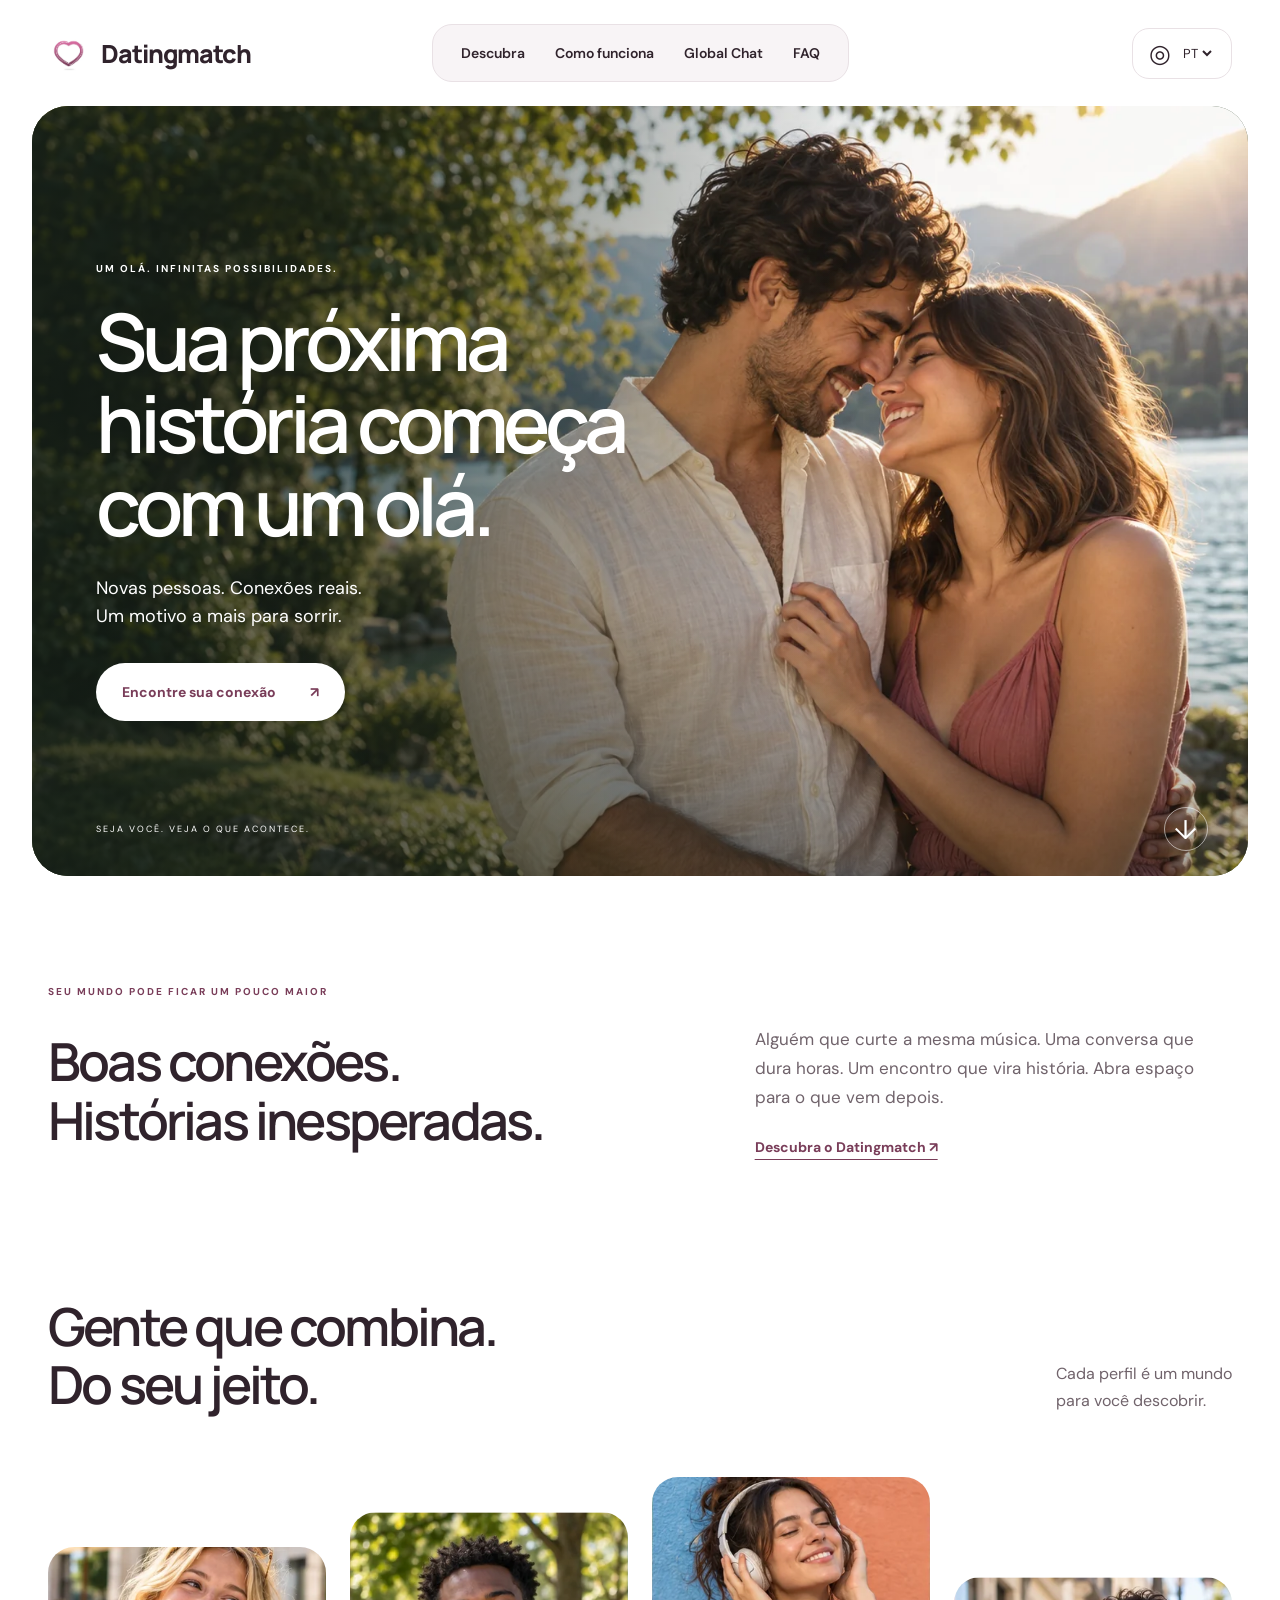
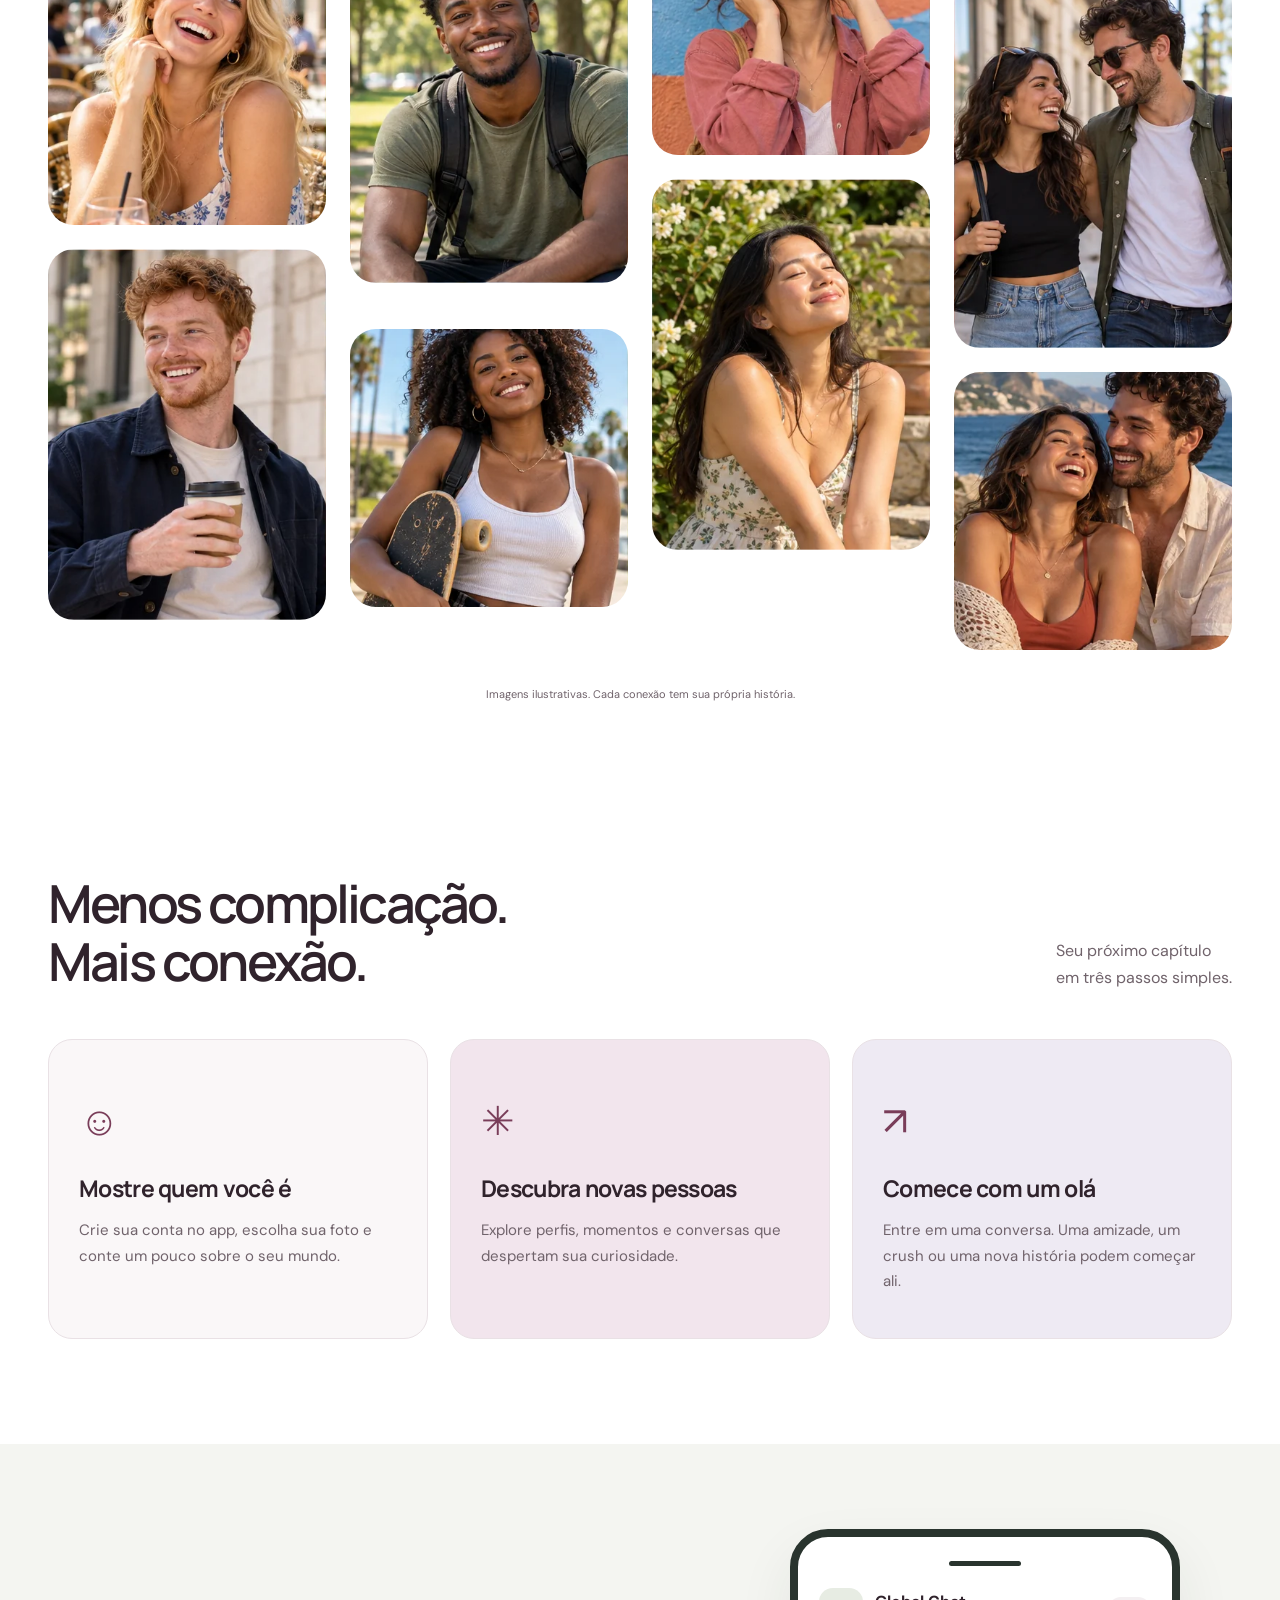
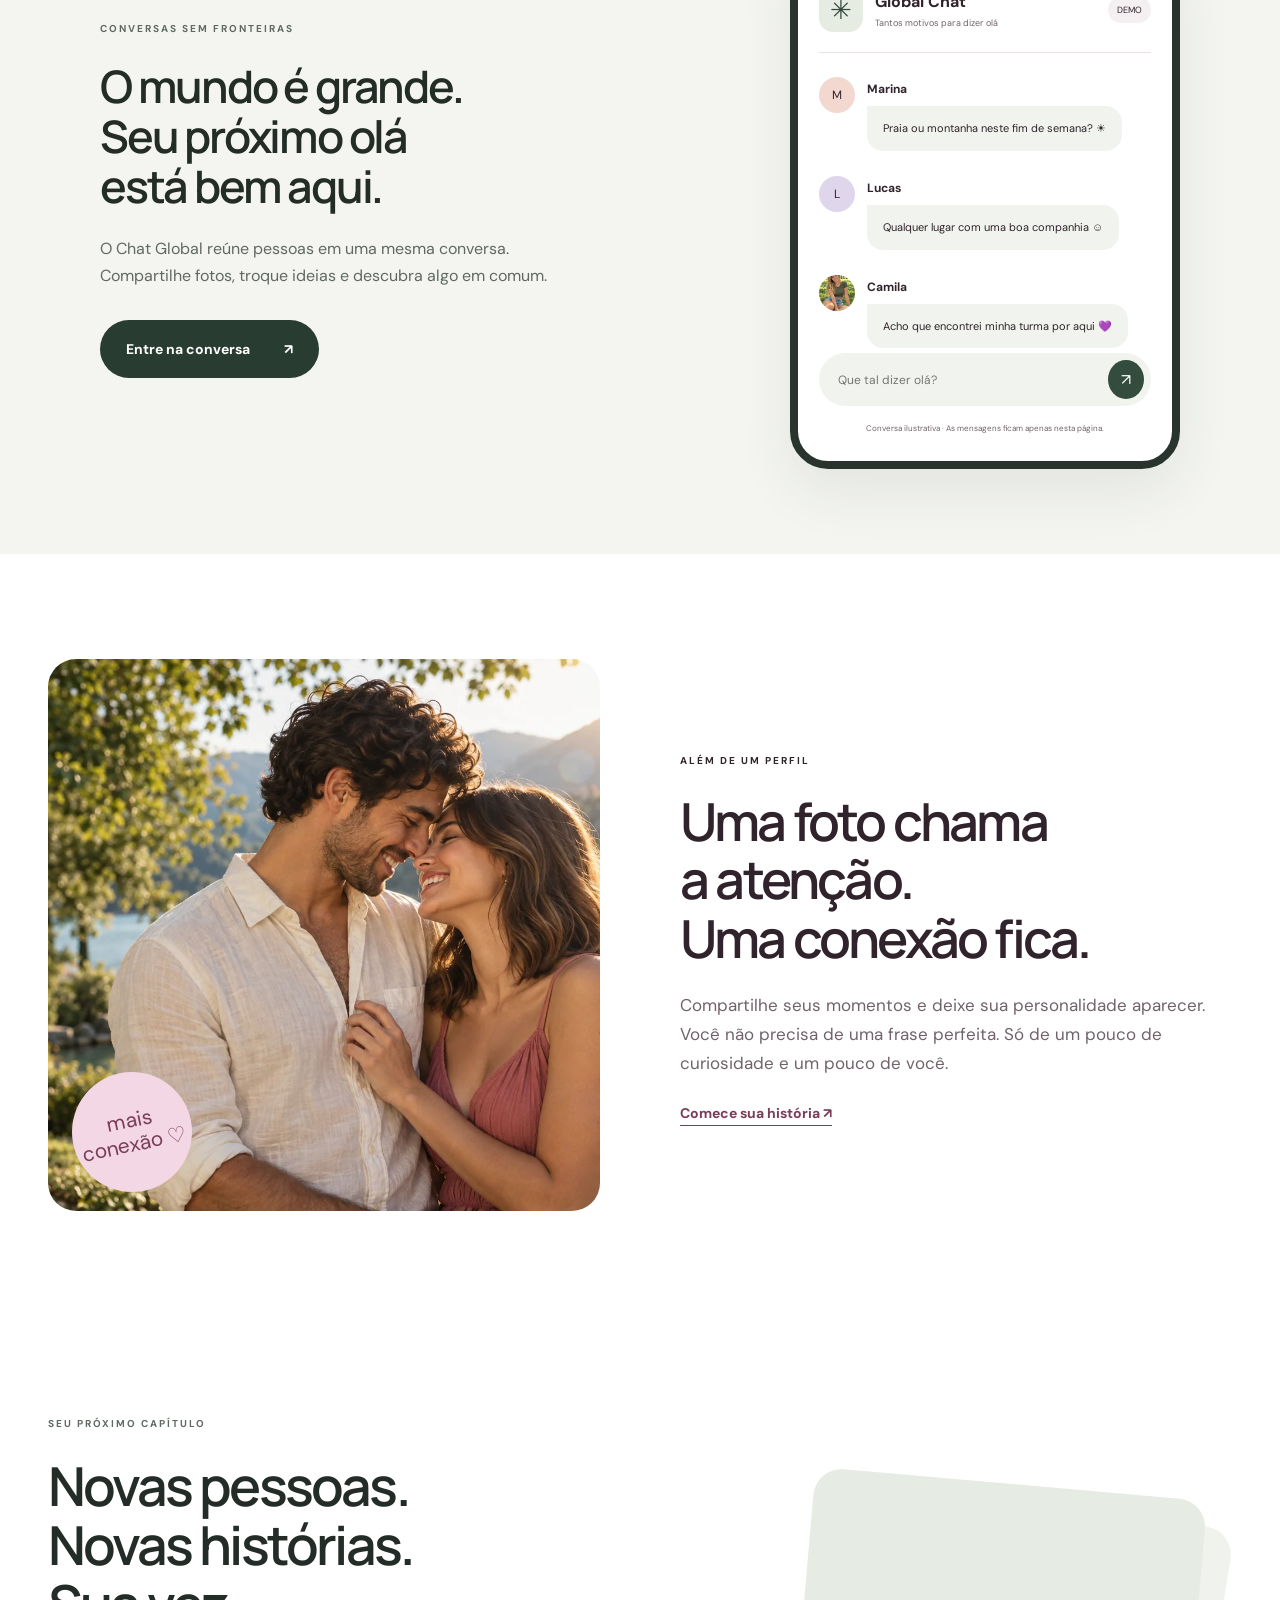
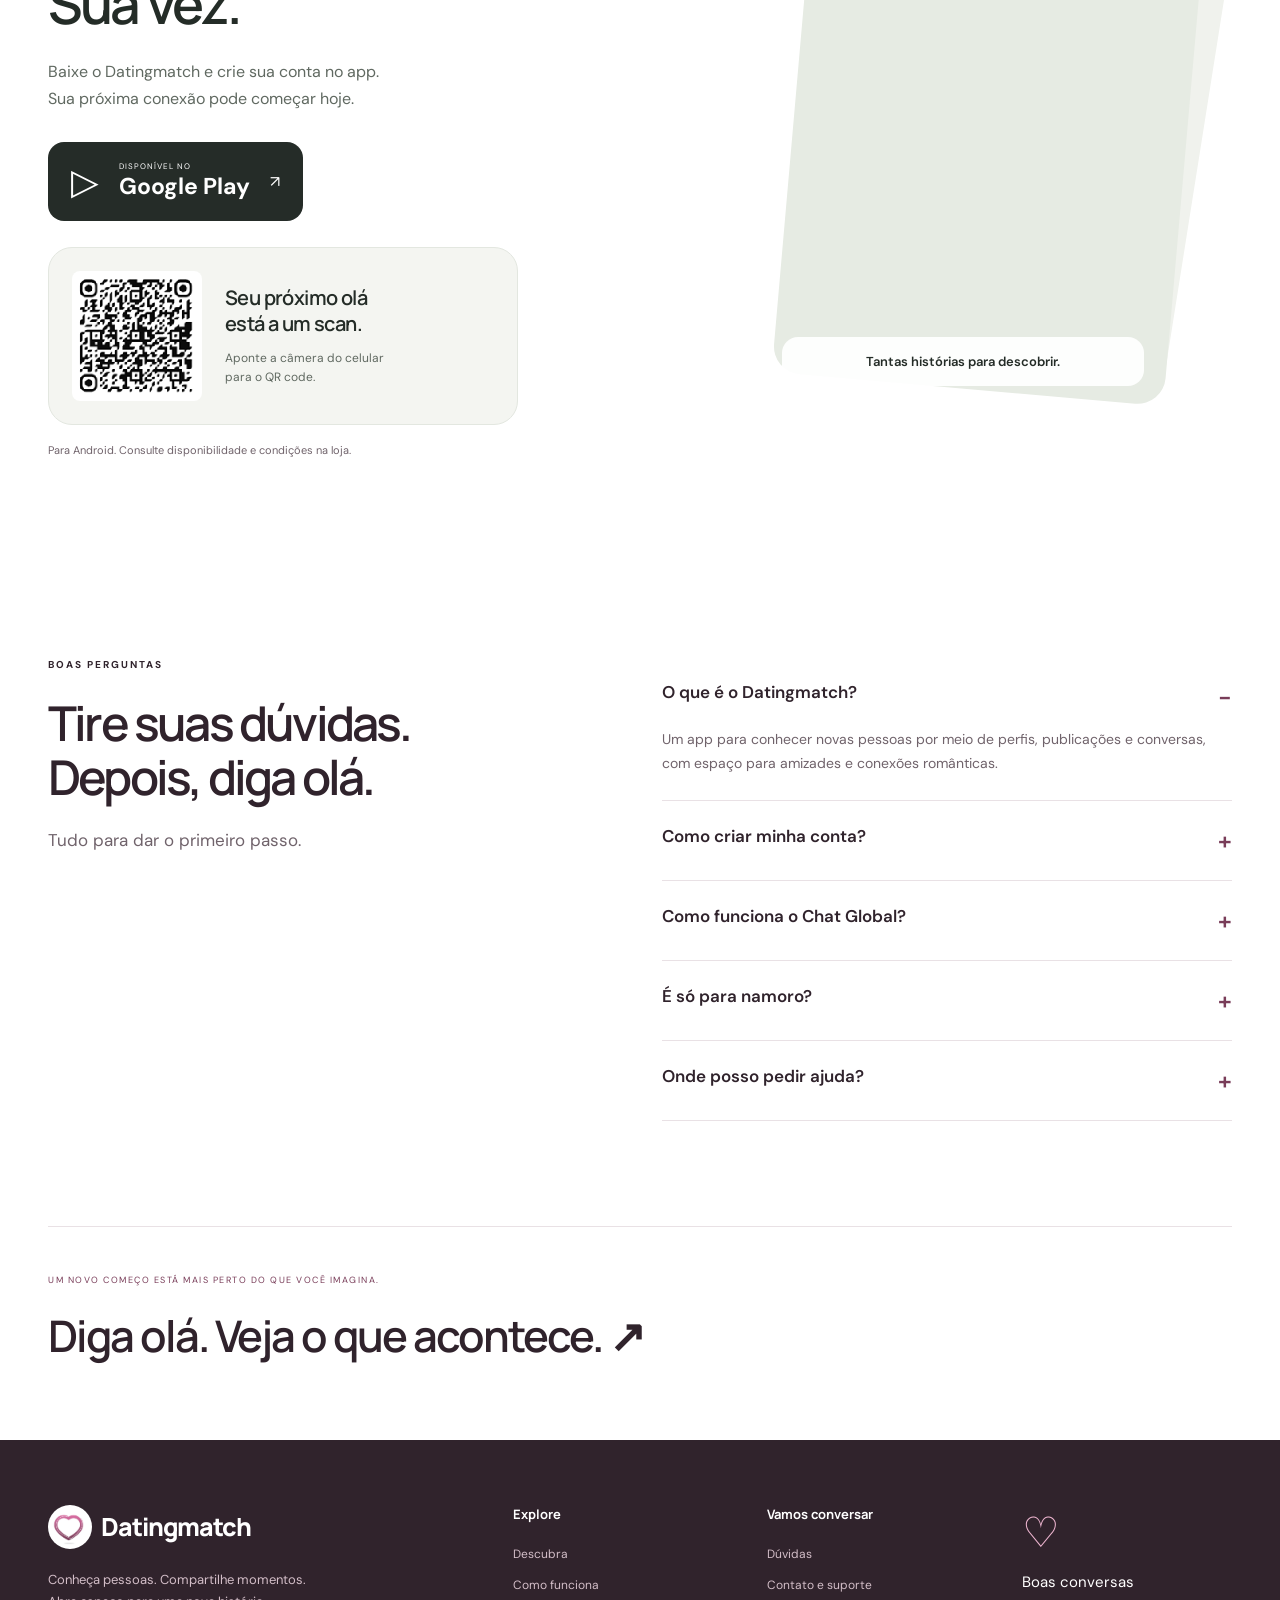
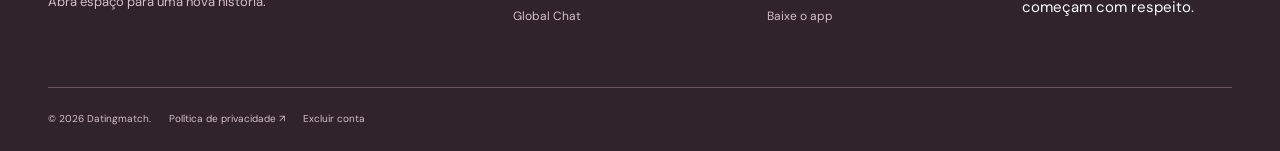
<file: index.html>
<!doctype html><html lang="pt-BR"><head><meta charset="utf-8"><meta name="viewport" content="width=device-width,initial-scale=1"><meta name="theme-color" content="#793d59"><meta name="description" content="Conheça novas pessoas para namoro e amizades no Datingmatch. Explore perfis, compartilhe momentos e participe do Chat Global. Disponível para Android."><title>Datingmatch — App de relacionamento, namoro e amizades</title><link rel="stylesheet" href="/landing.780e5fa1eb92.css"><link rel="canonical" href="https://www.datingmatch.com.br/">
<meta name="robots" content="index,follow,max-image-preview:large">
<meta property="og:type" content="website"><meta property="og:locale" content="pt_BR">
<meta property="og:site_name" content="Datingmatch"><meta property="og:title" content="Datingmatch — Seu próximo encontro começa aqui">
<meta property="og:description" content="Conheça novas pessoas, compartilhe momentos e descubra conexões para namoro e amizades no Datingmatch.">
<meta property="og:url" content="https://www.datingmatch.com.br/"><meta property="og:image" content="https://www.datingmatch.com.br/assets/hero-v3.a6578cf535ec.webp">
<meta property="og:image:alt" content="Casal sorrindo em um dia ensolarado">
<meta name="twitter:card" content="summary_large_image"><meta name="twitter:title" content="Datingmatch — Namoro e amizades">
<meta name="twitter:description" content="Novas pessoas, boas conversas e novas histórias. Conheça o Datingmatch."><meta name="twitter:image" content="https://www.datingmatch.com.br/assets/hero-v3.a6578cf535ec.webp">
<link rel="icon" type="image/png" sizes="32x32" href="/assets/images/favicon/favicon-32x32.png"><link rel="icon" type="image/png" sizes="16x16" href="/assets/images/favicon/favicon-16x16.png"><link rel="apple-touch-icon" href="/assets/images/favicon/apple-touch-icon.png">
<link rel="preconnect" href="https://fonts.googleapis.com"><link rel="preconnect" href="https://fonts.gstatic.com" crossorigin>
<script type="application/ld+json">{"@context": "https://schema.org", "@graph": [{"@type": "Organization", "@id": "https://www.datingmatch.com.br/#organization", "name": "Datingmatch", "url": "https://www.datingmatch.com.br/", "logo": "https://www.datingmatch.com.br/assets/brand-heart.bee83dc1ebd8.webp", "email": "datingmatch.contato@gmail.com"}, {"@type": "WebSite", "@id": "https://www.datingmatch.com.br/#website", "name": "Datingmatch", "url": "https://www.datingmatch.com.br/", "inLanguage": "pt-BR", "publisher": {"@id": "https://www.datingmatch.com.br/#organization"}}]}</script><link rel="alternate" hreflang="pt-BR" href="https://www.datingmatch.com.br/"><link rel="alternate" hreflang="en" href="https://www.datingmatch.com.br/en/"><link rel="alternate" hreflang="x-default" href="https://www.datingmatch.com.br/"></head><body>
<a class="skip-link" href="#main-content">Pular para o conteúdo</a><header class="header"><a class="brand" href="#inicio" aria-label="Datingmatch início"><img src="/assets/brand-heart.bee83dc1ebd8.webp" alt="">Datingmatch</a><nav id="navigation" aria-label="Menu principal"><a href="#sobre" data-en="Discover">Descubra</a><a href="#como-funciona" data-en="How it works">Como funciona</a><a href="#global-chat">Global Chat</a><a href="#faq">FAQ</a></nav><div class="header-tools"><label class="language"><span aria-hidden="true">◎</span><span class="sr-only" data-en="Language">Idioma</span><select id="language" aria-label="Idioma"><option value="pt">PT</option><option value="en">EN</option></select></label><button class="menu" aria-label="Abrir menu" aria-expanded="false">☰</button></div></header>
<main id="main-content"><section id="inicio" class="hero"><video id="hero-film" src="/assets/hero-film.8a8c3b9a7493.mp4" muted autoplay loop playsinline preload="metadata" poster="/assets/hero-v3.a6578cf535ec.webp" aria-hidden="true"></video><div class="hero-overlay"></div><div class="hero-content"><span class="eyebrow" data-en="A LITTLE HELLO. ENDLESS POSSIBILITIES.">UM OLÁ. INFINITAS POSSIBILIDADES.</span><h1 data-en="Your next<br>story starts<br>with a hello.">Sua próxima<br>história começa<br>com um olá.</h1><p data-en="New people. Real connections. A reason to smile.">Novas pessoas. Conexões reais.<br>Um motivo a mais para sorrir.</p><a class="button light" href="#create-account"><span data-en="Find your connection">Encontre sua conexão</span><span>↗</span></a></div><div class="hero-bottom"><span data-en="BE YOURSELF. SEE WHAT HAPPENS.">SEJA VOCÊ. VEJA O QUE ACONTECE.</span><a href="#sobre" aria-label="Explorar página">↓</a></div></section>
<section id="sobre" class="intro container"><span class="eyebrow" data-en="YOUR WORLD CAN GET A LITTLE BIGGER">SEU MUNDO PODE FICAR UM POUCO MAIOR</span><div class="intro-grid"><h2 data-en="Good connections.<br>Unexpected stories.">Boas conexões.<br>Histórias inesperadas.</h2><div><p data-en="Someone who shares your music taste. A conversation that lasts for hours. An encounter that becomes a story. Make room for what comes next.">Alguém que curte a mesma música. Uma conversa que dura horas. Um encontro que vira história. Abra espaço para o que vem depois.</p><a class="text-link" href="#create-account" data-en="Discover Datingmatch ↗">Descubra o Datingmatch ↗</a></div></div></section>
<section class="people-section"><div class="container"><div class="section-heading"><h2 data-en="Your kind of people.<br>Your way of connecting.">Gente que combina.<br>Do seu jeito.</h2><p data-en="Every profile is a world waiting to be discovered.">Cada perfil é um mundo<br>para você descobrir.</p></div><div class="mosaic" aria-label="Galeria de conexões"><div class="mosaic-column"><div class="gallery-photo" role="img" aria-label="Mulher loira sorrindo em uma cafeteria" style="--x:0%;--y:0%"></div><div class="gallery-photo tall" role="img" aria-label="Homem ruivo tomando café" style="--x:0%;--y:100%"></div></div><div class="mosaic-column"><div class="gallery-photo tall" role="img" aria-label="Homem negro sorrindo em um parque" style="--x:33.333%;--y:0%"></div><div class="gallery-photo" role="img" aria-label="Mulher negra com um skate" style="--x:33.333%;--y:100%"></div></div><div class="mosaic-column"><div class="gallery-photo" role="img" aria-label="Mulher ouvindo música ao ar livre" style="--x:66.667%;--y:0%"></div><div class="gallery-photo tall" role="img" aria-label="Mulher aproveitando o sol no jardim" style="--x:66.667%;--y:100%"></div></div><div class="mosaic-column"><div class="gallery-photo tall" role="img" aria-label="Duas pessoas sorrindo na cidade" style="--x:100%;--y:0%"></div><div class="gallery-photo" role="img" aria-label="Casal rindo à beira-mar" style="--x:100%;--y:100%"></div></div></div><p class="image-note" data-en="Illustrative images. Every connection has its own story.">Imagens ilustrativas. Cada conexão tem sua própria história.</p></div></section>
<section id="como-funciona" class="container section"><div class="section-heading"><h2 data-en="Less overthinking.<br>More connecting.">Menos complicação.<br>Mais conexão.</h2><p data-en="Your next chapter<br>in three simple steps.">Seu próximo capítulo<br>em três passos simples.</p></div><div class="steps"><article><span class="step-symbol">☺</span><h3 data-en="Show up as you">Mostre quem você é</h3><p data-en="Create your account in the app, choose your photo and share a little of your world.">Crie sua conta no app, escolha sua foto e conte um pouco sobre o seu mundo.</p></article><article><span class="step-symbol">✳</span><h3 data-en="Find your people">Descubra novas pessoas</h3><p data-en="Explore profiles, moments and conversations that spark your curiosity.">Explore perfis, momentos e conversas que despertam sua curiosidade.</p></article><article><span class="step-symbol">↗</span><h3 data-en="Start with a hello">Comece com um olá</h3><p data-en="Join a conversation. A friendship, a crush or a new story can start there.">Entre em uma conversa. Uma amizade, um crush ou uma nova história podem começar ali.</p></article></div></section>
<section id="global-chat" class="chat-section"><div class="container split"><div class="chat-copy"><span class="eyebrow" data-en="CONVERSATIONS WITHOUT BORDERS">CONVERSAS SEM FRONTEIRAS</span><h2 data-en="The world is big.<br>Your next hello<br>is right here.">O mundo é grande.<br>Seu próximo olá<br>está bem aqui.</h2><p data-en="Global Chat brings people together in one conversation. Share photos, exchange ideas and discover something in common.">O Chat Global reúne pessoas em uma mesma conversa. Compartilhe fotos, troque ideias e descubra algo em comum.</p><a class="button light" href="#create-account"><span data-en="Join the conversation">Entre na conversa</span><span>↗</span></a></div><div class="chat-demo"><div class="chat-header"><span class="chat-icon">✳</span><div><b>Global Chat</b><small data-en="So many reasons to say hello">Tantos motivos para dizer olá</small></div><span class="demo-tag" data-en="DEMO">DEMO</span></div><div id="messages" aria-live="polite"><div class="chat-row"><span class="avatar">M</span><div><b>Marina</b><p data-en="Beach or mountains this weekend? ☀">Praia ou montanha neste fim de semana? ☀</p></div></div><div class="chat-row"><span class="avatar lavender">L</span><div><b>Lucas</b><p data-en="Anywhere with good company ☺">Qualquer lugar com uma boa companhia ☺</p></div></div><div class="chat-row"><img class="avatar" src="/assets/camila.d4b7beb50f01.webp" alt="" loading="lazy" decoding="async"><div><b>Camila</b><p data-en="I think I found my people here 💜">Acho que encontrei minha turma por aqui 💜</p></div></div></div><form id="demo-form"><label class="sr-only" for="message" data-en="Try a message">Experimente uma mensagem</label><input id="message" placeholder="Que tal dizer olá?" maxlength="180" required><button aria-label="Enviar mensagem de demonstração">↗</button></form><small class="demo-label" data-en="Illustrative conversation · Messages stay only on this page.">Conversa ilustrativa · As mensagens ficam apenas nesta página.</small></div></div></section>
<section class="container connection section"><div class="connection-photo"><img src="/assets/hero-v3.a6578cf535ec.webp" alt="Casal sorrindo em um dia ensolarado" loading="lazy" decoding="async"><span class="photo-stamp">mais<br>conexão ♡</span></div><div><span class="eyebrow" data-en="BEYOND A PROFILE">ALÉM DE UM PERFIL</span><h2 data-en="A photo catches<br>your eye.<br>A connection stays.">Uma foto chama<br>a atenção.<br>Uma conexão fica.</h2><p data-en="Share your moments and let your personality show. You do not need a perfect opening line. Just a little curiosity and a little you.">Compartilhe seus momentos e deixe sua personalidade aparecer. Você não precisa de uma frase perfeita. Só de um pouco de curiosidade e um pouco de você.</p><a class="text-link" href="#create-account" data-en="Start your story ↗">Comece sua história ↗</a></div></section>
<section id="create-account" class="download"><div class="container split"><div><span class="eyebrow" data-en="YOUR NEXT CHAPTER">SEU PRÓXIMO CAPÍTULO</span><h2 data-en="New people.<br>New stories.<br>Your move.">Novas pessoas.<br>Novas histórias.<br>Sua vez.</h2><p data-en="Download Datingmatch and create your account in the app. Your next connection can start today.">Baixe o Datingmatch e crie sua conta no app.<br>Sua próxima conexão pode começar hoje.</p><a class="store-button" href="https://play.google.com/store/apps/details?id=br.com.dropmessage" target="_blank" rel="noopener"><span>▷</span><div><small data-en="GET IT ON">DISPONÍVEL NO</small><b>Google Play</b></div><span>↗</span></a><div class="qr-box"><a href="https://play.google.com/store/apps/details?id=br.com.dropmessage" target="_blank" rel="noopener" aria-label="Abrir Datingmatch no Google Play"><img src="/assets/download-qr.4765aa2894f1.png" alt="QR code fornecido para baixar o aplicativo" width="148" height="148"></a><div><b data-en="Your next hello<br>is one scan away.">Seu próximo olá<br>está a um scan.</b><p data-en="Scan the QR code with your phone camera.">Aponte a câmera do celular<br>para o QR code.</p></div></div><small class="availability" data-en="For Android. Check the store for availability and terms.">Para Android. Consulte disponibilidade e condições na loja.</small></div><div class="download-visual"><div class="download-photo-stack" aria-label="Novas pessoas e possibilidades"><div class="download-photo slide-one" role="img" aria-label="Mulher sorrindo em uma cafeteria" style="--x:0%;--y:0%"></div><div class="download-photo slide-two" role="img" aria-label="Homem sorrindo em um parque" style="--x:33.333%;--y:0%"></div><div class="download-photo slide-three" role="img" aria-label="Mulher com skate ao ar livre" style="--x:33.333%;--y:100%"></div><span class="visual-caption" data-en="So many stories to discover.">Tantas histórias para descobrir.</span></div></div></div></section>
<section id="faq" class="container section faq-grid"><div><span class="eyebrow" data-en="GOOD QUESTIONS">BOAS PERGUNTAS</span><h2 data-en="A little clarity.<br>Then, a hello.">Tire suas dúvidas.<br>Depois, diga olá.</h2><p data-en="Everything you need to get started.">Tudo para dar o primeiro passo.</p></div><div class="faq-list"><details open><summary data-en="What is Datingmatch?">O que é o Datingmatch?</summary><p data-en="An app to meet new people through profiles, posts and conversations, with room for friendship and romantic connections.">Um app para conhecer novas pessoas por meio de perfis, publicações e conversas, com espaço para amizades e conexões românticas.</p></details><details><summary data-en="How do I create my account?">Como criar minha conta?</summary><p data-en="Download the app from Google Play and follow the setup steps. Account creation happens in the app.">Baixe o app no Google Play e siga as etapas de cadastro. A criação da conta acontece dentro do aplicativo.</p></details><details><summary data-en="What is Global Chat?">Como funciona o Chat Global?</summary><p data-en="A shared space to exchange messages, share photos and meet people beyond your everyday circle.">Um espaço compartilhado para trocar mensagens, publicar fotos e conhecer pessoas além do seu círculo habitual.</p></details><details><summary data-en="Is it only for dating?">É só para namoro?</summary><p data-en="You can make friends, expand your circle or explore a romantic connection. Let the conversation unfold.">Você pode fazer amizades, ampliar seu círculo ou descobrir uma conexão romântica. Deixe a conversa acontecer.</p></details><details><summary data-en="Where can I get help?">Onde posso pedir ajuda?</summary><p><span data-en="Contact our team at ">Fale com nossa equipe pelo e-mail </span><a href="mailto:datingmatch.contato@gmail.com">datingmatch.contato@gmail.com</a>.</p></details></div></section>
<section class="final-cta container"><span data-en="A NEW BEGINNING IS CLOSER THAN YOU THINK.">UM NOVO COMEÇO ESTÁ MAIS PERTO DO QUE VOCÊ IMAGINA.</span><a href="#create-account" data-en="Say hello. See what happens. ↗">Diga olá. Veja o que acontece. ↗</a></section></main>
<footer><div class="container footer-grid"><div><a class="brand" href="#inicio"><img src="/assets/brand-heart.bee83dc1ebd8.webp" alt="">Datingmatch</a><p data-en="Meet people. Share moments.<br>Make room for a new story.">Conheça pessoas. Compartilhe momentos.<br>Abra espaço para uma nova história.</p></div><div><h3 data-en="Explore">Explore</h3><a href="#sobre" data-en="Discover">Descubra</a><a href="#como-funciona" data-en="How it works">Como funciona</a><a href="#global-chat">Global Chat</a></div><div><h3 data-en="Let's connect">Vamos conversar</h3><a href="#faq" data-en="Questions">Dúvidas</a><a href="mailto:datingmatch.contato@gmail.com" data-en="Contact & support">Contato e suporte</a><a href="#create-account" data-en="Get the app">Baixe o app</a></div><div class="footer-message"><span>♡</span><p data-en="Good conversations<br>start with respect.">Boas conversas<br>começam com respeito.</p></div></div><div class="container footer-bottom"><span>© <span id="year">2026</span> Datingmatch.</span><a href="/privacy/" data-en="Privacy policy ↗">Política de privacidade ↗</a><a href="/delete-account.html" data-en="Delete account">Excluir conta</a></div></footer><script src="/app.9f6f04eb46cd.js"></script></body></html>
</file>
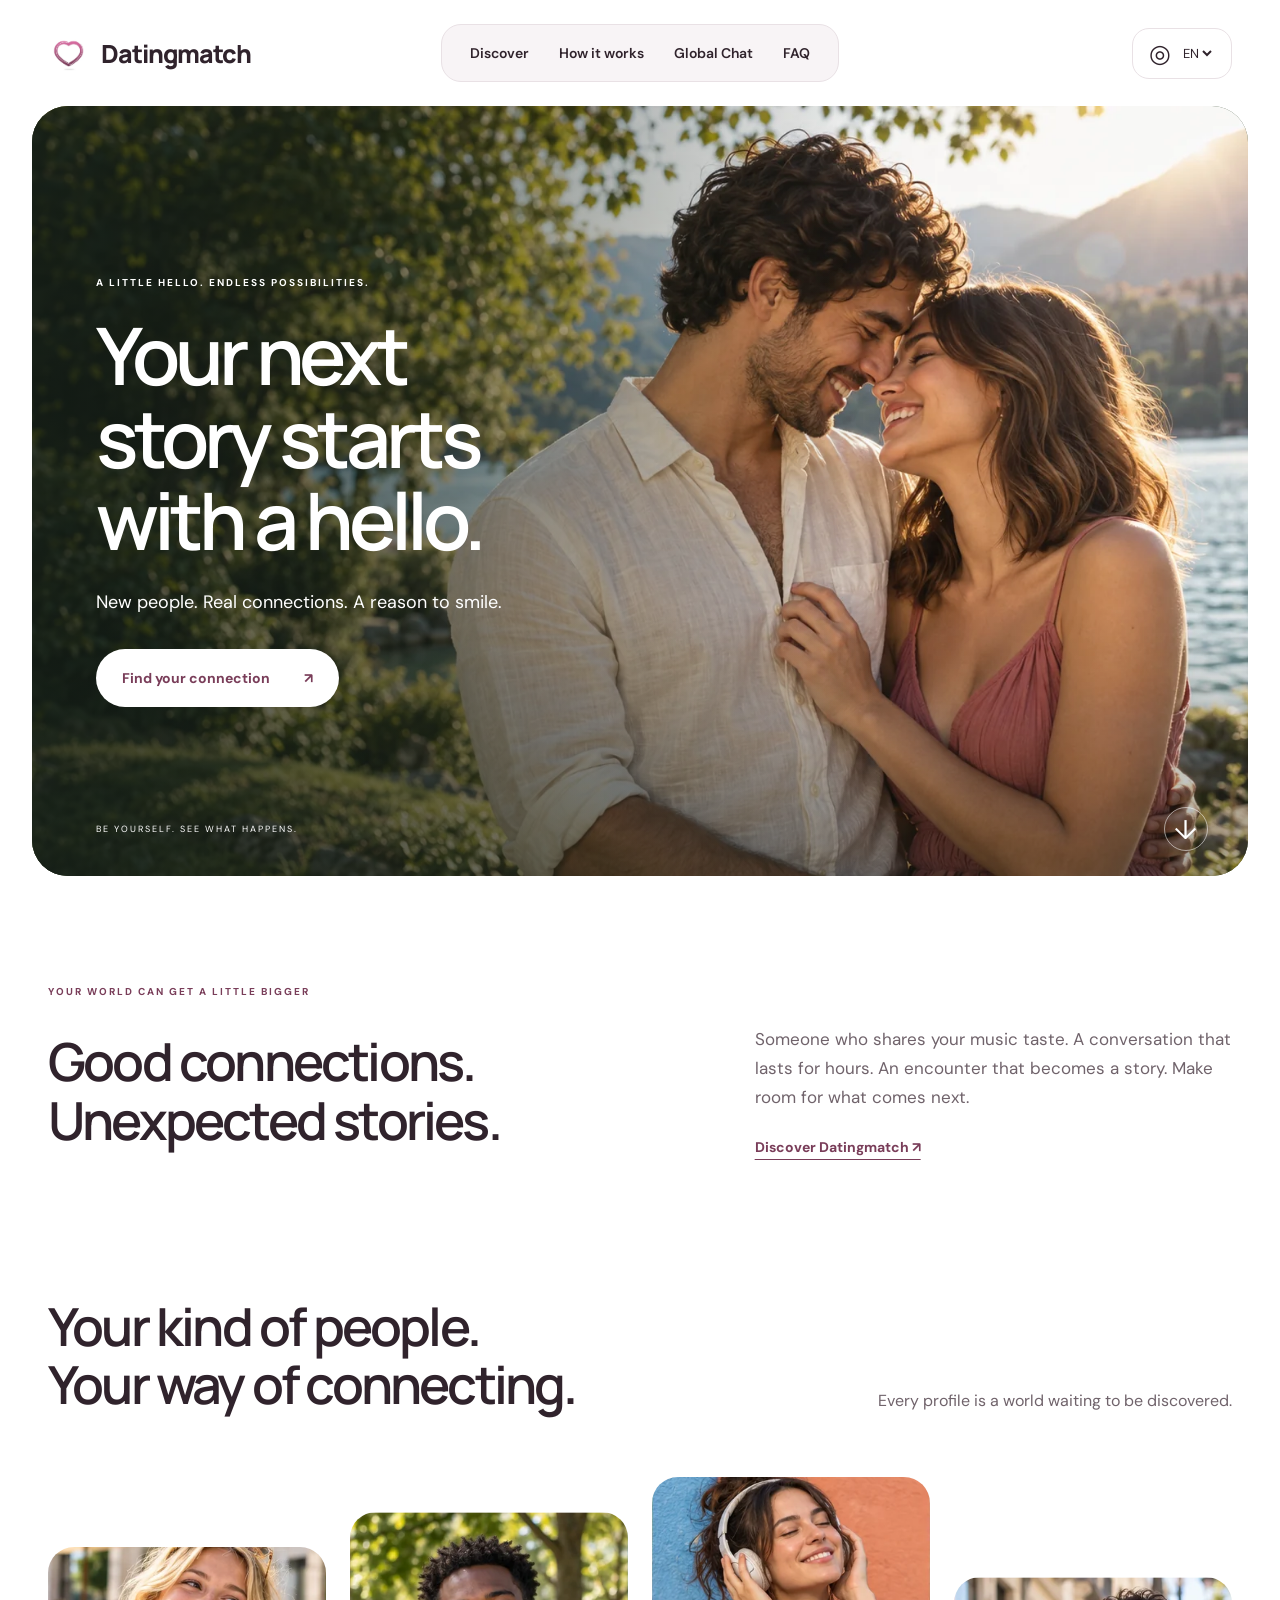
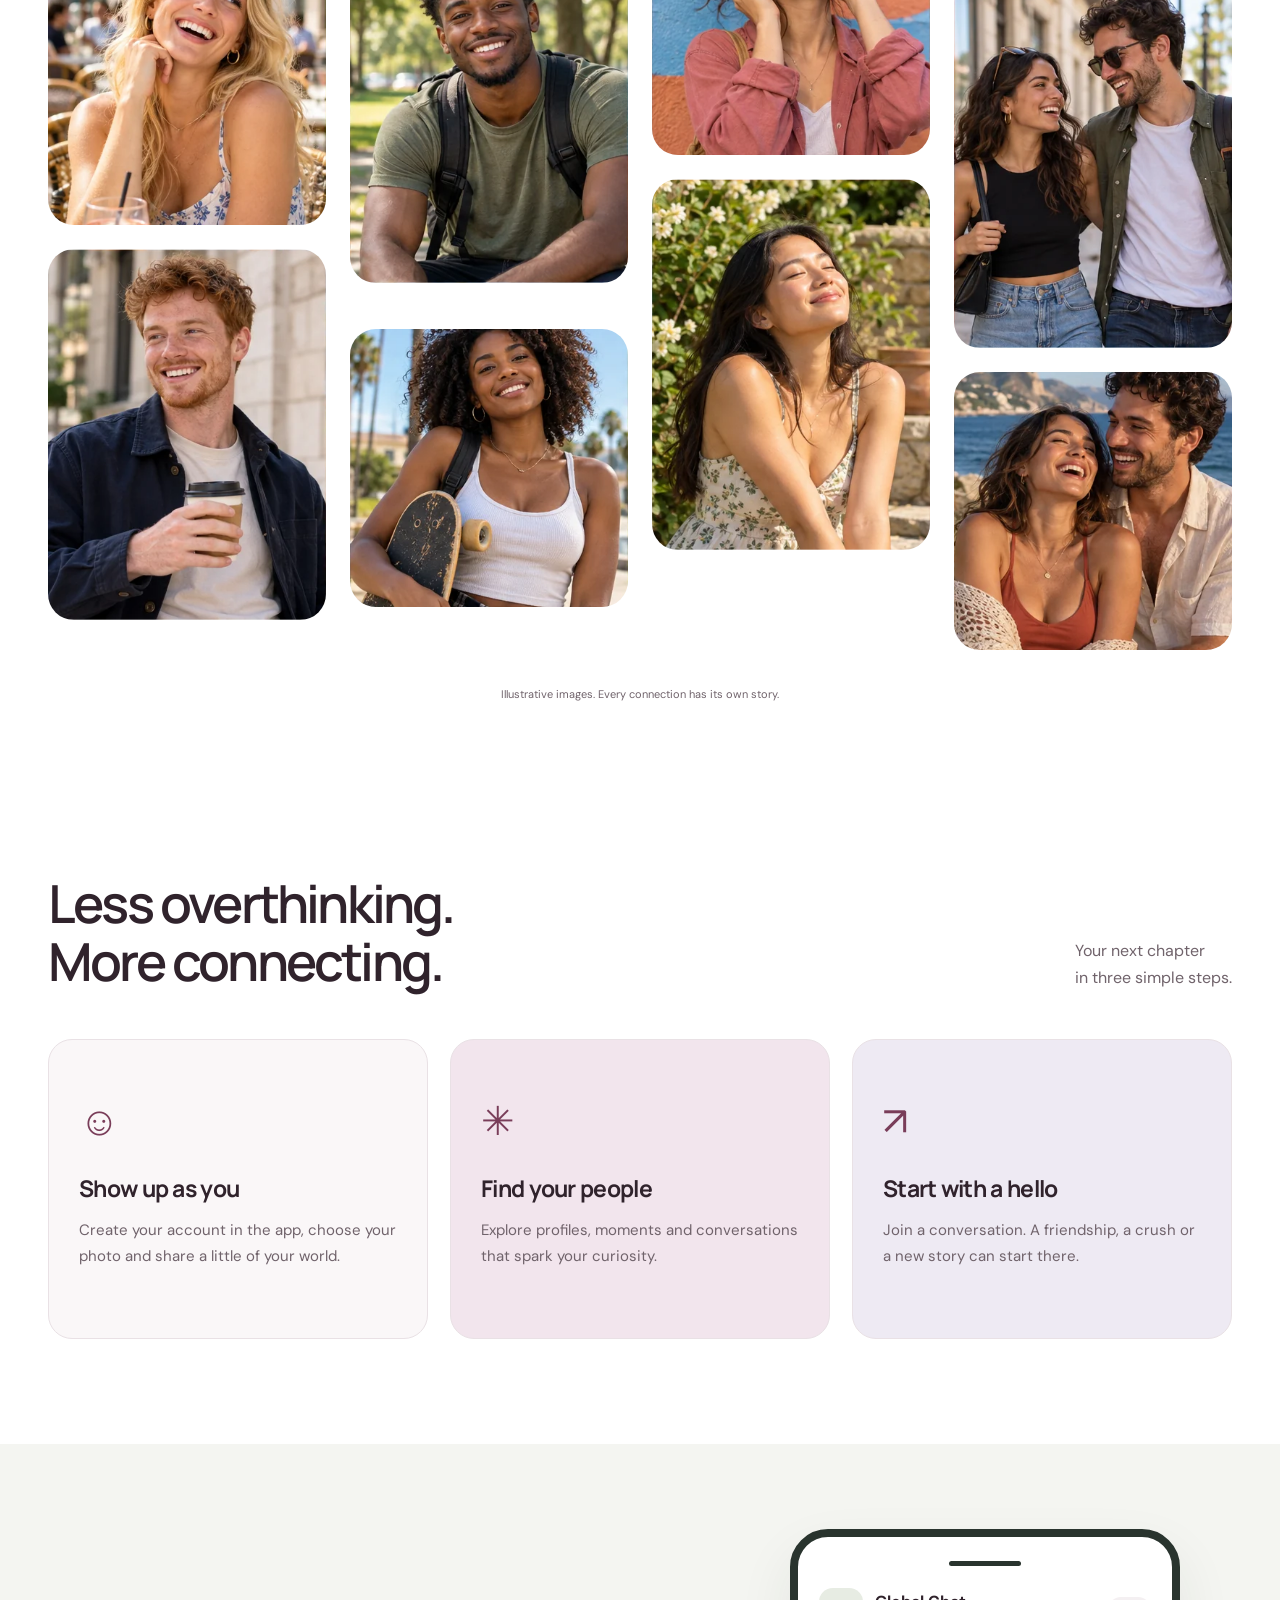
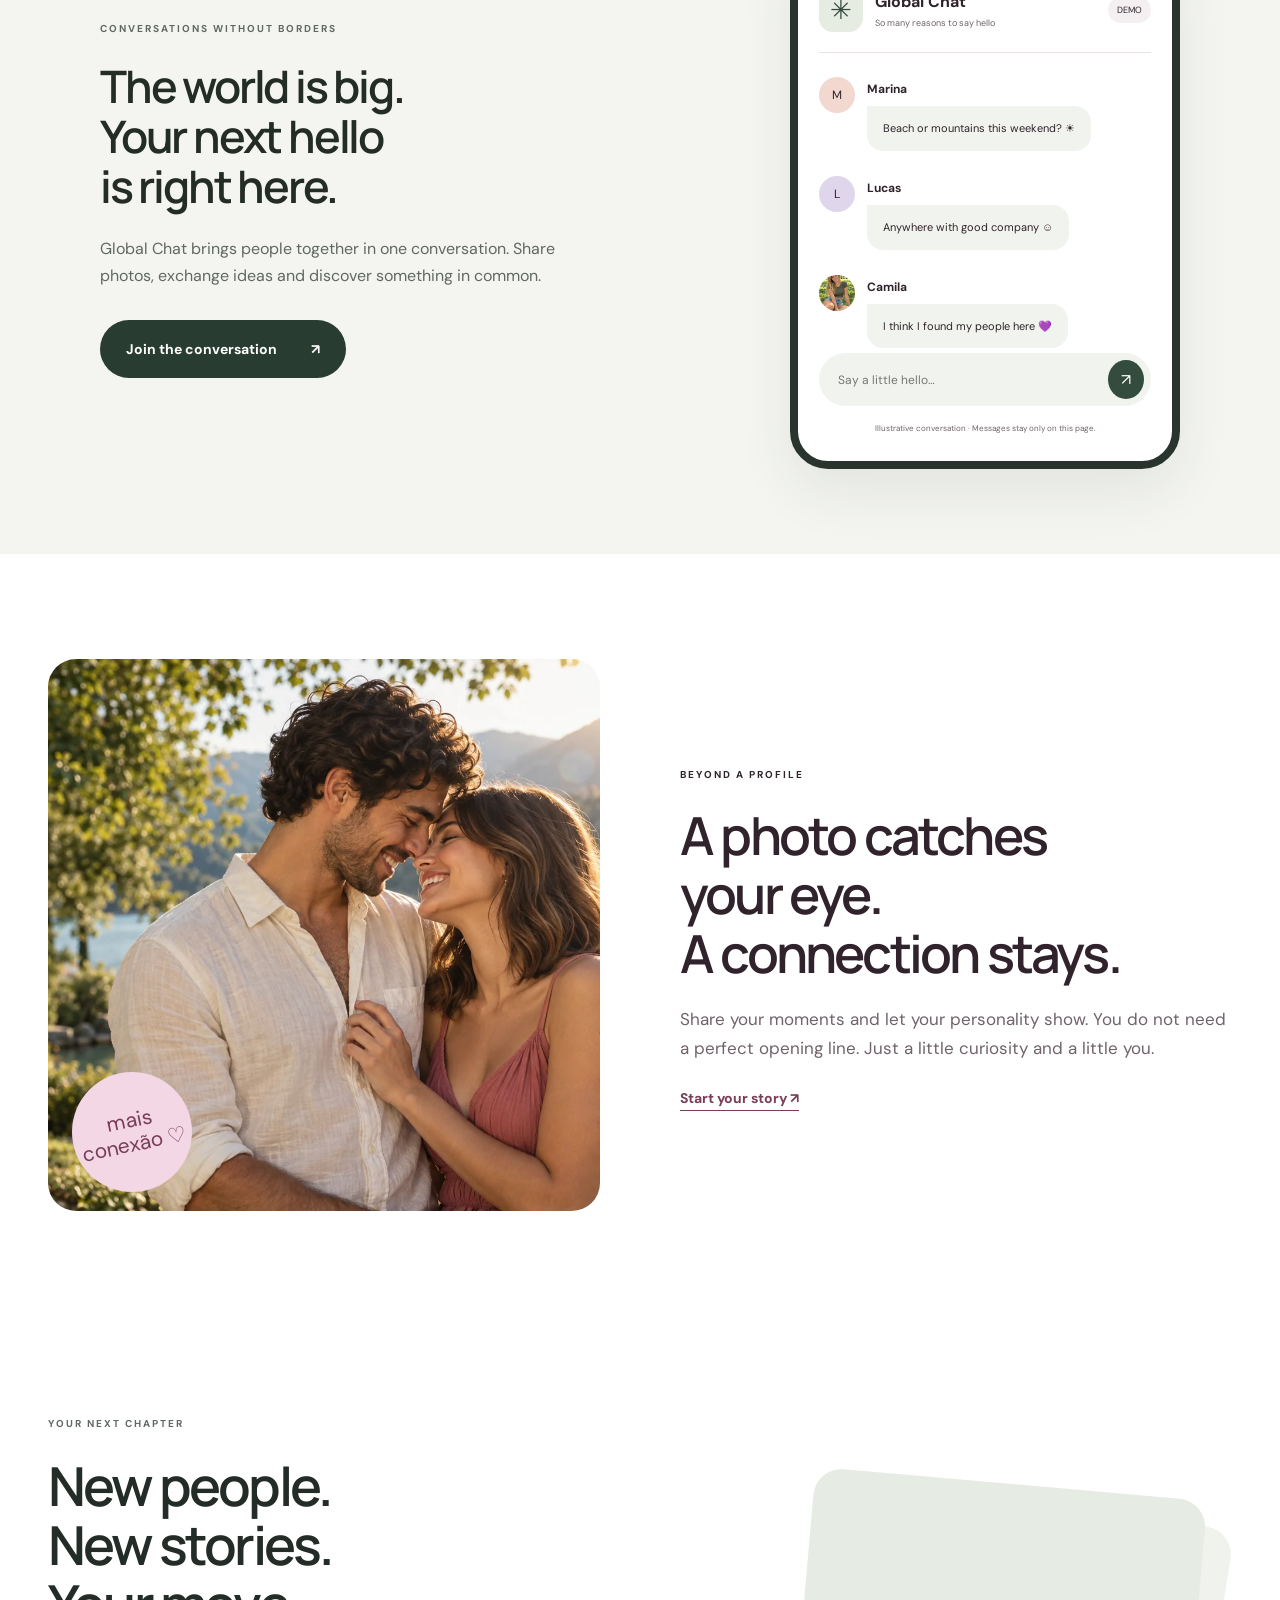
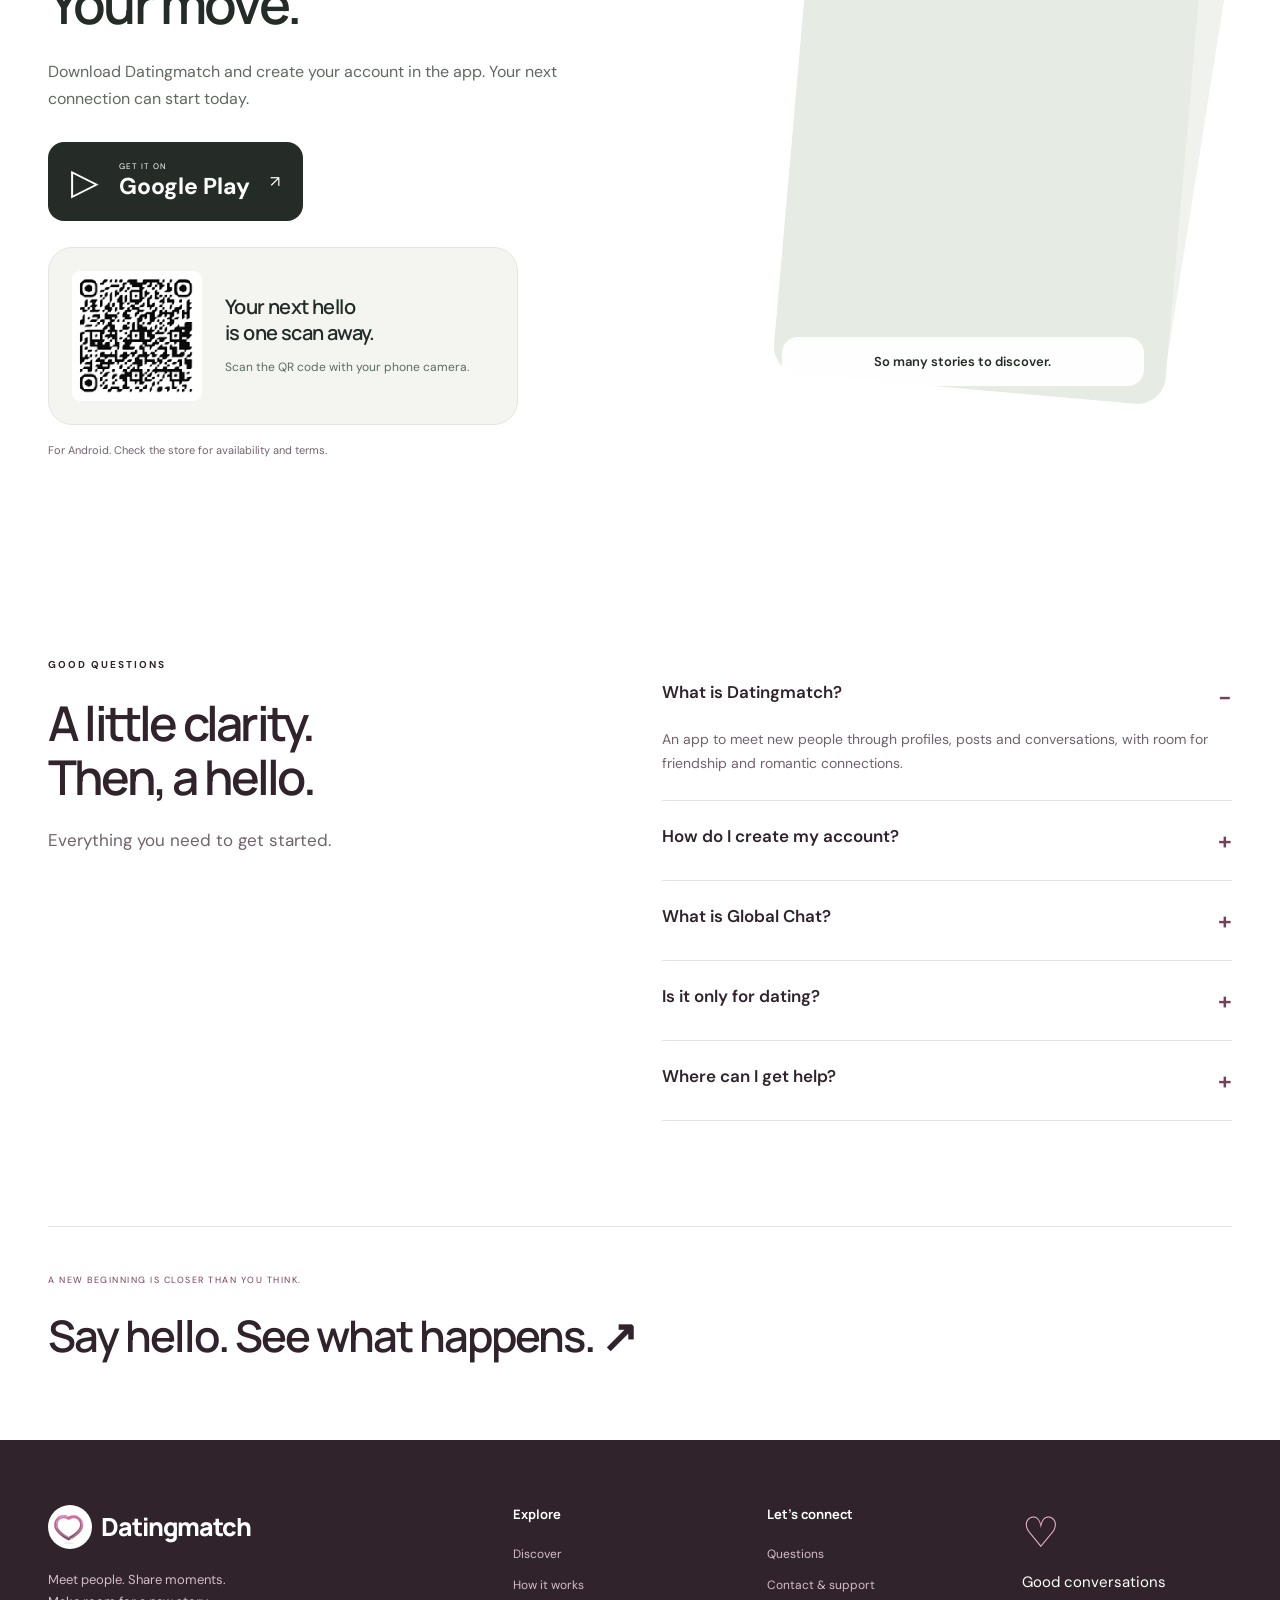
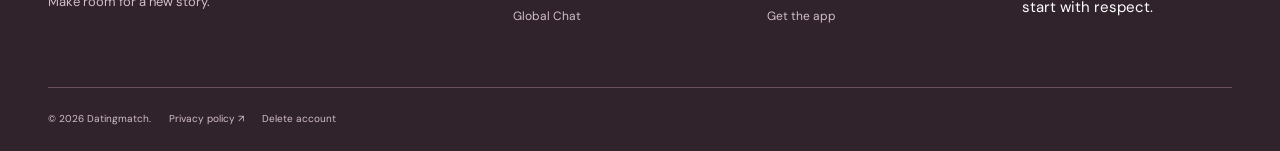
<file: en/index.html>
<!doctype html><html lang="en"><head><meta charset="utf-8"><meta name="viewport" content="width=device-width,initial-scale=1"><meta name="theme-color" content="#793d59"><meta name="description" content="Meet new people for dating and friendship on Datingmatch. Explore profiles, share moments and join Global Chat. Available for Android."><title>Datingmatch — Dating, chat and new friendships</title><link rel="stylesheet" href="/landing.780e5fa1eb92.css"><link rel="canonical" href="https://www.datingmatch.com.br/en/">
<meta name="robots" content="index,follow,max-image-preview:large">
<meta property="og:type" content="website"><meta property="og:locale" content="en_US">
<meta property="og:site_name" content="Datingmatch"><meta property="og:title" content="Datingmatch — Your next connection starts here">
<meta property="og:description" content="Meet new people, share moments and discover connections for dating and friendship on Datingmatch.">
<meta property="og:url" content="https://www.datingmatch.com.br/en/"><meta property="og:image" content="https://www.datingmatch.com.br/assets/hero-v3.a6578cf535ec.webp">
<meta property="og:image:alt" content="Casal sorrindo em um dia ensolarado">
<meta name="twitter:card" content="summary_large_image"><meta name="twitter:title" content="Datingmatch — Dating and friendships">
<meta name="twitter:description" content="New people, good conversations and new stories. Discover Datingmatch."><meta name="twitter:image" content="https://www.datingmatch.com.br/assets/hero-v3.a6578cf535ec.webp">
<link rel="icon" type="image/png" sizes="32x32" href="/assets/images/favicon/favicon-32x32.png"><link rel="icon" type="image/png" sizes="16x16" href="/assets/images/favicon/favicon-16x16.png"><link rel="apple-touch-icon" href="/assets/images/favicon/apple-touch-icon.png">
<link rel="preconnect" href="https://fonts.googleapis.com"><link rel="preconnect" href="https://fonts.gstatic.com" crossorigin>
<script type="application/ld+json">{"@context": "https://schema.org", "@graph": [{"@type": "Organization", "@id": "https://www.datingmatch.com.br/#organization", "name": "Datingmatch", "url": "https://www.datingmatch.com.br/", "logo": "https://www.datingmatch.com.br/assets/brand-heart.bee83dc1ebd8.webp", "email": "datingmatch.contato@gmail.com"}, {"@type": "WebSite", "@id": "https://www.datingmatch.com.br/#website", "name": "Datingmatch", "url": "https://www.datingmatch.com.br/", "inLanguage": "en", "publisher": {"@id": "https://www.datingmatch.com.br/#organization"}}]}</script><link rel="alternate" hreflang="pt-BR" href="https://www.datingmatch.com.br/"><link rel="alternate" hreflang="en" href="https://www.datingmatch.com.br/en/"><link rel="alternate" hreflang="x-default" href="https://www.datingmatch.com.br/"></head><body>
<a class="skip-link" href="#main-content">Skip to content</a><header class="header"><a class="brand" href="#inicio" aria-label="Datingmatch início"><img src="/assets/brand-heart.bee83dc1ebd8.webp" alt="">Datingmatch</a><nav id="navigation" aria-label="Main navigation"><a href="#sobre" data-en="Discover">Discover</a><a href="#como-funciona" data-en="How it works">How it works</a><a href="#global-chat">Global Chat</a><a href="#faq">FAQ</a></nav><div class="header-tools"><label class="language"><span aria-hidden="true">◎</span><span class="sr-only" data-en="Language">Language</span><select id="language" aria-label="Language"><option value="pt">PT</option><option value="en" selected>EN</option></select></label><button class="menu" aria-label="Open menu" aria-expanded="false">☰</button></div></header>
<main id="main-content"><section id="inicio" class="hero"><video id="hero-film" src="/assets/hero-film.8a8c3b9a7493.mp4" muted autoplay loop playsinline preload="metadata" poster="/assets/hero-v3.a6578cf535ec.webp" aria-hidden="true"></video><div class="hero-overlay"></div><div class="hero-content"><span class="eyebrow" data-en="A LITTLE HELLO. ENDLESS POSSIBILITIES.">A LITTLE HELLO. ENDLESS POSSIBILITIES.</span><h1 data-en="Your next<br>story starts<br>with a hello.">Your next<br>story starts<br>with a hello.</h1><p data-en="New people. Real connections. A reason to smile.">New people. Real connections. A reason to smile.</p><a class="button light" href="#create-account"><span data-en="Find your connection">Find your connection</span><span>↗</span></a></div><div class="hero-bottom"><span data-en="BE YOURSELF. SEE WHAT HAPPENS.">BE YOURSELF. SEE WHAT HAPPENS.</span><a href="#sobre" aria-label="Explore page">↓</a></div></section>
<section id="sobre" class="intro container"><span class="eyebrow" data-en="YOUR WORLD CAN GET A LITTLE BIGGER">YOUR WORLD CAN GET A LITTLE BIGGER</span><div class="intro-grid"><h2 data-en="Good connections.<br>Unexpected stories.">Good connections.<br>Unexpected stories.</h2><div><p data-en="Someone who shares your music taste. A conversation that lasts for hours. An encounter that becomes a story. Make room for what comes next.">Someone who shares your music taste. A conversation that lasts for hours. An encounter that becomes a story. Make room for what comes next.</p><a class="text-link" href="#create-account" data-en="Discover Datingmatch ↗">Discover Datingmatch ↗</a></div></div></section>
<section class="people-section"><div class="container"><div class="section-heading"><h2 data-en="Your kind of people.<br>Your way of connecting.">Your kind of people.<br>Your way of connecting.</h2><p data-en="Every profile is a world waiting to be discovered.">Every profile is a world waiting to be discovered.</p></div><div class="mosaic" aria-label="Galeria de conexões"><div class="mosaic-column"><div class="gallery-photo" role="img" aria-label="Mulher loira sorrindo em uma cafeteria" style="--x:0%;--y:0%"></div><div class="gallery-photo tall" role="img" aria-label="Homem ruivo tomando café" style="--x:0%;--y:100%"></div></div><div class="mosaic-column"><div class="gallery-photo tall" role="img" aria-label="Homem negro sorrindo em um parque" style="--x:33.333%;--y:0%"></div><div class="gallery-photo" role="img" aria-label="Mulher negra com um skate" style="--x:33.333%;--y:100%"></div></div><div class="mosaic-column"><div class="gallery-photo" role="img" aria-label="Mulher ouvindo música ao ar livre" style="--x:66.667%;--y:0%"></div><div class="gallery-photo tall" role="img" aria-label="Mulher aproveitando o sol no jardim" style="--x:66.667%;--y:100%"></div></div><div class="mosaic-column"><div class="gallery-photo tall" role="img" aria-label="Duas pessoas sorrindo na cidade" style="--x:100%;--y:0%"></div><div class="gallery-photo" role="img" aria-label="Casal rindo à beira-mar" style="--x:100%;--y:100%"></div></div></div><p class="image-note" data-en="Illustrative images. Every connection has its own story.">Illustrative images. Every connection has its own story.</p></div></section>
<section id="como-funciona" class="container section"><div class="section-heading"><h2 data-en="Less overthinking.<br>More connecting.">Less overthinking.<br>More connecting.</h2><p data-en="Your next chapter<br>in three simple steps.">Your next chapter<br>in three simple steps.</p></div><div class="steps"><article><span class="step-symbol">☺</span><h3 data-en="Show up as you">Show up as you</h3><p data-en="Create your account in the app, choose your photo and share a little of your world.">Create your account in the app, choose your photo and share a little of your world.</p></article><article><span class="step-symbol">✳</span><h3 data-en="Find your people">Find your people</h3><p data-en="Explore profiles, moments and conversations that spark your curiosity.">Explore profiles, moments and conversations that spark your curiosity.</p></article><article><span class="step-symbol">↗</span><h3 data-en="Start with a hello">Start with a hello</h3><p data-en="Join a conversation. A friendship, a crush or a new story can start there.">Join a conversation. A friendship, a crush or a new story can start there.</p></article></div></section>
<section id="global-chat" class="chat-section"><div class="container split"><div class="chat-copy"><span class="eyebrow" data-en="CONVERSATIONS WITHOUT BORDERS">CONVERSATIONS WITHOUT BORDERS</span><h2 data-en="The world is big.<br>Your next hello<br>is right here.">The world is big.<br>Your next hello<br>is right here.</h2><p data-en="Global Chat brings people together in one conversation. Share photos, exchange ideas and discover something in common.">Global Chat brings people together in one conversation. Share photos, exchange ideas and discover something in common.</p><a class="button light" href="#create-account"><span data-en="Join the conversation">Join the conversation</span><span>↗</span></a></div><div class="chat-demo"><div class="chat-header"><span class="chat-icon">✳</span><div><b>Global Chat</b><small data-en="So many reasons to say hello">So many reasons to say hello</small></div><span class="demo-tag" data-en="DEMO">DEMO</span></div><div id="messages" aria-live="polite"><div class="chat-row"><span class="avatar">M</span><div><b>Marina</b><p data-en="Beach or mountains this weekend? ☀">Beach or mountains this weekend? ☀</p></div></div><div class="chat-row"><span class="avatar lavender">L</span><div><b>Lucas</b><p data-en="Anywhere with good company ☺">Anywhere with good company ☺</p></div></div><div class="chat-row"><img class="avatar" src="/assets/camila.d4b7beb50f01.webp" alt="" loading="lazy" decoding="async"><div><b>Camila</b><p data-en="I think I found my people here 💜">I think I found my people here 💜</p></div></div></div><form id="demo-form"><label class="sr-only" for="message" data-en="Try a message">Try a message</label><input id="message" placeholder="Say a little hello…" maxlength="180" required><button aria-label="Send demo message">↗</button></form><small class="demo-label" data-en="Illustrative conversation · Messages stay only on this page.">Illustrative conversation · Messages stay only on this page.</small></div></div></section>
<section class="container connection section"><div class="connection-photo"><img src="/assets/hero-v3.a6578cf535ec.webp" alt="Casal sorrindo em um dia ensolarado" loading="lazy" decoding="async"><span class="photo-stamp">mais<br>conexão ♡</span></div><div><span class="eyebrow" data-en="BEYOND A PROFILE">BEYOND A PROFILE</span><h2 data-en="A photo catches<br>your eye.<br>A connection stays.">A photo catches<br>your eye.<br>A connection stays.</h2><p data-en="Share your moments and let your personality show. You do not need a perfect opening line. Just a little curiosity and a little you.">Share your moments and let your personality show. You do not need a perfect opening line. Just a little curiosity and a little you.</p><a class="text-link" href="#create-account" data-en="Start your story ↗">Start your story ↗</a></div></section>
<section id="create-account" class="download"><div class="container split"><div><span class="eyebrow" data-en="YOUR NEXT CHAPTER">YOUR NEXT CHAPTER</span><h2 data-en="New people.<br>New stories.<br>Your move.">New people.<br>New stories.<br>Your move.</h2><p data-en="Download Datingmatch and create your account in the app. Your next connection can start today.">Download Datingmatch and create your account in the app. Your next connection can start today.</p><a class="store-button" href="https://play.google.com/store/apps/details?id=br.com.dropmessage" target="_blank" rel="noopener"><span>▷</span><div><small data-en="GET IT ON">GET IT ON</small><b>Google Play</b></div><span>↗</span></a><div class="qr-box"><a href="https://play.google.com/store/apps/details?id=br.com.dropmessage" target="_blank" rel="noopener" aria-label="Abrir Datingmatch no Google Play"><img src="/assets/download-qr.4765aa2894f1.png" alt="QR code fornecido para baixar o aplicativo" width="148" height="148"></a><div><b data-en="Your next hello<br>is one scan away.">Your next hello<br>is one scan away.</b><p data-en="Scan the QR code with your phone camera.">Scan the QR code with your phone camera.</p></div></div><small class="availability" data-en="For Android. Check the store for availability and terms.">For Android. Check the store for availability and terms.</small></div><div class="download-visual"><div class="download-photo-stack" aria-label="Novas pessoas e possibilidades"><div class="download-photo slide-one" role="img" aria-label="Mulher sorrindo em uma cafeteria" style="--x:0%;--y:0%"></div><div class="download-photo slide-two" role="img" aria-label="Homem sorrindo em um parque" style="--x:33.333%;--y:0%"></div><div class="download-photo slide-three" role="img" aria-label="Mulher com skate ao ar livre" style="--x:33.333%;--y:100%"></div><span class="visual-caption" data-en="So many stories to discover.">So many stories to discover.</span></div></div></div></section>
<section id="faq" class="container section faq-grid"><div><span class="eyebrow" data-en="GOOD QUESTIONS">GOOD QUESTIONS</span><h2 data-en="A little clarity.<br>Then, a hello.">A little clarity.<br>Then, a hello.</h2><p data-en="Everything you need to get started.">Everything you need to get started.</p></div><div class="faq-list"><details open><summary data-en="What is Datingmatch?">What is Datingmatch?</summary><p data-en="An app to meet new people through profiles, posts and conversations, with room for friendship and romantic connections.">An app to meet new people through profiles, posts and conversations, with room for friendship and romantic connections.</p></details><details><summary data-en="How do I create my account?">How do I create my account?</summary><p data-en="Download the app from Google Play and follow the setup steps. Account creation happens in the app.">Download the app from Google Play and follow the setup steps. Account creation happens in the app.</p></details><details><summary data-en="What is Global Chat?">What is Global Chat?</summary><p data-en="A shared space to exchange messages, share photos and meet people beyond your everyday circle.">A shared space to exchange messages, share photos and meet people beyond your everyday circle.</p></details><details><summary data-en="Is it only for dating?">Is it only for dating?</summary><p data-en="You can make friends, expand your circle or explore a romantic connection. Let the conversation unfold.">You can make friends, expand your circle or explore a romantic connection. Let the conversation unfold.</p></details><details><summary data-en="Where can I get help?">Where can I get help?</summary><p><span data-en="Contact our team at ">Contact our team at </span><a href="mailto:datingmatch.contato@gmail.com">datingmatch.contato@gmail.com</a>.</p></details></div></section>
<section class="final-cta container"><span data-en="A NEW BEGINNING IS CLOSER THAN YOU THINK.">A NEW BEGINNING IS CLOSER THAN YOU THINK.</span><a href="#create-account" data-en="Say hello. See what happens. ↗">Say hello. See what happens. ↗</a></section></main>
<footer><div class="container footer-grid"><div><a class="brand" href="#inicio"><img src="/assets/brand-heart.bee83dc1ebd8.webp" alt="">Datingmatch</a><p data-en="Meet people. Share moments.<br>Make room for a new story.">Meet people. Share moments.<br>Make room for a new story.</p></div><div><h3 data-en="Explore">Explore</h3><a href="#sobre" data-en="Discover">Discover</a><a href="#como-funciona" data-en="How it works">How it works</a><a href="#global-chat">Global Chat</a></div><div><h3 data-en="Let's connect">Let's connect</h3><a href="#faq" data-en="Questions">Questions</a><a href="mailto:datingmatch.contato@gmail.com" data-en="Contact & support">Contact & support</a><a href="#create-account" data-en="Get the app">Get the app</a></div><div class="footer-message"><span>♡</span><p data-en="Good conversations<br>start with respect.">Good conversations<br>start with respect.</p></div></div><div class="container footer-bottom"><span>© <span id="year">2026</span> Datingmatch.</span><a href="/privacy/" data-en="Privacy policy ↗">Privacy policy ↗</a><a href="/delete-account.html" data-en="Delete account">Delete account</a></div></footer><script src="/app.9f6f04eb46cd.js"></script></body></html>
</file>
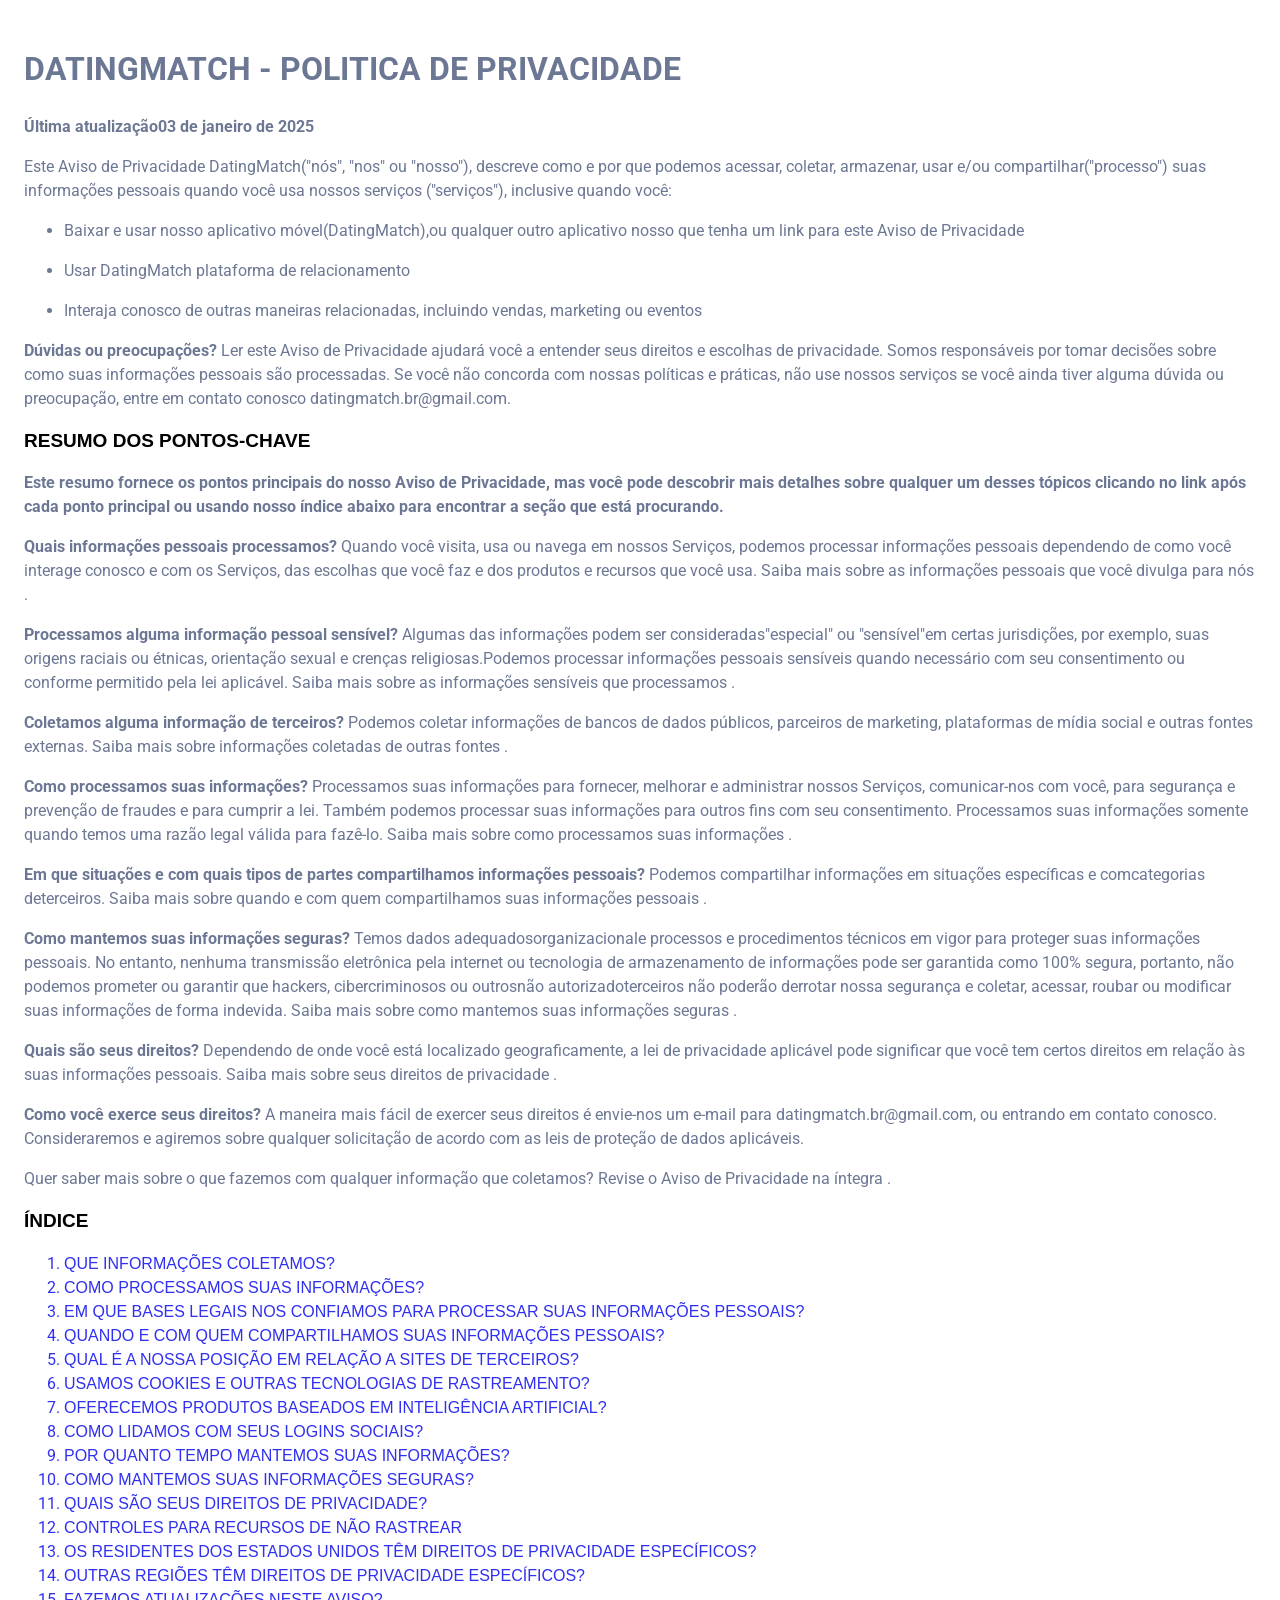
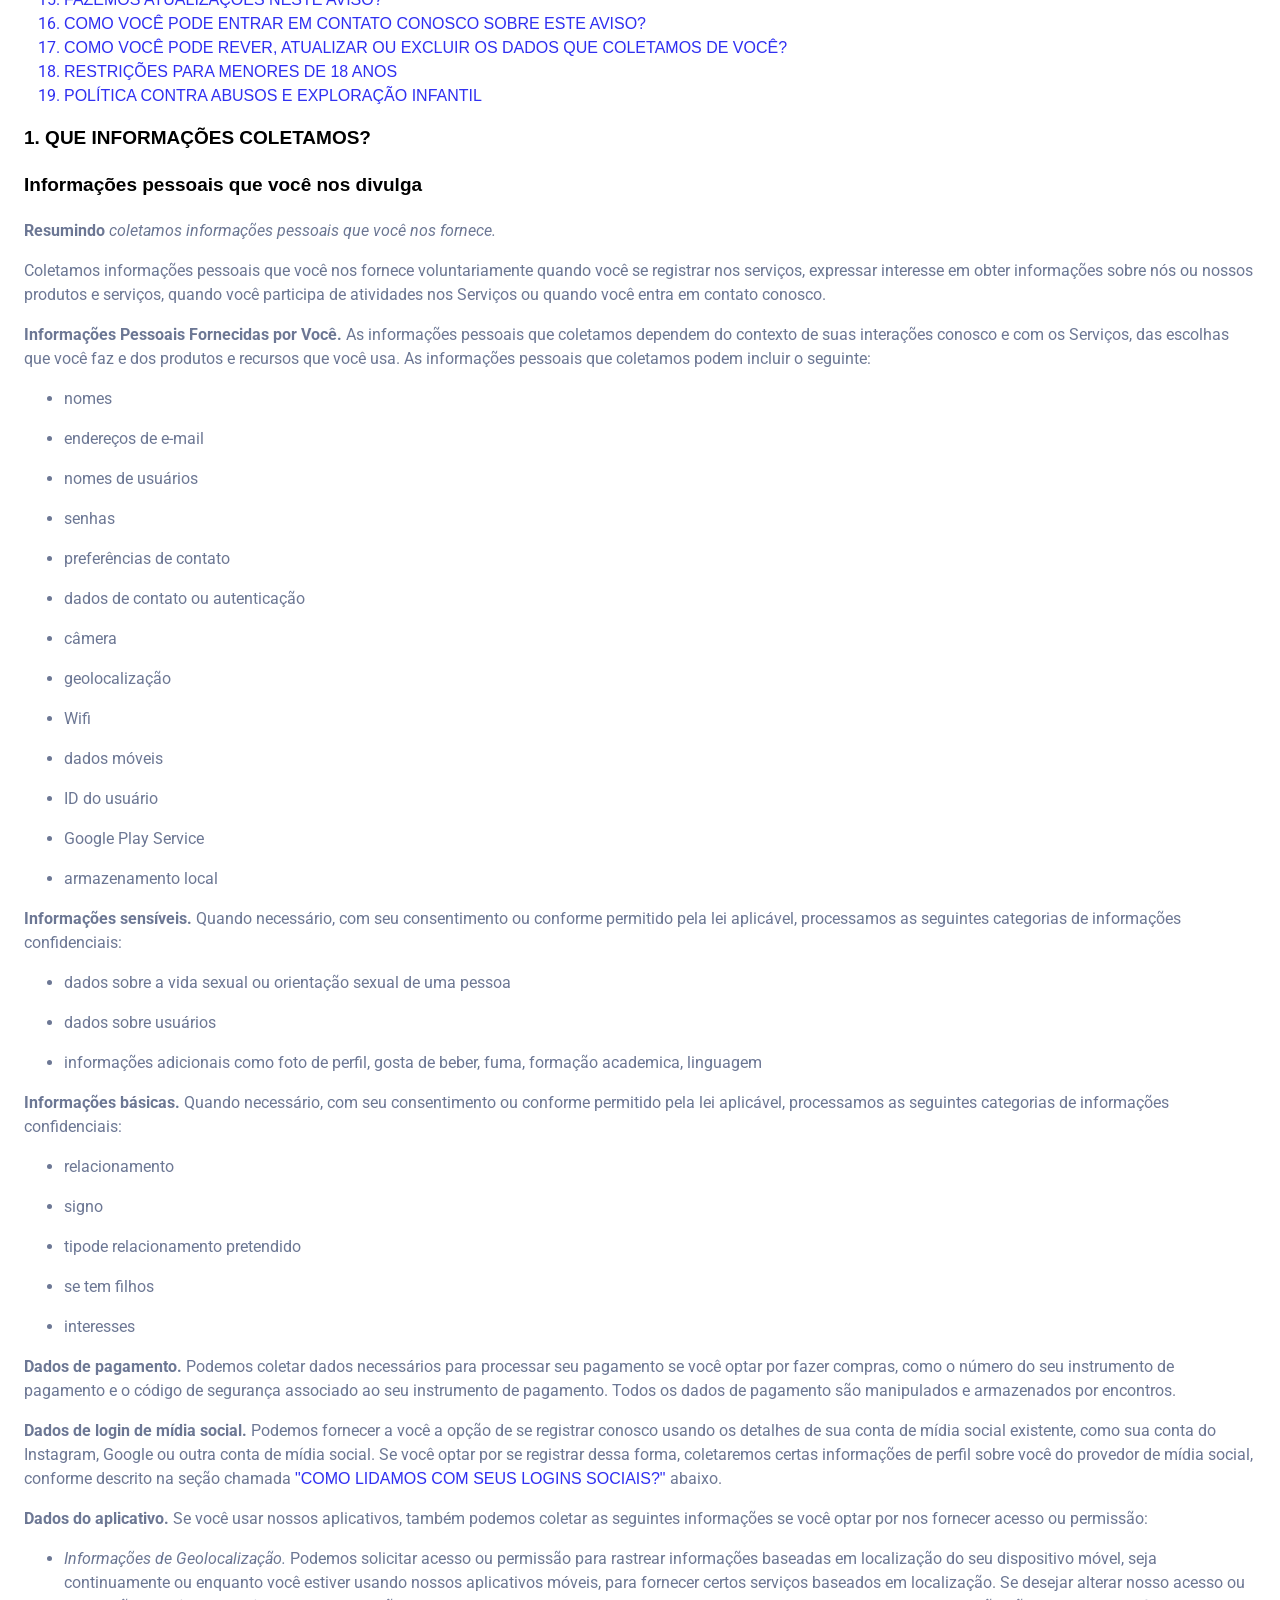
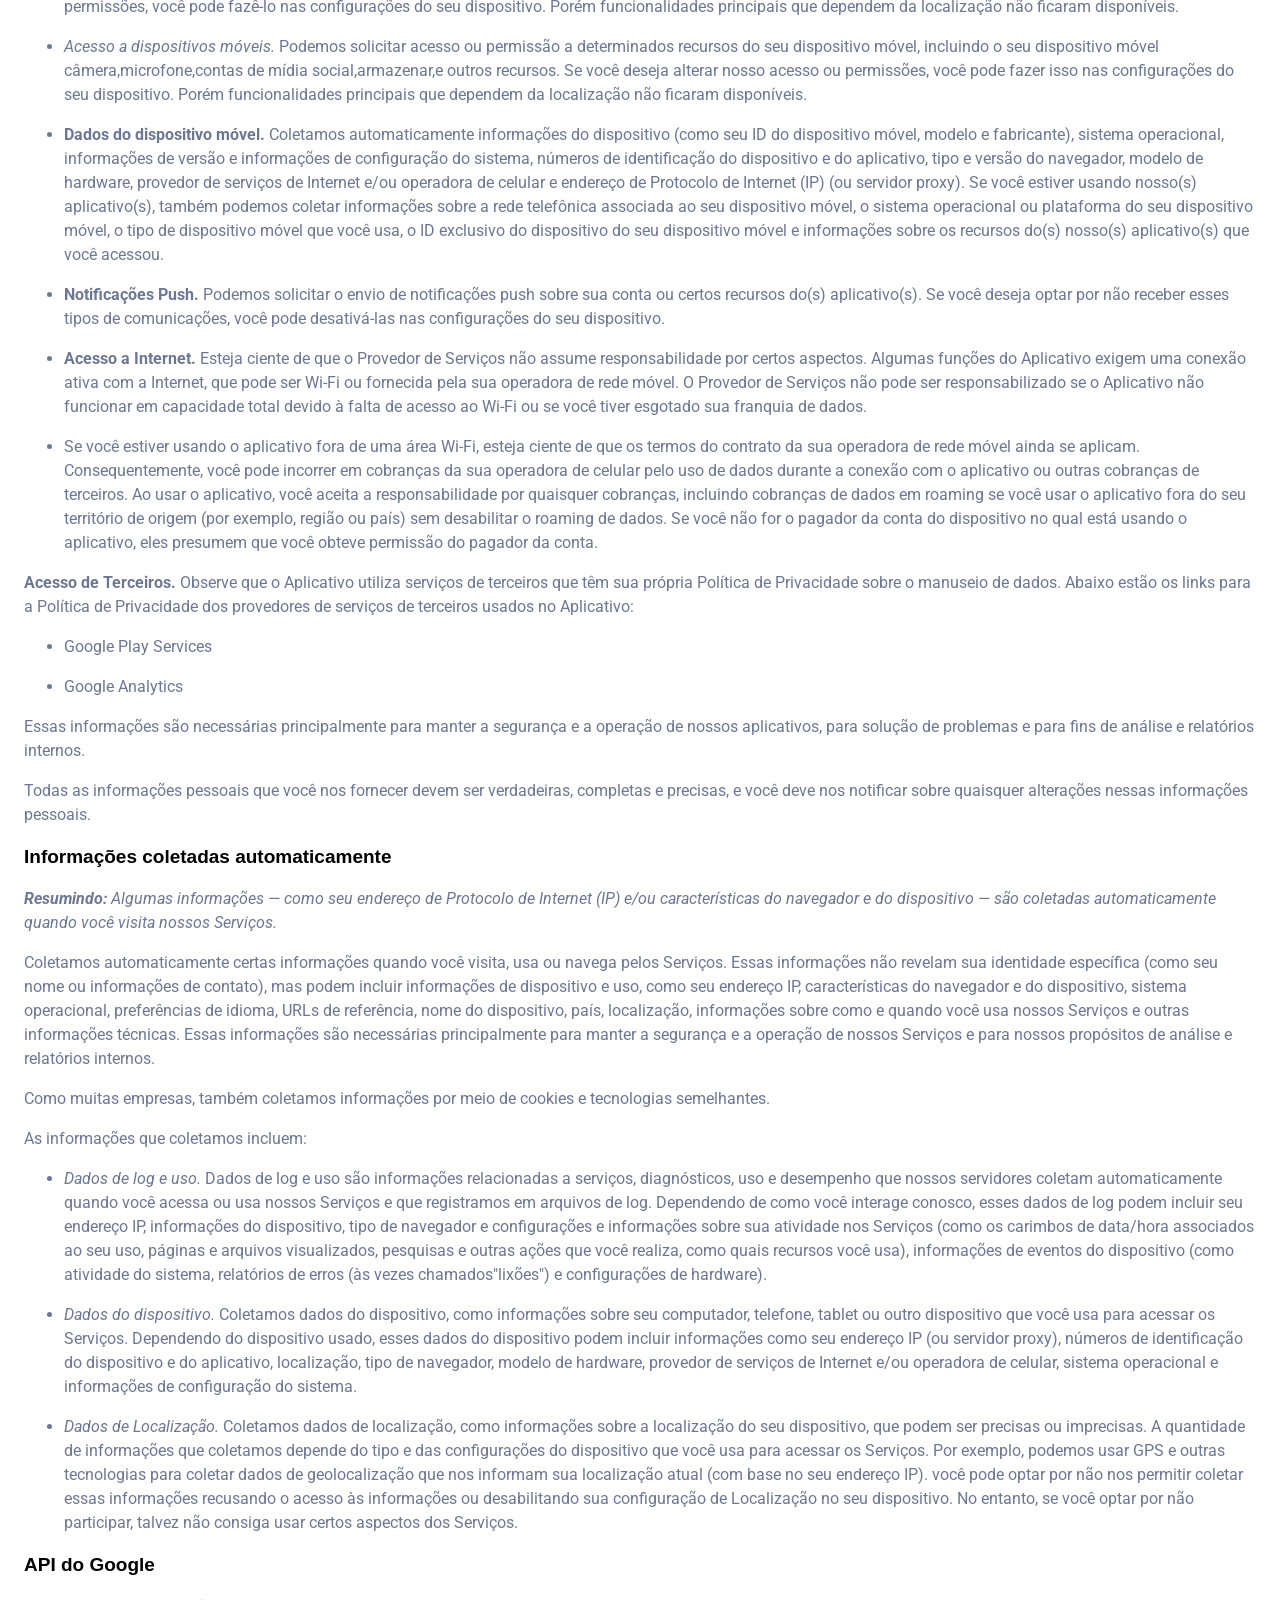
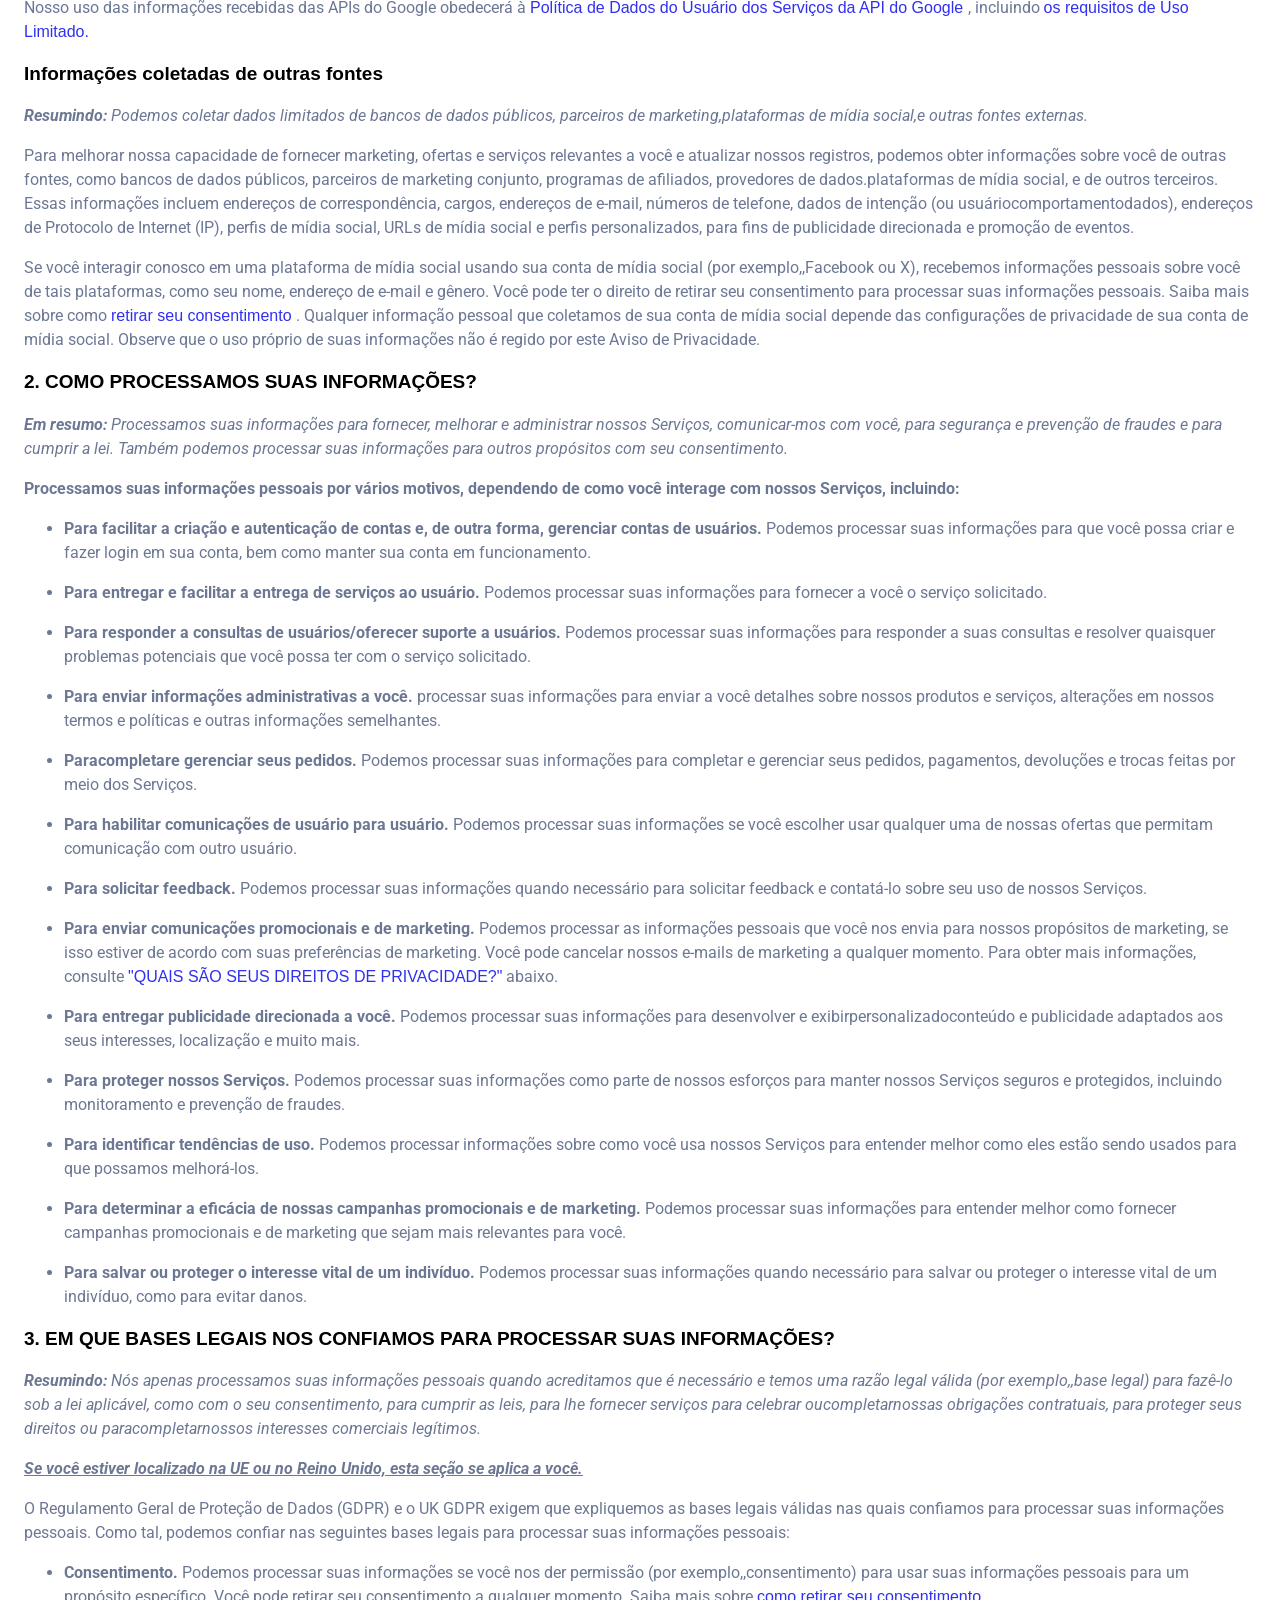
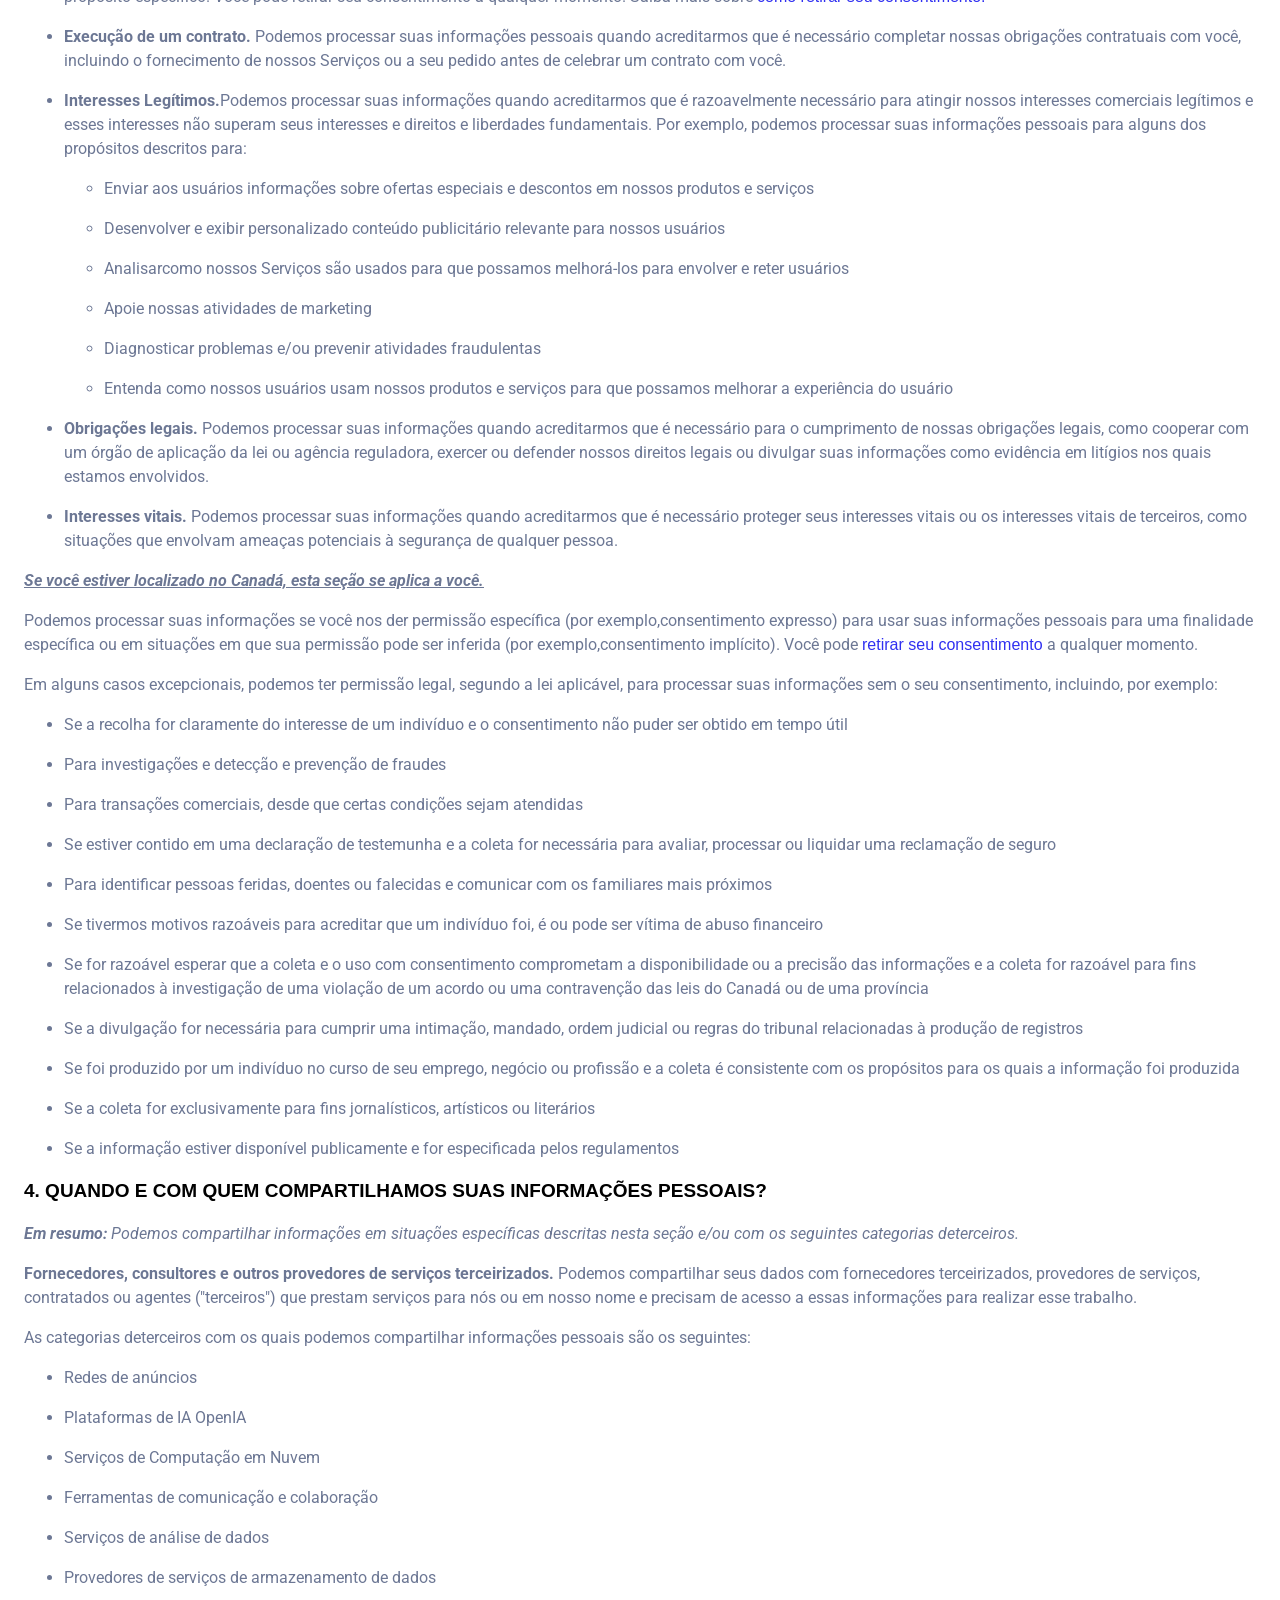
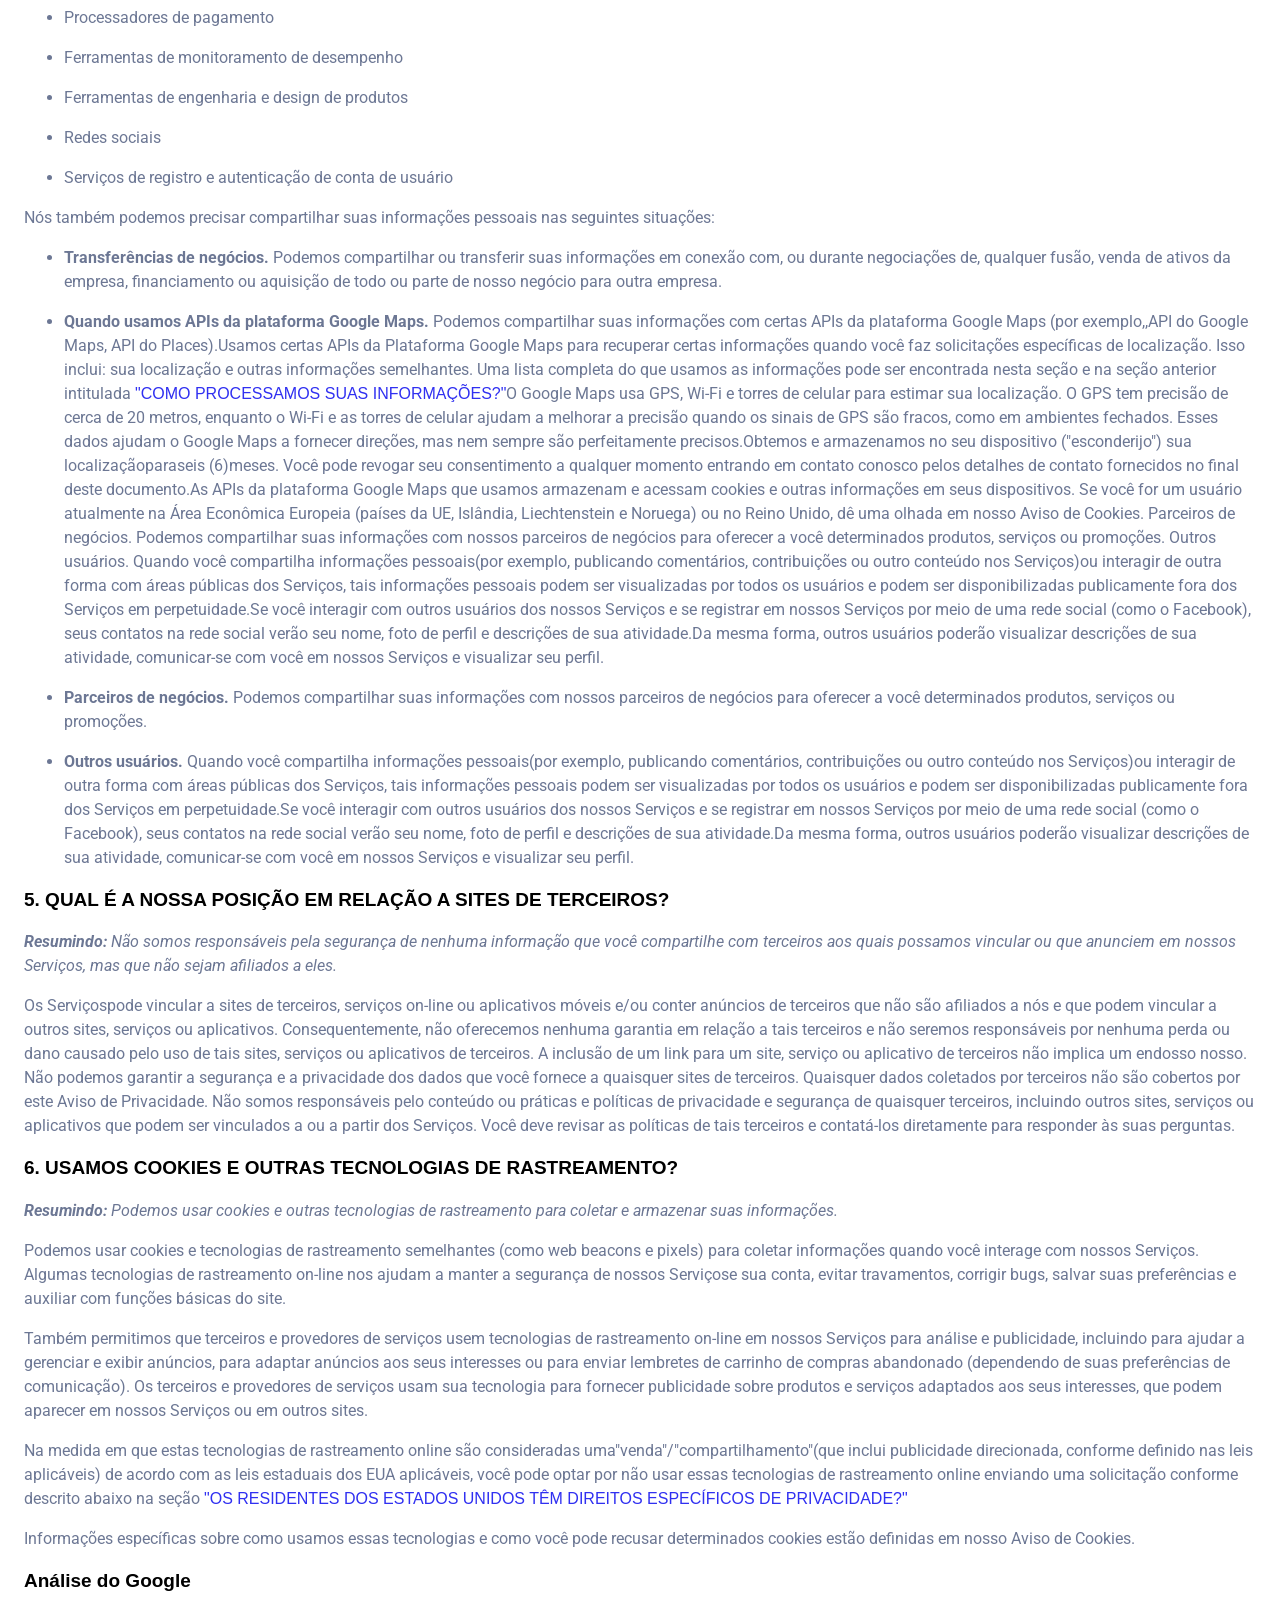
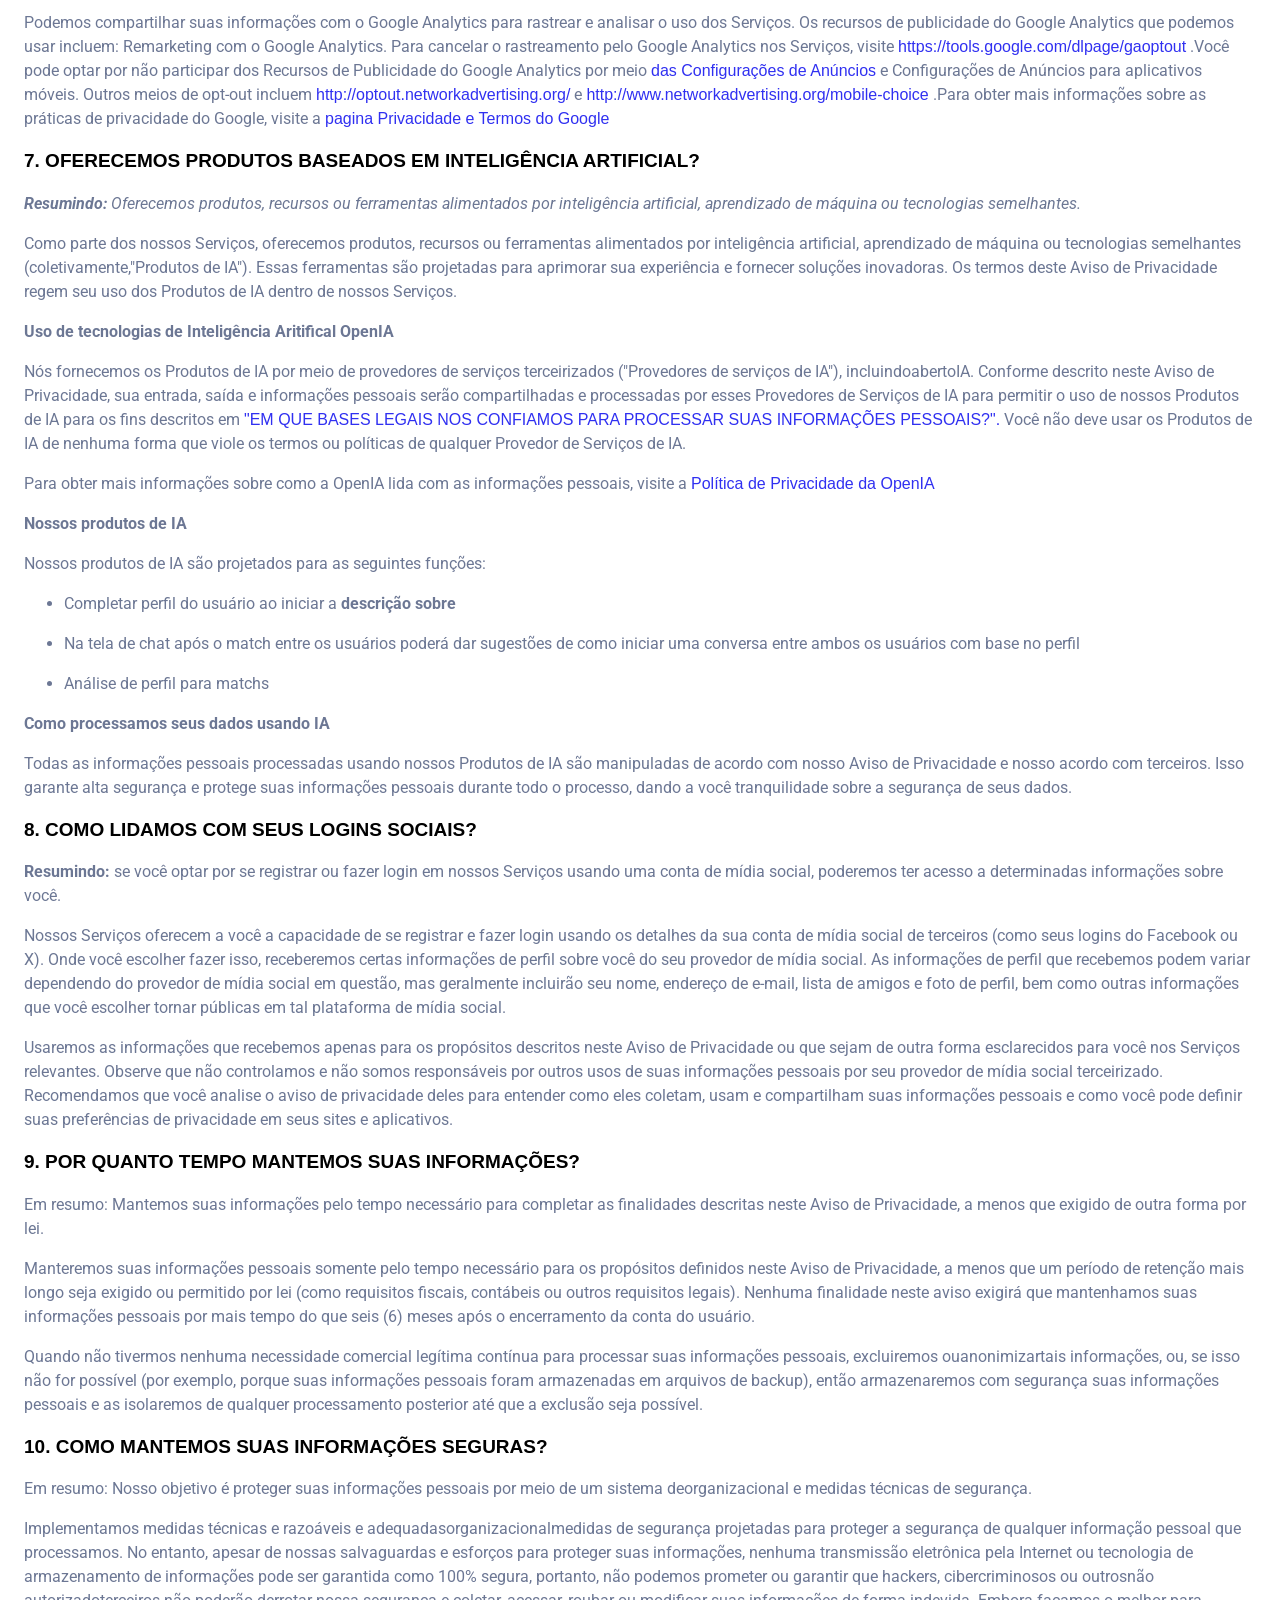
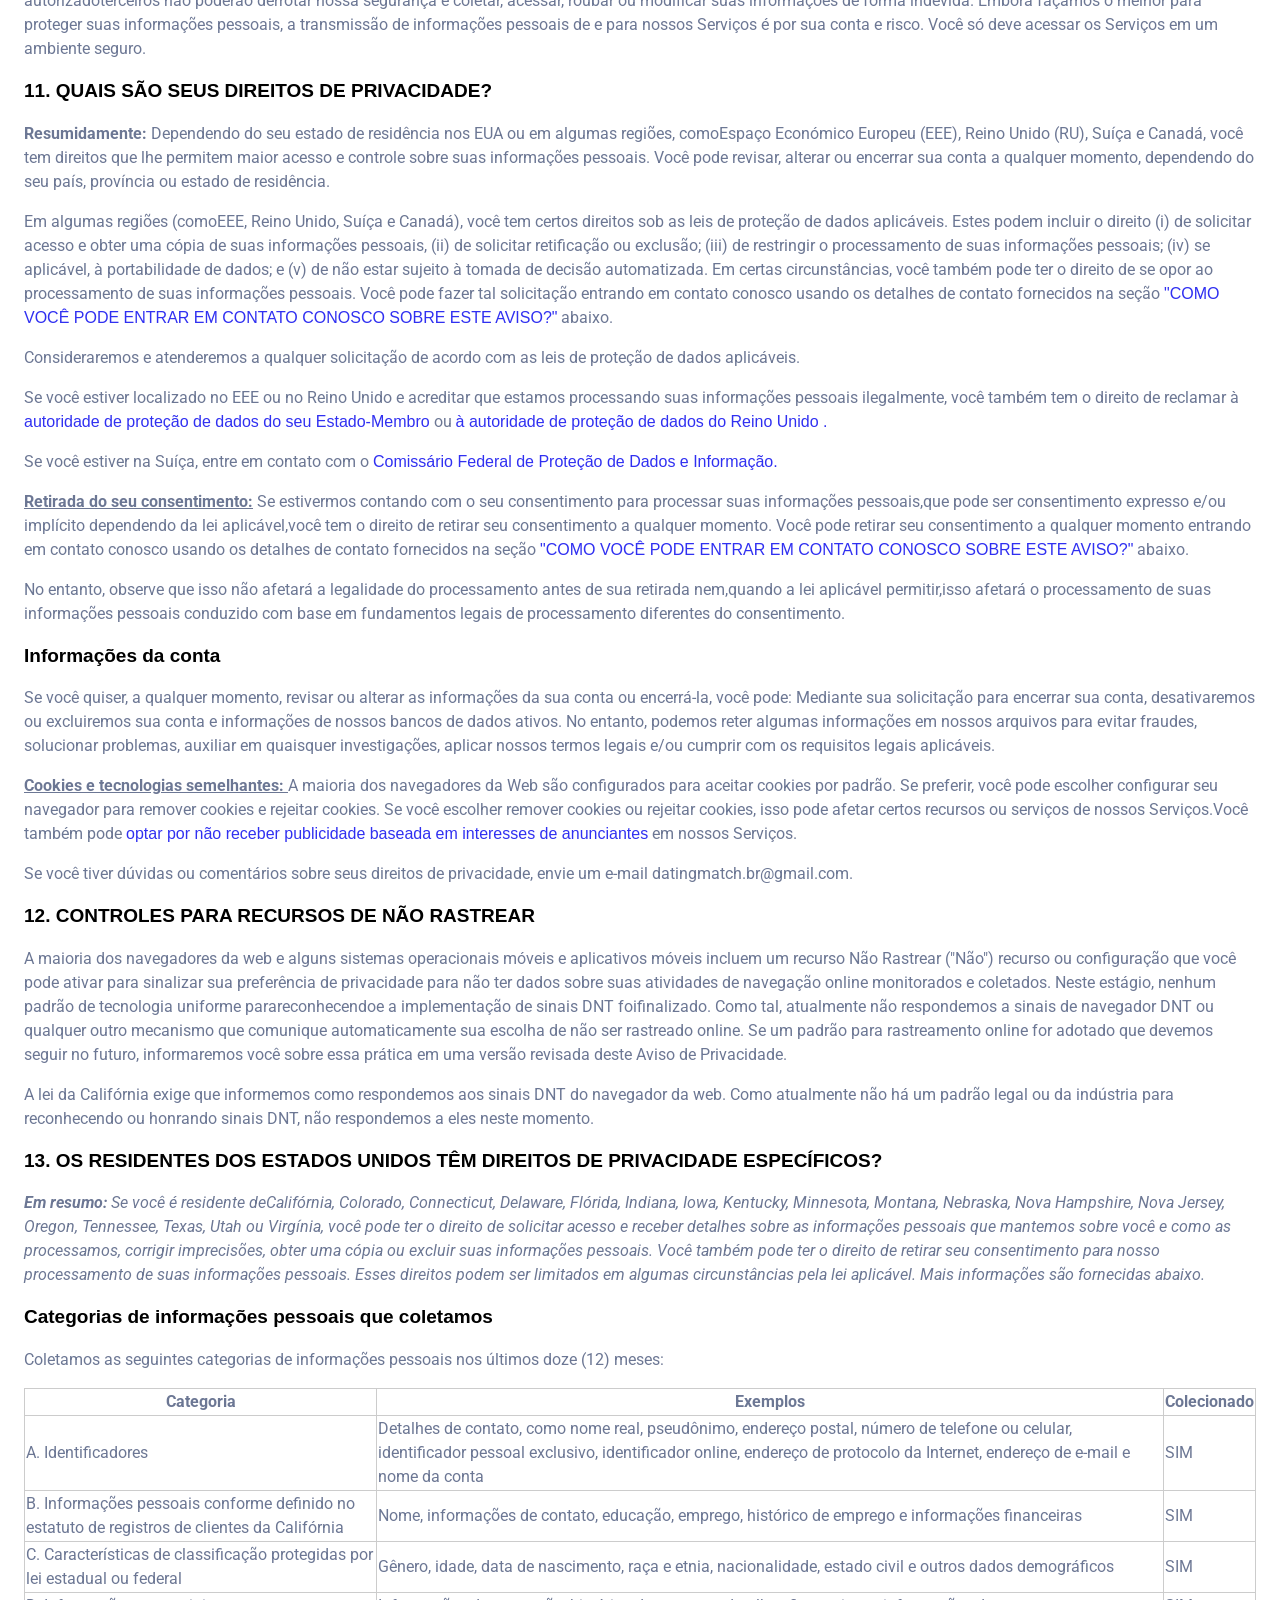
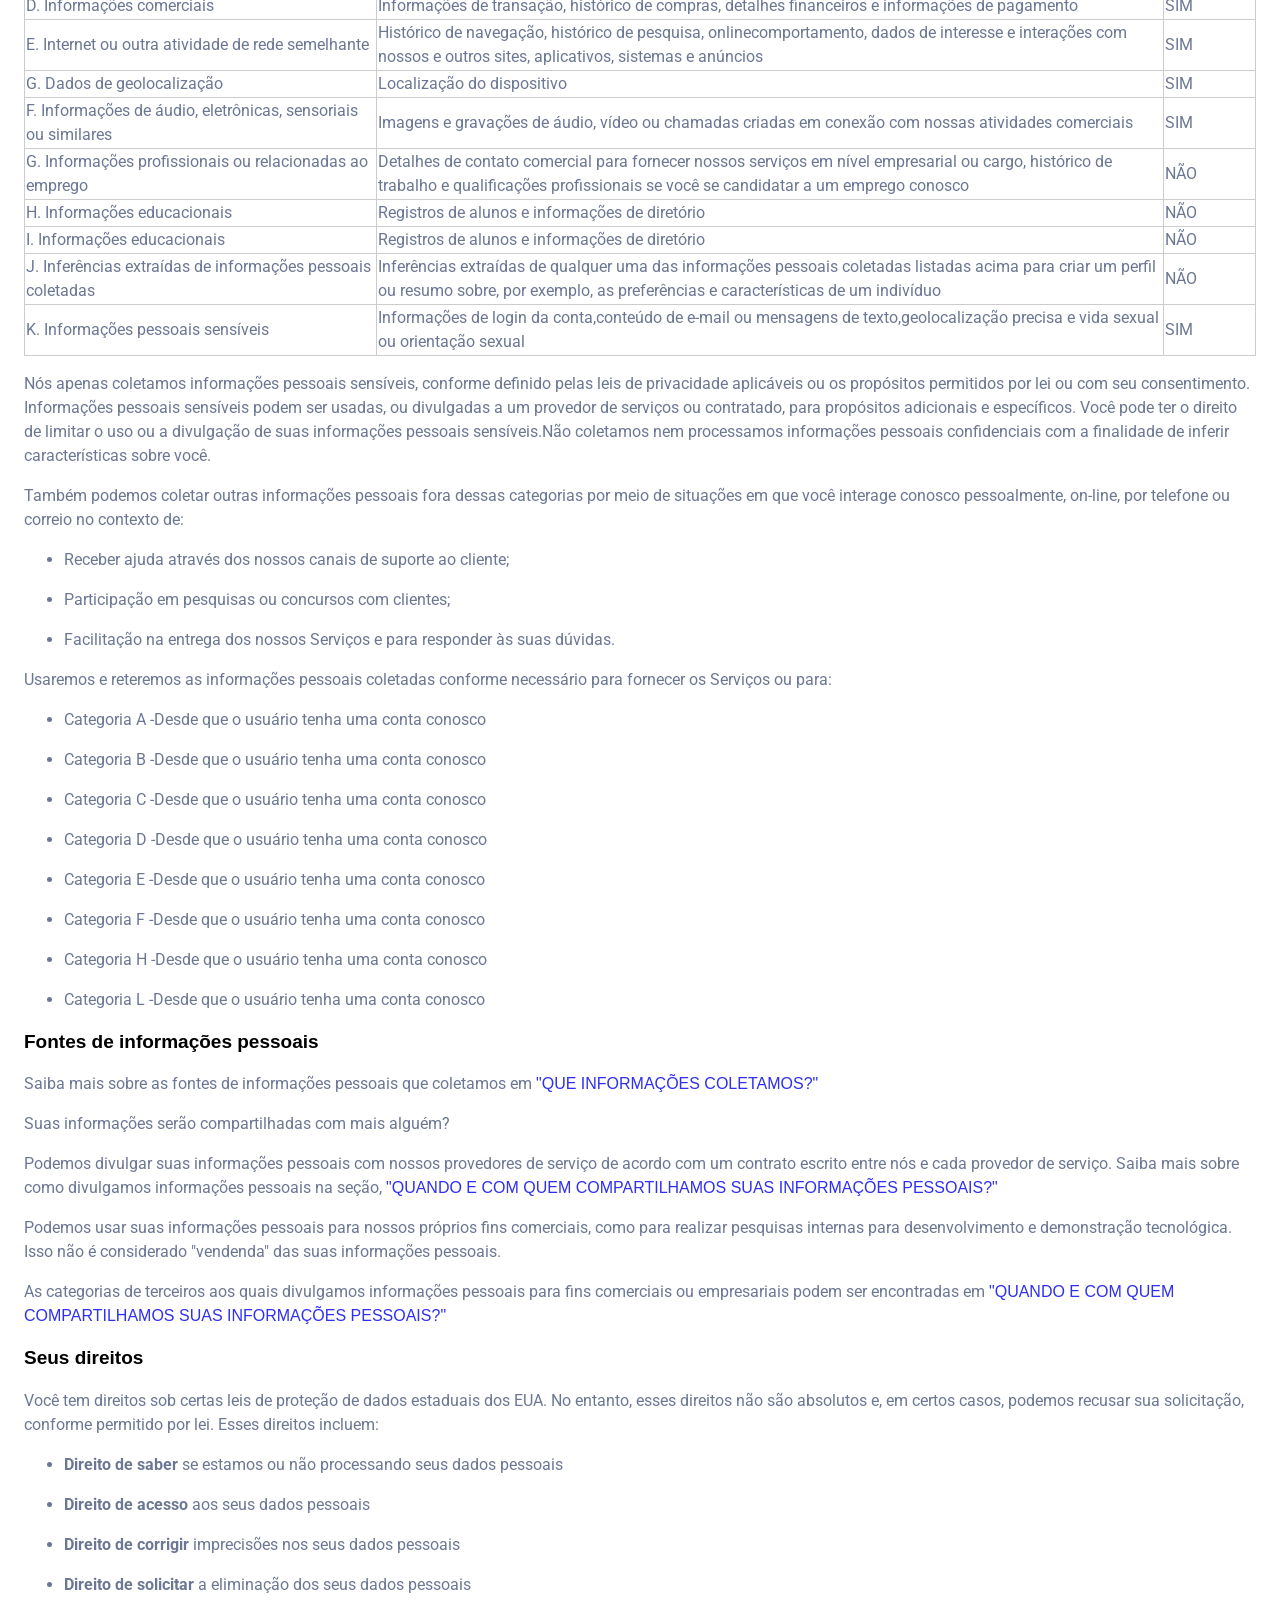
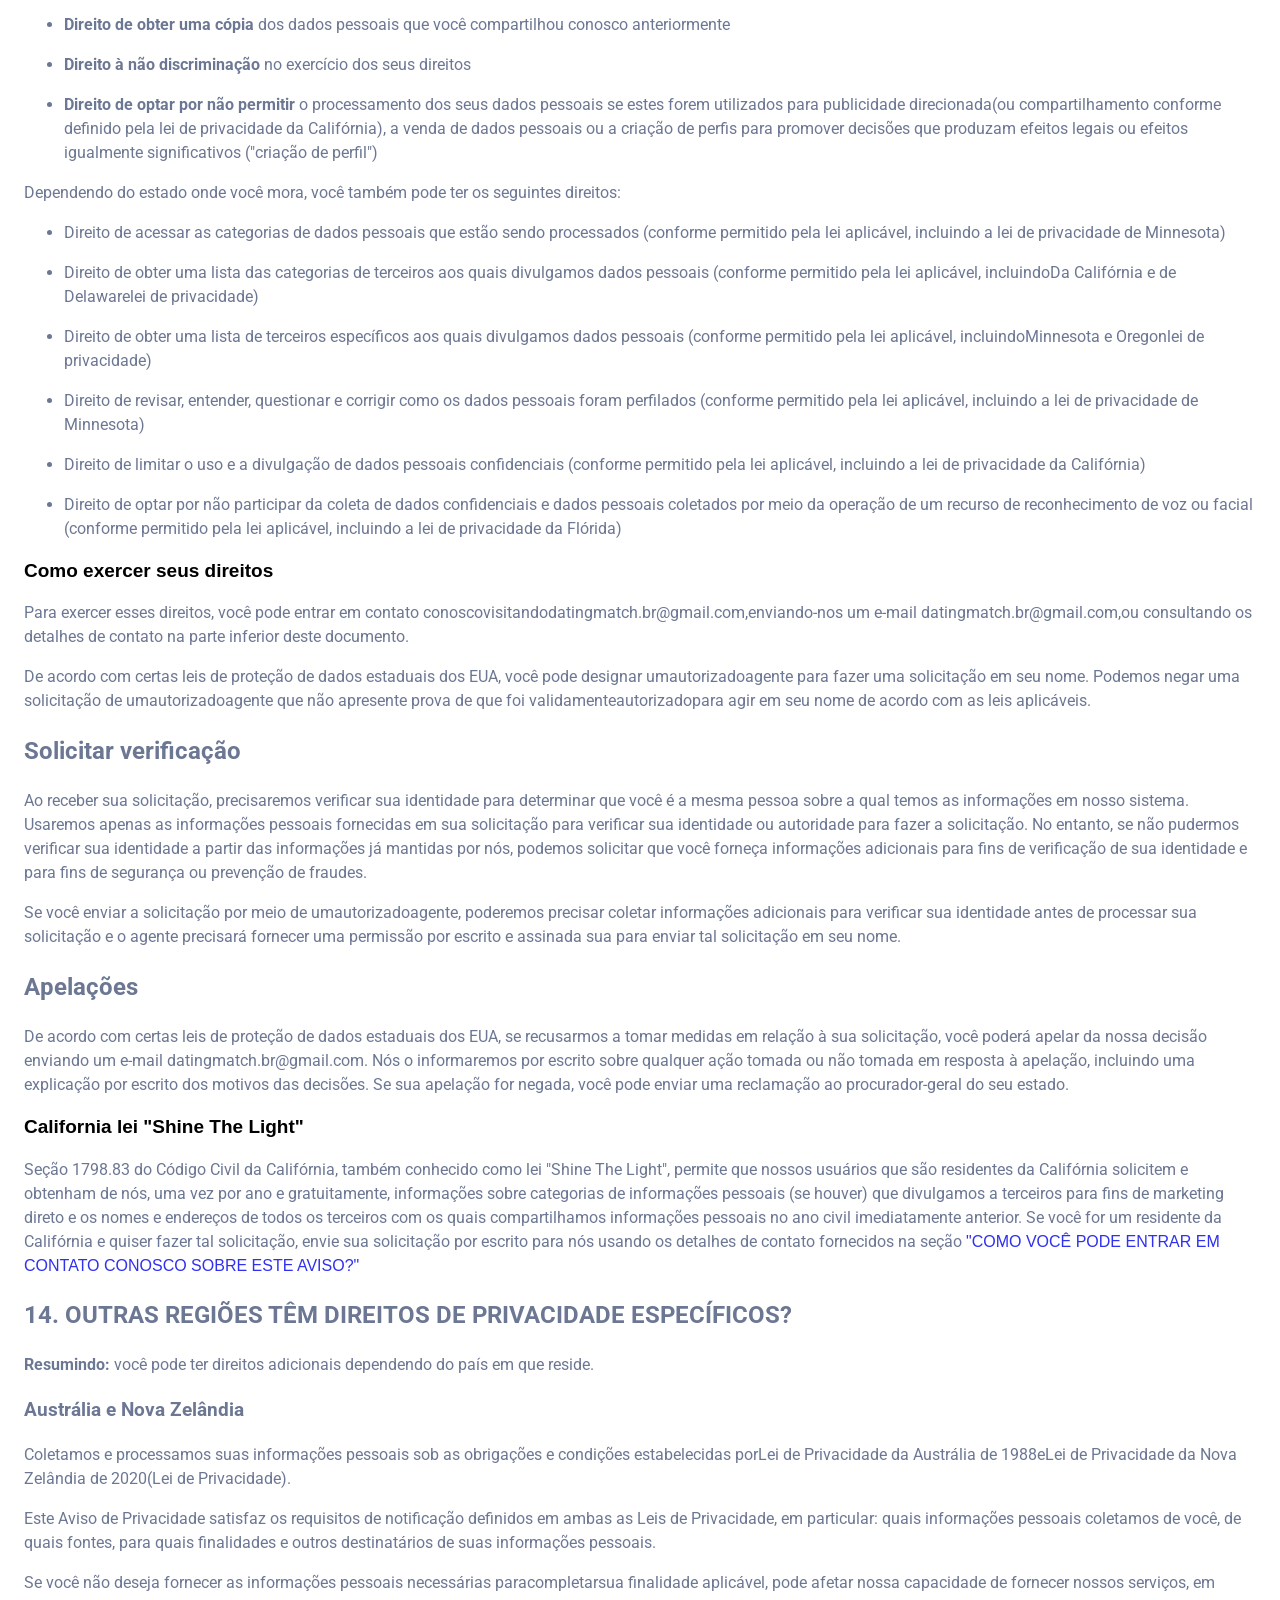
<file: privacy/index.html>
<!DOCTYPE html>
<html lang="pt-BR">
  <head>
    <meta charset="UTF-8" />
    <meta name="viewport" content="width=device-width, initial-scale=1.0" />
    <title>Política de privacidade | Datingmatch</title>
    <link
      href="https://fonts.googleapis.com/css2?family=Roboto:wght@400;500;700&display=swap"
      rel="stylesheet"
    />
    <style>
      html {
        scroll-behavior: smooth;
      }

      * {
        font-family: "Roboto", sans-serif;
        color: #6c7794;
        line-height: 1.5;
        -webkit-font-smoothing: antialiased;
        -webkit-text-size-adjust: 100%;
      }

      body {
        padding: 1rem;
      }

      .heading-01 {
        font-family: Arial !important;
        font-size: 19px !important;
        color: #000000 !important;
      }

      .link {
        color: #3030f1 !important;
        font-family: Arial !important;
        word-break: break-word !important;
        text-decoration: none !important;
      }

      .style-ol {
        li {
          color: #3030f1 !important;
        }
      }

      ul {
        li {
          line-height: 1.5rem;
          margin-bottom: 1rem;
        }
      }

      .space-top {
        margin-top: 1rem;
      }
    </style>
  <meta name="description" content="Conheça a política de privacidade e as informações sobre dados pessoais do Datingmatch."><link rel="canonical" href="https://www.datingmatch.com.br/privacy/"><link rel="icon" href="/assets/images/favicon/favicon-32x32.png"></head>
  <body>
    <div>
      <h1>DATINGMATCH - POLITICA DE PRIVACIDADE</h1>
      <strong>
        <p>Última atualização03 de janeiro de 2025</p>
      </strong>

      <p>
        Este Aviso de Privacidade DatingMatch("nós", "nos" ou "nosso"), descreve
        como e por que podemos acessar, coletar, armazenar, usar e/ou
        compartilhar("processo") suas informações pessoais quando você usa
        nossos serviços ("serviços"), inclusive quando você:
      </p>

      <ul>
        <li>
          Baixar e usar nosso aplicativo móvel(DatingMatch),ou qualquer outro
          aplicativo nosso que tenha um link para este Aviso de Privacidade
        </li>
        <li>Usar DatingMatch plataforma de relacionamento</li>
        <li>
          Interaja conosco de outras maneiras relacionadas, incluindo vendas,
          marketing ou eventos
        </li>
      </ul>

      <p>
        <strong>Dúvidas ou preocupações? </strong>
        Ler este Aviso de Privacidade ajudará você a entender seus direitos e
        escolhas de privacidade. Somos responsáveis por tomar decisões sobre
        como suas informações pessoais são processadas. Se você não concorda com
        nossas políticas e práticas, não use nossos serviços se você ainda tiver
        alguma dúvida ou preocupação, entre em contato conosco
        datingmatch.br@gmail.com.
      </p>

      <h2 class="heading-01">RESUMO DOS PONTOS-CHAVE</h2>

      <strong>
        <p>
          Este resumo fornece os pontos principais do nosso Aviso de
          Privacidade, mas você pode descobrir mais detalhes sobre qualquer um
          desses tópicos clicando no link após cada ponto principal ou usando
          nosso índice abaixo para encontrar a seção que está procurando.
        </p>
      </strong>

      <p>
        <strong> Quais informações pessoais processamos? </strong>
        Quando você visita, usa ou navega em nossos Serviços, podemos processar
        informações pessoais dependendo de como você interage conosco e com os
        Serviços, das escolhas que você faz e dos produtos e recursos que você
        usa. Saiba mais sobre as informações pessoais que você divulga para nós
        .
      </p>

      <p>
        <strong>Processamos alguma informação pessoal sensível?</strong>
        Algumas das informações podem ser consideradas"especial" ou "sensível"em
        certas jurisdições, por exemplo, suas origens raciais ou étnicas,
        orientação sexual e crenças religiosas.Podemos processar informações
        pessoais sensíveis quando necessário com seu consentimento ou conforme
        permitido pela lei aplicável. Saiba mais sobre as informações sensíveis
        que processamos .
      </p>

      <p>
        <strong>Coletamos alguma informação de terceiros?</strong>
        Podemos coletar informações de bancos de dados públicos, parceiros de
        marketing, plataformas de mídia social e outras fontes externas. Saiba
        mais sobre informações coletadas de outras fontes .
      </p>

      <p>
        <strong>Como processamos suas informações? </strong>
        Processamos suas informações para fornecer, melhorar e administrar
        nossos Serviços, comunicar-nos com você, para segurança e prevenção de
        fraudes e para cumprir a lei. Também podemos processar suas informações
        para outros fins com seu consentimento. Processamos suas informações
        somente quando temos uma razão legal válida para fazê-lo. Saiba mais
        sobre como processamos suas informações .
      </p>

      <p>
        <strong
          >Em que situações e com quais tipos de partes compartilhamos
          informações pessoais?
        </strong>
        Podemos compartilhar informações em situações específicas e
        comcategorias deterceiros. Saiba mais sobre quando e com quem
        compartilhamos suas informações pessoais .
      </p>

      <p>
        <strong> Como mantemos suas informações seguras? </strong>
        Temos dados adequadosorganizacionale processos e procedimentos técnicos
        em vigor para proteger suas informações pessoais. No entanto, nenhuma
        transmissão eletrônica pela internet ou tecnologia de armazenamento de
        informações pode ser garantida como 100% segura, portanto, não podemos
        prometer ou garantir que hackers, cibercriminosos ou outrosnão
        autorizadoterceiros não poderão derrotar nossa segurança e coletar,
        acessar, roubar ou modificar suas informações de forma indevida. Saiba
        mais sobre como mantemos suas informações seguras .
      </p>

      <p>
        <strong>Quais são seus direitos? </strong>
        Dependendo de onde você está localizado geograficamente, a lei de
        privacidade aplicável pode significar que você tem certos direitos em
        relação às suas informações pessoais. Saiba mais sobre seus direitos de
        privacidade .
      </p>

      <p>
        <strong>Como você exerce seus direitos?</strong>
        A maneira mais fácil de exercer seus direitos é envie-nos um e-mail para
        datingmatch.br@gmail.com, ou entrando em contato conosco. Consideraremos
        e agiremos sobre qualquer solicitação de acordo com as leis de proteção
        de dados aplicáveis.
      </p>

      <p>
        Quer saber mais sobre o que fazemos com qualquer informação que
        coletamos? Revise o Aviso de Privacidade na íntegra .
      </p>

      <h2 class="heading-01">ÍNDICE</h2>

      <ol class="style-ol">
        <li>
          <a class="link" href="#infocollect">QUE INFORMAÇÕES COLETAMOS?</a>
        </li>
        <li>
          <a class="link" href="#infouse">COMO PROCESSAMOS SUAS INFORMAÇÕES?</a>
        </li>
        <li>
          <a class="link" href="#legalbases"
            >EM QUE BASES LEGAIS NOS CONFIAMOS PARA PROCESSAR SUAS INFORMAÇÕES
            PESSOAIS?</a
          >
        </li>
        <li>
          <a class="link" href="#whoshare"
            >QUANDO E COM QUEM COMPARTILHAMOS SUAS INFORMAÇÕES PESSOAIS?</a
          >
        </li>
        <li>
          <a class="link" href="#3pwebsites"
            >QUAL É A NOSSA POSIÇÃO EM RELAÇÃO A SITES DE TERCEIROS?</a
          >
        </li>
        <li>
          <a class="link" href="#cookies"
            >USAMOS COOKIES E OUTRAS TECNOLOGIAS DE RASTREAMENTO?</a
          >
        </li>
        <li>
          <a class="link" href="#ai"
            >OFERECEMOS PRODUTOS BASEADOS EM INTELIGÊNCIA ARTIFICIAL?</a
          >
        </li>
        <li>
          <a class="link" href="#sociallogins"
            >COMO LIDAMOS COM SEUS LOGINS SOCIAIS?</a
          >
        </li>
        <li>
          <a class="link" href="#inforetain"
            >POR QUANTO TEMPO MANTEMOS SUAS INFORMAÇÕES?</a
          >
        </li>
        <li>
          <a class="link" href="#infosafe"
            >COMO MANTEMOS SUAS INFORMAÇÕES SEGURAS?</a
          >
        </li>
        <li>
          <a class="link" href="#privacyrights"
            >QUAIS SÃO SEUS DIREITOS DE PRIVACIDADE?</a
          >
        </li>
        <li>
          <a class="link" href="#DNT"
            >CONTROLES PARA RECURSOS DE NÃO RASTREAR</a
          >
        </li>
        <li>
          <a class="link" href="#uslaws"
            >OS RESIDENTES DOS ESTADOS UNIDOS TÊM DIREITOS DE PRIVACIDADE
            ESPECÍFICOS?</a
          >
        </li>
        <li>
          <a class="link" href="#otherlaws"
            >OUTRAS REGIÕES TÊM DIREITOS DE PRIVACIDADE ESPECÍFICOS?</a
          >
        </li>
        <li>
          <a class="link" href="#policyupdates"
            >FAZEMOS ATUALIZAÇÕES NESTE AVISO?</a
          >
        </li>
        <li>
          <a class="link" href="#contact"
            >COMO VOCÊ PODE ENTRAR EM CONTATO CONOSCO SOBRE ESTE AVISO?</a
          >
        </li>

        <li>
          <a class="link" href="#request"
            >COMO VOCÊ PODE REVER, ATUALIZAR OU EXCLUIR OS DADOS QUE COLETAMOS
            DE VOCÊ?</a
          >
        </li>
        <li>
          <a class="link" href="#restrictions"
            >RESTRIÇÕES PARA MENORES DE 18 ANOS</a
          >
        </li>
        <li>
          <a class="link" href="#csae"
            >POLÍTICA CONTRA ABUSOS E EXPLORAÇÃO INFANTIL</a
          >
        </li>
      </ol>

      <h2 id="infocollect" class="heading-01">1. QUE INFORMAÇÕES COLETAMOS?</h2>

      <h3 class="heading-01">Informações pessoais que você nos divulga</h3>

      <p>
        <strong>Resumindo</strong>
        <i>coletamos informações pessoais que você nos fornece.</i>
      </p>

      <p>
        Coletamos informações pessoais que você nos fornece voluntariamente
        quando você se registrar nos serviços, expressar interesse em obter
        informações sobre nós ou nossos produtos e serviços, quando você
        participa de atividades nos Serviços ou quando você entra em contato
        conosco.
      </p>

      <p>
        <strong> Informações Pessoais Fornecidas por Você. </strong>
        As informações pessoais que coletamos dependem do contexto de suas
        interações conosco e com os Serviços, das escolhas que você faz e dos
        produtos e recursos que você usa. As informações pessoais que coletamos
        podem incluir o seguinte:
      </p>

      <ul>
        <li>nomes</li>
        <li>endereços de e-mail</li>
        <li>nomes de usuários</li>
        <li>senhas</li>
        <li>preferências de contato</li>
        <li>dados de contato ou autenticação</li>
        <li>câmera</li>
        <li>geolocalização</li>
        <li>Wifi</li>
        <li>dados móveis</li>
        <li>ID do usuário</li>
        <li>Google Play Service</li>
        <li>armazenamento local</li>
      </ul>

      <p>
        <strong>Informações sensíveis. </strong>
        Quando necessário, com seu consentimento ou conforme permitido pela lei
        aplicável, processamos as seguintes categorias de informações
        confidenciais:
      </p>

      <ul>
        <li>dados sobre a vida sexual ou orientação sexual de uma pessoa</li>
        <li>dados sobre usuários</li>
        <li>
          informações adicionais como foto de perfil, gosta de beber, fuma,
          formação academica, linguagem
        </li>
      </ul>

      <p>
        <strong>Informações básicas. </strong>
        Quando necessário, com seu consentimento ou conforme permitido pela lei
        aplicável, processamos as seguintes categorias de informações
        confidenciais:
      </p>

      <ul>
        <li>relacionamento</li>
        <li>signo</li>
        <li>tipode relacionamento pretendido</li>
        <li>se tem filhos</li>
        <li>interesses</li>
      </ul>

      <p>
        <strong>Dados de pagamento.</strong>
        Podemos coletar dados necessários para processar seu pagamento se você
        optar por fazer compras, como o número do seu instrumento de pagamento e
        o código de segurança associado ao seu instrumento de pagamento. Todos
        os dados de pagamento são manipulados e armazenados por encontros.
      </p>

      <p>
        <strong> Dados de login de mídia social. </strong>
        Podemos fornecer a você a opção de se registrar conosco usando os
        detalhes de sua conta de mídia social existente, como sua conta do
        Instagram, Google ou outra conta de mídia social. Se você optar por se
        registrar dessa forma, coletaremos certas informações de perfil sobre
        você do provedor de mídia social, conforme descrito na seção chamada
        <a href="#sociallogins" class="link"
          >"COMO LIDAMOS COM SEUS LOGINS SOCIAIS?"</a
        >
        abaixo.
      </p>

      <p>
        <strong> Dados do aplicativo. </strong>
        Se você usar nossos aplicativos, também podemos coletar as seguintes
        informações se você optar por nos fornecer acesso ou permissão:
      </p>

      <ul>
        <li>
          <i>Informações de Geolocalização.</i>
          Podemos solicitar acesso ou permissão para rastrear informações
          baseadas em localização do seu dispositivo móvel, seja continuamente
          ou enquanto você estiver usando nossos aplicativos móveis, para
          fornecer certos serviços baseados em localização. Se desejar alterar
          nosso acesso ou permissões, você pode fazê-lo nas configurações do seu
          dispositivo. Porém funcionalidades principais que dependem da
          localização não ficaram disponíveis.
        </li>
        <li>
          <i>Acesso a dispositivos móveis.</i>
          Podemos solicitar acesso ou permissão a determinados recursos do seu
          dispositivo móvel, incluindo o seu dispositivo móvel
          câmera,microfone,contas de mídia social,armazenar,e outros recursos.
          Se você deseja alterar nosso acesso ou permissões, você pode fazer
          isso nas configurações do seu dispositivo. Porém funcionalidades
          principais que dependem da localização não ficaram disponíveis.
        </li>
        <li>
          <strong>Dados do dispositivo móvel.</strong> Coletamos automaticamente
          informações do dispositivo (como seu ID do dispositivo móvel, modelo e
          fabricante), sistema operacional, informações de versão e informações
          de configuração do sistema, números de identificação do dispositivo e
          do aplicativo, tipo e versão do navegador, modelo de hardware,
          provedor de serviços de Internet e/ou operadora de celular e endereço
          de Protocolo de Internet (IP) (ou servidor proxy). Se você estiver
          usando nosso(s) aplicativo(s), também podemos coletar informações
          sobre a rede telefônica associada ao seu dispositivo móvel, o sistema
          operacional ou plataforma do seu dispositivo móvel, o tipo de
          dispositivo móvel que você usa, o ID exclusivo do dispositivo do seu
          dispositivo móvel e informações sobre os recursos do(s) nosso(s)
          aplicativo(s) que você acessou.
        </li>
        <li>
          <strong>Notificações Push.</strong> Podemos solicitar o envio de
          notificações push sobre sua conta ou certos recursos do(s)
          aplicativo(s). Se você deseja optar por não receber esses tipos de
          comunicações, você pode desativá-las nas configurações do seu
          dispositivo.
        </li>
        <li>
          <strong>Acesso a Internet.</strong> Esteja ciente de que o Provedor de
          Serviços não assume responsabilidade por certos aspectos. Algumas
          funções do Aplicativo exigem uma conexão ativa com a Internet, que
          pode ser Wi-Fi ou fornecida pela sua operadora de rede móvel. O
          Provedor de Serviços não pode ser responsabilizado se o Aplicativo não
          funcionar em capacidade total devido à falta de acesso ao Wi-Fi ou se
          você tiver esgotado sua franquia de dados.
        </li>
        <li>
          Se você estiver usando o aplicativo fora de uma área Wi-Fi, esteja
          ciente de que os termos do contrato da sua operadora de rede móvel
          ainda se aplicam. Consequentemente, você pode incorrer em cobranças da
          sua operadora de celular pelo uso de dados durante a conexão com o
          aplicativo ou outras cobranças de terceiros. Ao usar o aplicativo,
          você aceita a responsabilidade por quaisquer cobranças, incluindo
          cobranças de dados em roaming se você usar o aplicativo fora do seu
          território de origem (por exemplo, região ou país) sem desabilitar o
          roaming de dados. Se você não for o pagador da conta do dispositivo no
          qual está usando o aplicativo, eles presumem que você obteve permissão
          do pagador da conta.
        </li>
      </ul>

      <p>
        <strong> Acesso de Terceiros. </strong>
        Observe que o Aplicativo utiliza serviços de terceiros que têm sua
        própria Política de Privacidade sobre o manuseio de dados. Abaixo estão
        os links para a Política de Privacidade dos provedores de serviços de
        terceiros usados no Aplicativo:
      </p>
      <ul>
        <li>Google Play Services</li>
        <li>Google Analytics</li>
      </ul>

      <p>
        Essas informações são necessárias principalmente para manter a segurança
        e a operação de nossos aplicativos, para solução de problemas e para
        fins de análise e relatórios internos.
      </p>

      <p>
        Todas as informações pessoais que você nos fornecer devem ser
        verdadeiras, completas e precisas, e você deve nos notificar sobre
        quaisquer alterações nessas informações pessoais.
      </p>

      <h2 class="heading-01">Informações coletadas automaticamente</h2>

      <p>
        <i>
          <strong>Resumindo:</strong> Algumas informações — como seu endereço de
          Protocolo de Internet (IP) e/ou características do navegador e do
          dispositivo — são coletadas automaticamente quando você visita nossos
          Serviços.</i
        >
      </p>

      <p>
        Coletamos automaticamente certas informações quando você visita, usa ou
        navega pelos Serviços. Essas informações não revelam sua identidade
        específica (como seu nome ou informações de contato), mas podem incluir
        informações de dispositivo e uso, como seu endereço IP, características
        do navegador e do dispositivo, sistema operacional, preferências de
        idioma, URLs de referência, nome do dispositivo, país, localização,
        informações sobre como e quando você usa nossos Serviços e outras
        informações técnicas. Essas informações são necessárias principalmente
        para manter a segurança e a operação de nossos Serviços e para nossos
        propósitos de análise e relatórios internos.
      </p>

      <p>
        Como muitas empresas, também coletamos informações por meio de cookies e
        tecnologias semelhantes.
      </p>

      <p>As informações que coletamos incluem:</p>

      <ul>
        <li>
          <i>Dados de log e uso.</i> Dados de log e uso são informações
          relacionadas a serviços, diagnósticos, uso e desempenho que nossos
          servidores coletam automaticamente quando você acessa ou usa nossos
          Serviços e que registramos em arquivos de log. Dependendo de como você
          interage conosco, esses dados de log podem incluir seu endereço IP,
          informações do dispositivo, tipo de navegador e configurações e
          informações sobre sua atividade nos Serviços (como os carimbos de
          data/hora associados ao seu uso, páginas e arquivos visualizados,
          pesquisas e outras ações que você realiza, como quais recursos você
          usa), informações de eventos do dispositivo (como atividade do
          sistema, relatórios de erros (às vezes chamados"lixões") e
          configurações de hardware).
        </li>
        <li>
          <i> Dados do dispositivo. </i> Coletamos dados do dispositivo, como
          informações sobre seu computador, telefone, tablet ou outro
          dispositivo que você usa para acessar os Serviços. Dependendo do
          dispositivo usado, esses dados do dispositivo podem incluir
          informações como seu endereço IP (ou servidor proxy), números de
          identificação do dispositivo e do aplicativo, localização, tipo de
          navegador, modelo de hardware, provedor de serviços de Internet e/ou
          operadora de celular, sistema operacional e informações de
          configuração do sistema.
        </li>
        <li>
          <i> Dados de Localização. </i> Coletamos dados de localização, como
          informações sobre a localização do seu dispositivo, que podem ser
          precisas ou imprecisas. A quantidade de informações que coletamos
          depende do tipo e das configurações do dispositivo que você usa para
          acessar os Serviços. Por exemplo, podemos usar GPS e outras
          tecnologias para coletar dados de geolocalização que nos informam sua
          localização atual (com base no seu endereço IP). você pode optar por
          não nos permitir coletar essas informações recusando o acesso às
          informações ou desabilitando sua configuração de Localização no seu
          dispositivo. No entanto, se você optar por não participar, talvez não
          consiga usar certos aspectos dos Serviços.
        </li>
      </ul>

      <h2 class="heading-01">API do Google</h2>

      <p>
        Nosso uso das informações recebidas das APIs do Google obedecerá à
        <a
          href="https://developers.google.com/terms/api-services-user-data-policy"
          class="link"
          target="_blank"
        >
          Política de Dados do Usuário dos Serviços da API do Google </a
        >, incluindo
        <a
          href="https://developers.google.com/terms/api-services-user-data-policy#limited-use"
          class="link"
          target="_blank"
          >os requisitos de Uso Limitado.</a
        >
      </p>

      <h2 class="heading-01">Informações coletadas de outras fontes</h2>

      <p>
        <i
          ><strong>Resumindo:</strong> Podemos coletar dados limitados de bancos
          de dados públicos, parceiros de marketing,plataformas de mídia
          social,e outras fontes externas.
        </i>
      </p>

      <p>
        Para melhorar nossa capacidade de fornecer marketing, ofertas e serviços
        relevantes a você e atualizar nossos registros, podemos obter
        informações sobre você de outras fontes, como bancos de dados públicos,
        parceiros de marketing conjunto, programas de afiliados, provedores de
        dados.plataformas de mídia social, e de outros terceiros. Essas
        informações incluem endereços de correspondência, cargos, endereços de
        e-mail, números de telefone, dados de intenção (ou
        usuáriocomportamentodados), endereços de Protocolo de Internet (IP),
        perfis de mídia social, URLs de mídia social e perfis personalizados,
        para fins de publicidade direcionada e promoção de eventos.
      </p>

      <p>
        Se você interagir conosco em uma plataforma de mídia social usando sua
        conta de mídia social (por exemplo,,Facebook ou X), recebemos
        informações pessoais sobre você de tais plataformas, como seu nome,
        endereço de e-mail e gênero. Você pode ter o direito de retirar seu
        consentimento para processar suas informações pessoais. Saiba mais sobre
        como
        <a href="#withdrawconsent" class="link">retirar seu consentimento</a> .
        Qualquer informação pessoal que coletamos de sua conta de mídia social
        depende das configurações de privacidade de sua conta de mídia social.
        Observe que o uso próprio de suas informações não é regido por este
        Aviso de Privacidade.
      </p>

      <h2 class="heading-01" id="infouse">
        2. COMO PROCESSAMOS SUAS INFORMAÇÕES?
      </h2>

      <p>
        <i
          ><strong>Em resumo: </strong>Processamos suas informações para
          fornecer, melhorar e administrar nossos Serviços, comunicar-mos com
          você, para segurança e prevenção de fraudes e para cumprir a lei.
          Também podemos processar suas informações para outros propósitos com
          seu consentimento.</i
        >
      </p>

      <p>
        <strong
          >Processamos suas informações pessoais por vários motivos, dependendo
          de como você interage com nossos Serviços, incluindo:</strong
        >
      </p>

      <ul>
        <li>
          <strong
            >Para facilitar a criação e autenticação de contas e, de outra
            forma, gerenciar contas de usuários.</strong
          >
          Podemos processar suas informações para que você possa criar e fazer
          login em sua conta, bem como manter sua conta em funcionamento.
        </li>
        <li>
          <strong
            >Para entregar e facilitar a entrega de serviços ao usuário.
          </strong>
          Podemos processar suas informações para fornecer a você o serviço
          solicitado.
        </li>
        <li>
          <strong>
            Para responder a consultas de usuários/oferecer suporte a usuários.
          </strong>
          Podemos processar suas informações para responder a suas consultas e
          resolver quaisquer problemas potenciais que você possa ter com o
          serviço solicitado.
        </li>
        <li>
          <strong>Para enviar informações administrativas a você.</strong>
          processar suas informações para enviar a você detalhes sobre nossos
          produtos e serviços, alterações em nossos termos e políticas e outras
          informações semelhantes.
        </li>
        <li>
          <strong>Paracompletare gerenciar seus pedidos. </strong>
          Podemos processar suas informações para completar e gerenciar seus
          pedidos, pagamentos, devoluções e trocas feitas por meio dos Serviços.
        </li>
        <li>
          <strong>Para habilitar comunicações de usuário para usuário.</strong>
          Podemos processar suas informações se você escolher usar qualquer uma
          de nossas ofertas que permitam comunicação com outro usuário.
        </li>
        <li>
          <strong>Para solicitar feedback.</strong>
          Podemos processar suas informações quando necessário para solicitar
          feedback e contatá-lo sobre seu uso de nossos Serviços.
        </li>
        <li>
          <strong
            >Para enviar comunicações promocionais e de marketing.
          </strong>
          Podemos processar as informações pessoais que você nos envia para
          nossos propósitos de marketing, se isso estiver de acordo com suas
          preferências de marketing. Você pode cancelar nossos e-mails de
          marketing a qualquer momento. Para obter mais informações, consulte
          <a href="#privacyrights" class="link"
            >"QUAIS SÃO SEUS DIREITOS DE PRIVACIDADE?"</a
          >
          abaixo.
        </li>
        <li>
          <strong>Para entregar publicidade direcionada a você.</strong>
          Podemos processar suas informações para desenvolver e
          exibirpersonalizadoconteúdo e publicidade adaptados aos seus
          interesses, localização e muito mais.
        </li>
        <li>
          <strong>Para proteger nossos Serviços. </strong>
          Podemos processar suas informações como parte de nossos esforços para
          manter nossos Serviços seguros e protegidos, incluindo monitoramento e
          prevenção de fraudes.
        </li>
        <li>
          <strong>Para identificar tendências de uso.</strong>
          Podemos processar informações sobre como você usa nossos Serviços para
          entender melhor como eles estão sendo usados para que possamos
          melhorá-los.
        </li>
        <li>
          <strong
            >Para determinar a eficácia de nossas campanhas promocionais e de
            marketing.</strong
          >
          Podemos processar suas informações para entender melhor como fornecer
          campanhas promocionais e de marketing que sejam mais relevantes para
          você.
        </li>
        <li>
          <strong
            >Para salvar ou proteger o interesse vital de um indivíduo.</strong
          >
          Podemos processar suas informações quando necessário para salvar ou
          proteger o interesse vital de um indivíduo, como para evitar danos.
        </li>
      </ul>

      <h2 class="heading-01" id="legalbases">
        3. EM QUE BASES LEGAIS NOS CONFIAMOS PARA PROCESSAR SUAS INFORMAÇÕES?
      </h2>

      <p>
        <i>
          <strong>Resumindo:</strong> Nós apenas processamos suas informações
          pessoais quando acreditamos que é necessário e temos uma razão legal
          válida (por exemplo,,base legal) para fazê-lo sob a lei aplicável,
          como com o seu consentimento, para cumprir as leis, para lhe fornecer
          serviços para celebrar oucompletarnossas obrigações contratuais, para
          proteger seus direitos ou paracompletarnossos interesses comerciais
          legítimos.
        </i>
      </p>

      <p>
        <strong
          ><u
            ><i
              >Se você estiver localizado na UE ou no Reino Unido, esta seção se
              aplica a você.</i
            ></u
          ></strong
        >
      </p>

      <p>
        O Regulamento Geral de Proteção de Dados (GDPR) e o UK GDPR exigem que
        expliquemos as bases legais válidas nas quais confiamos para processar
        suas informações pessoais. Como tal, podemos confiar nas seguintes bases
        legais para processar suas informações pessoais:
      </p>

      <ul>
        <li>
          <strong>Consentimento.</strong> Podemos processar suas informações se
          você nos der permissão (por exemplo,,consentimento) para usar suas
          informações pessoais para um propósito específico. Você pode retirar
          seu consentimento a qualquer momento. Saiba mais sobre
          <a href="#withdrawconsent" class="link"
            >como retirar seu consentimento.</a
          >
        </li>

        <li>
          <strong>Execução de um contrato.</strong> Podemos processar suas
          informações pessoais quando acreditarmos que é necessário completar
          nossas obrigações contratuais com você, incluindo o fornecimento de
          nossos Serviços ou a seu pedido antes de celebrar um contrato com
          você.
        </li>

        <li>
          <strong>Interesses Legítimos.</strong>Podemos processar suas
          informações quando acreditarmos que é razoavelmente necessário para
          atingir nossos interesses comerciais legítimos e esses interesses não
          superam seus interesses e direitos e liberdades fundamentais. Por
          exemplo, podemos processar suas informações pessoais para alguns dos
          propósitos descritos para:

          <ul class="space-top">
            <li>
              Enviar aos usuários informações sobre ofertas especiais e
              descontos em nossos produtos e serviços
            </li>
            <li>
              Desenvolver e exibir personalizado conteúdo publicitário relevante
              para nossos usuários
            </li>
            <li>
              Analisarcomo nossos Serviços são usados para que possamos
              melhorá-los para envolver e reter usuários
            </li>
            <li>Apoie nossas atividades de marketing</li>
            <li>
              Diagnosticar problemas e/ou prevenir atividades fraudulentas
            </li>
            <li>
              Entenda como nossos usuários usam nossos produtos e serviços para
              que possamos melhorar a experiência do usuário
            </li>
          </ul>
        </li>
        <li>
          <strong>Obrigações legais.</strong> Podemos processar suas informações
          quando acreditarmos que é necessário para o cumprimento de nossas
          obrigações legais, como cooperar com um órgão de aplicação da lei ou
          agência reguladora, exercer ou defender nossos direitos legais ou
          divulgar suas informações como evidência em litígios nos quais estamos
          envolvidos.
        </li>
        <li>
          <strong>Interesses vitais.</strong> Podemos processar suas informações
          quando acreditarmos que é necessário proteger seus interesses vitais
          ou os interesses vitais de terceiros, como situações que envolvam
          ameaças potenciais à segurança de qualquer pessoa.
        </li>
      </ul>

      <p>
        <strong
          ><u
            ><i
              >Se você estiver localizado no Canadá, esta seção se aplica a
              você.</i
            ></u
          ></strong
        >
      </p>

      <p>
        Podemos processar suas informações se você nos der permissão específica
        (por exemplo,consentimento expresso) para usar suas informações pessoais
        para uma finalidade específica ou em situações em que sua permissão pode
        ser inferida (por exemplo,consentimento implícito). Você pode
        <a href="#" class="link">retirar seu consentimento</a> a qualquer
        momento.
      </p>

      <p>
        Em alguns casos excepcionais, podemos ter permissão legal, segundo a lei
        aplicável, para processar suas informações sem o seu consentimento,
        incluindo, por exemplo:
      </p>

      <ul>
        <li>
          Se a recolha for claramente do interesse de um indivíduo e o
          consentimento não puder ser obtido em tempo útil
        </li>
        <li>Para investigações e detecção e prevenção de fraudes</li>
        <li>
          Para transações comerciais, desde que certas condições sejam atendidas
        </li>
        <li>
          Se estiver contido em uma declaração de testemunha e a coleta for
          necessária para avaliar, processar ou liquidar uma reclamação de
          seguro
        </li>
        <li>
          Para identificar pessoas feridas, doentes ou falecidas e comunicar com
          os familiares mais próximos
        </li>
        <li>
          Se tivermos motivos razoáveis para acreditar que um indivíduo foi, é
          ou pode ser vítima de abuso financeiro
        </li>
        <li>
          Se for razoável esperar que a coleta e o uso com consentimento
          comprometam a disponibilidade ou a precisão das informações e a coleta
          for razoável para fins relacionados à investigação de uma violação de
          um acordo ou uma contravenção das leis do Canadá ou de uma província
        </li>
        <li>
          Se a divulgação for necessária para cumprir uma intimação, mandado,
          ordem judicial ou regras do tribunal relacionadas à produção de
          registros
        </li>
        <li>
          Se foi produzido por um indivíduo no curso de seu emprego, negócio ou
          profissão e a coleta é consistente com os propósitos para os quais a
          informação foi produzida
        </li>
        <li>
          Se a coleta for exclusivamente para fins jornalísticos, artísticos ou
          literários
        </li>
        <li>
          Se a informação estiver disponível publicamente e for especificada
          pelos regulamentos
        </li>
      </ul>

      <h2 class="heading-01" id="whoshare">
        4. QUANDO E COM QUEM COMPARTILHAMOS SUAS INFORMAÇÕES PESSOAIS?
      </h2>

      <p>
        <i
          ><strong>Em resumo:</strong> Podemos compartilhar informações em
          situações específicas descritas nesta seção e/ou com os seguintes
          categorias deterceiros.</i
        >
      </p>

      <p>
        <strong
          >Fornecedores, consultores e outros provedores de serviços
          terceirizados.</strong
        >
        Podemos compartilhar seus dados com fornecedores terceirizados,
        provedores de serviços, contratados ou agentes ("terceiros") que prestam
        serviços para nós ou em nosso nome e precisam de acesso a essas
        informações para realizar esse trabalho.
      </p>

      <p>
        As categorias deterceiros com os quais podemos compartilhar informações
        pessoais são os seguintes:
      </p>

      <ul>
        <li>Redes de anúncios</li>
        <li>Plataformas de IA OpenIA</li>
        <li>Serviços de Computação em Nuvem</li>
        <li>Ferramentas de comunicação e colaboração</li>
        <li>Serviços de análise de dados</li>
        <li>Provedores de serviços de armazenamento de dados</li>
        <li>Processadores de pagamento</li>
        <li>Ferramentas de monitoramento de desempenho</li>
        <li>Ferramentas de engenharia e design de produtos</li>
        <li>Redes sociais</li>
        <li>Serviços de registro e autenticação de conta de usuário</li>
      </ul>

      <p>
        Nós também podemos precisar compartilhar suas informações pessoais nas
        seguintes situações:
      </p>

      <ul>
        <li>
          <strong>Transferências de negócios.</strong> Podemos compartilhar ou
          transferir suas informações em conexão com, ou durante negociações de,
          qualquer fusão, venda de ativos da empresa, financiamento ou aquisição
          de todo ou parte de nosso negócio para outra empresa.
        </li>

        <li>
          <strong>Quando usamos APIs da plataforma Google Maps.</strong> Podemos
          compartilhar suas informações com certas APIs da plataforma Google
          Maps (por exemplo,,API do Google Maps, API do Places).Usamos certas
          APIs da Plataforma Google Maps para recuperar certas informações
          quando você faz solicitações específicas de localização. Isso inclui:
          sua localização e outras informações semelhantes. Uma lista completa
          do que usamos as informações pode ser encontrada nesta seção e na
          seção anterior intitulada
          <a href="#" class="link">"COMO PROCESSAMOS SUAS INFORMAÇÕES?"</a>O
          Google Maps usa GPS, Wi-Fi e torres de celular para estimar sua
          localização. O GPS tem precisão de cerca de 20 metros, enquanto o
          Wi-Fi e as torres de celular ajudam a melhorar a precisão quando os
          sinais de GPS são fracos, como em ambientes fechados. Esses dados
          ajudam o Google Maps a fornecer direções, mas nem sempre são
          perfeitamente precisos.Obtemos e armazenamos no seu dispositivo
          ("esconderijo") sua localizaçãoparaseis (6)meses. Você pode revogar
          seu consentimento a qualquer momento entrando em contato conosco pelos
          detalhes de contato fornecidos no final deste documento.As APIs da
          plataforma Google Maps que usamos armazenam e acessam cookies e outras
          informações em seus dispositivos. Se você for um usuário atualmente na
          Área Econômica Europeia (países da UE, Islândia, Liechtenstein e
          Noruega) ou no Reino Unido, dê uma olhada em nosso Aviso de Cookies.
          Parceiros de negócios. Podemos compartilhar suas informações com
          nossos parceiros de negócios para oferecer a você determinados
          produtos, serviços ou promoções. Outros usuários. Quando você
          compartilha informações pessoais(por exemplo, publicando comentários,
          contribuições ou outro conteúdo nos Serviços)ou interagir de outra
          forma com áreas públicas dos Serviços, tais informações pessoais podem
          ser visualizadas por todos os usuários e podem ser disponibilizadas
          publicamente fora dos Serviços em perpetuidade.Se você interagir com
          outros usuários dos nossos Serviços e se registrar em nossos Serviços
          por meio de uma rede social (como o Facebook), seus contatos na rede
          social verão seu nome, foto de perfil e descrições de sua atividade.Da
          mesma forma, outros usuários poderão visualizar descrições de sua
          atividade, comunicar-se com você em nossos Serviços e visualizar seu
          perfil.
        </li>

        <li>
          <strong>Parceiros de negócios.</strong> Podemos compartilhar suas
          informações com nossos parceiros de negócios para oferecer a você
          determinados produtos, serviços ou promoções.
        </li>
        <li>
          <strong>Outros usuários.</strong> Quando você compartilha informações
          pessoais(por exemplo, publicando comentários, contribuições ou outro
          conteúdo nos Serviços)ou interagir de outra forma com áreas públicas
          dos Serviços, tais informações pessoais podem ser visualizadas por
          todos os usuários e podem ser disponibilizadas publicamente fora dos
          Serviços em perpetuidade.Se você interagir com outros usuários dos
          nossos Serviços e se registrar em nossos Serviços por meio de uma rede
          social (como o Facebook), seus contatos na rede social verão seu nome,
          foto de perfil e descrições de sua atividade.Da mesma forma, outros
          usuários poderão visualizar descrições de sua atividade, comunicar-se
          com você em nossos Serviços e visualizar seu perfil.
        </li>
      </ul>

      <h2 class="heading-01" id="3pwebsites">
        5. QUAL É A NOSSA POSIÇÃO EM RELAÇÃO A SITES DE TERCEIROS?
      </h2>

      <p>
        <i>
          <strong>Resumindo:</strong> Não somos responsáveis pela segurança de
          nenhuma informação que você compartilhe com terceiros aos quais
          possamos vincular ou que anunciem em nossos Serviços, mas que não
          sejam afiliados a eles.
        </i>
      </p>

      <p>
        Os Serviçospode vincular a sites de terceiros, serviços on-line ou
        aplicativos móveis e/ou conter anúncios de terceiros que não são
        afiliados a nós e que podem vincular a outros sites, serviços ou
        aplicativos. Consequentemente, não oferecemos nenhuma garantia em
        relação a tais terceiros e não seremos responsáveis por nenhuma perda ou
        dano causado pelo uso de tais sites, serviços ou aplicativos de
        terceiros. A inclusão de um link para um site, serviço ou aplicativo de
        terceiros não implica um endosso nosso. Não podemos garantir a segurança
        e a privacidade dos dados que você fornece a quaisquer sites de
        terceiros. Quaisquer dados coletados por terceiros não são cobertos por
        este Aviso de Privacidade. Não somos responsáveis pelo conteúdo ou
        práticas e políticas de privacidade e segurança de quaisquer terceiros,
        incluindo outros sites, serviços ou aplicativos que podem ser vinculados
        a ou a partir dos Serviços. Você deve revisar as políticas de tais
        terceiros e contatá-los diretamente para responder às suas perguntas.
      </p>

      <h2 class="heading-01" id="cookies">
        6. USAMOS COOKIES E OUTRAS TECNOLOGIAS DE RASTREAMENTO?
      </h2>

      <p>
        <i
          ><strong>Resumindo:</strong> Podemos usar cookies e outras tecnologias
          de rastreamento para coletar e armazenar suas informações.</i
        >
      </p>

      <p>
        Podemos usar cookies e tecnologias de rastreamento semelhantes (como web
        beacons e pixels) para coletar informações quando você interage com
        nossos Serviços. Algumas tecnologias de rastreamento on-line nos ajudam
        a manter a segurança de nossos Serviçose sua conta, evitar travamentos,
        corrigir bugs, salvar suas preferências e auxiliar com funções básicas
        do site.
      </p>

      <p>
        Também permitimos que terceiros e provedores de serviços usem
        tecnologias de rastreamento on-line em nossos Serviços para análise e
        publicidade, incluindo para ajudar a gerenciar e exibir anúncios, para
        adaptar anúncios aos seus interesses ou para enviar lembretes de
        carrinho de compras abandonado (dependendo de suas preferências de
        comunicação). Os terceiros e provedores de serviços usam sua tecnologia
        para fornecer publicidade sobre produtos e serviços adaptados aos seus
        interesses, que podem aparecer em nossos Serviços ou em outros sites.
      </p>

      <p>
        Na medida em que estas tecnologias de rastreamento online são
        consideradas uma"venda"/"compartilhamento"(que inclui publicidade
        direcionada, conforme definido nas leis aplicáveis) de acordo com as
        leis estaduais dos EUA aplicáveis, você pode optar por não usar essas
        tecnologias de rastreamento online enviando uma solicitação conforme
        descrito abaixo na seção
        <a href="#uslaws" rel="noopener noreferrer" class="link"
          >"OS RESIDENTES DOS ESTADOS UNIDOS TÊM DIREITOS ESPECÍFICOS DE
          PRIVACIDADE?"</a
        >
      </p>

      <p>
        Informações específicas sobre como usamos essas tecnologias e como você
        pode recusar determinados cookies estão definidas em nosso Aviso de
        Cookies.
      </p>

      <h2 class="heading-01">Análise do Google</h2>

      <p>
        Podemos compartilhar suas informações com o Google Analytics para
        rastrear e analisar o uso dos Serviços. Os recursos de publicidade do
        Google Analytics que podemos usar incluem: Remarketing com o Google
        Analytics. Para cancelar o rastreamento pelo Google Analytics nos
        Serviços, visite
        <a
          href="https://tools.google.com/dlpage/gaoptout"
          target="_blank"
          rel="noopener noreferrer"
          class="link"
          >https://tools.google.com/dlpage/gaoptout</a
        >
        .Você pode optar por não participar dos Recursos de Publicidade do
        Google Analytics por meio
        <a
          href="https://adssettings.google.com/"
          target="_blank"
          rel="noopener noreferrer"
          class="link"
          >das Configurações de Anúncios</a
        >
        e Configurações de Anúncios para aplicativos móveis. Outros meios de
        opt-out incluem
        <a
          href="https://optout.networkadvertising.org/"
          target="_blank"
          rel="noopener noreferrer"
          class="link"
        >
          http://optout.networkadvertising.org/</a
        >
        e
        <a
          href="https://www.networkadvertising.org/mobile-choice"
          target="_blank"
          rel="noopener noreferrer"
          class="link"
        >
          http://www.networkadvertising.org/mobile-choice</a
        >
        .Para obter mais informações sobre as práticas de privacidade do Google,
        visite a
        <a
          href="https://policies.google.com/privacy"
          target="_blank"
          rel="noopener noreferrer"
          class="link"
        >
          pagina Privacidade e Termos do Google
        </a>
      </p>

      <h2 class="heading-01" id="ai">
        7. OFERECEMOS PRODUTOS BASEADOS EM INTELIGÊNCIA ARTIFICIAL?
      </h2>

      <p>
        <i>
          <strong>Resumindo:</strong> Oferecemos produtos, recursos ou
          ferramentas alimentados por inteligência artificial, aprendizado de
          máquina ou tecnologias semelhantes.
        </i>
      </p>

      <p>
        Como parte dos nossos Serviços, oferecemos produtos, recursos ou
        ferramentas alimentados por inteligência artificial, aprendizado de
        máquina ou tecnologias semelhantes (coletivamente,"Produtos de IA").
        Essas ferramentas são projetadas para aprimorar sua experiência e
        fornecer soluções inovadoras. Os termos deste Aviso de Privacidade regem
        seu uso dos Produtos de IA dentro de nossos Serviços.
      </p>

      <p>
        <strong>Uso de tecnologias de Inteligência Aritifical OpenIA</strong>
      </p>

      <p>
        Nós fornecemos os Produtos de IA por meio de provedores de serviços
        terceirizados ("Provedores de serviços de IA"), incluindoabertoIA.
        Conforme descrito neste Aviso de Privacidade, sua entrada, saída e
        informações pessoais serão compartilhadas e processadas por esses
        Provedores de Serviços de IA para permitir o uso de nossos Produtos de
        IA para os fins descritos em
        <a href="#legalbases" class="link"
          >"EM QUE BASES LEGAIS NOS CONFIAMOS PARA PROCESSAR SUAS INFORMAÇÕES
          PESSOAIS?".</a
        >
        Você não deve usar os Produtos de IA de nenhuma forma que viole os
        termos ou políticas de qualquer Provedor de Serviços de IA.
      </p>
      <p>
        Para obter mais informações sobre como a OpenIA lida com as informações
        pessoais, visite a
        <a
          href="https://openia.com/pt/privacy-policy/"
          target="_blank"
          rel="noopener noreferrer"
          class="link"
        >
          Política de Privacidade da OpenIA
        </a>
      </p>

      <p><strong>Nossos produtos de IA </strong></p>

      <p>Nossos produtos de IA são projetados para as seguintes funções:</p>

      <ul>
        <li>
          Completar perfil do usuário ao iniciar a
          <strong>descrição sobre</strong>
        </li>
        <li>
          Na tela de chat após o match entre os usuários poderá dar sugestões de
          como iniciar uma conversa entre ambos os usuários com base no perfil
        </li>
        <li>Análise de perfil para matchs</li>
      </ul>

      <p><strong>Como processamos seus dados usando IA </strong></p>

      <p>
        Todas as informações pessoais processadas usando nossos Produtos de IA
        são manipuladas de acordo com nosso Aviso de Privacidade e nosso acordo
        com terceiros. Isso garante alta segurança e protege suas informações
        pessoais durante todo o processo, dando a você tranquilidade sobre a
        segurança de seus dados.
      </p>

      <h2 class="heading-01" id="sociallogins">
        8. COMO LIDAMOS COM SEUS LOGINS SOCIAIS?
      </h2>
      <p>
        <strong>Resumindo:</strong> se você optar por se registrar ou fazer
        login em nossos Serviços usando uma conta de mídia social, poderemos ter
        acesso a determinadas informações sobre você.
      </p>

      <p>
        Nossos Serviços oferecem a você a capacidade de se registrar e fazer
        login usando os detalhes da sua conta de mídia social de terceiros (como
        seus logins do Facebook ou X). Onde você escolher fazer isso,
        receberemos certas informações de perfil sobre você do seu provedor de
        mídia social. As informações de perfil que recebemos podem variar
        dependendo do provedor de mídia social em questão, mas geralmente
        incluirão seu nome, endereço de e-mail, lista de amigos e foto de
        perfil, bem como outras informações que você escolher tornar públicas em
        tal plataforma de mídia social.
      </p>

      <p>
        Usaremos as informações que recebemos apenas para os propósitos
        descritos neste Aviso de Privacidade ou que sejam de outra forma
        esclarecidos para você nos Serviços relevantes. Observe que não
        controlamos e não somos responsáveis por outros usos de suas informações
        pessoais por seu provedor de mídia social terceirizado. Recomendamos que
        você analise o aviso de privacidade deles para entender como eles
        coletam, usam e compartilham suas informações pessoais e como você pode
        definir suas preferências de privacidade em seus sites e aplicativos.
      </p>

      <h2 class="heading-01" id="inforetain">
        9. POR QUANTO TEMPO MANTEMOS SUAS INFORMAÇÕES?
      </h2>

      <p>
        Em resumo: Mantemos suas informações pelo tempo necessário para
        completar as finalidades descritas neste Aviso de Privacidade, a menos
        que exigido de outra forma por lei.
      </p>

      <p>
        Manteremos suas informações pessoais somente pelo tempo necessário para
        os propósitos definidos neste Aviso de Privacidade, a menos que um
        período de retenção mais longo seja exigido ou permitido por lei (como
        requisitos fiscais, contábeis ou outros requisitos legais). Nenhuma
        finalidade neste aviso exigirá que mantenhamos suas informações pessoais
        por mais tempo do que seis (6) meses após o encerramento da conta do
        usuário.
      </p>

      <p>
        Quando não tivermos nenhuma necessidade comercial legítima contínua para
        processar suas informações pessoais, excluiremos ouanonimizartais
        informações, ou, se isso não for possível (por exemplo, porque suas
        informações pessoais foram armazenadas em arquivos de backup), então
        armazenaremos com segurança suas informações pessoais e as isolaremos de
        qualquer processamento posterior até que a exclusão seja possível.
      </p>

      <h2 class="heading-01" id="infosafe">
        10. COMO MANTEMOS SUAS INFORMAÇÕES SEGURAS?
      </h2>

      <p>
        Em resumo: Nosso objetivo é proteger suas informações pessoais por meio
        de um sistema deorganizacional e medidas técnicas de segurança.
      </p>

      <p>
        Implementamos medidas técnicas e razoáveis e
        adequadasorganizacionalmedidas de segurança projetadas para proteger a
        segurança de qualquer informação pessoal que processamos. No entanto,
        apesar de nossas salvaguardas e esforços para proteger suas informações,
        nenhuma transmissão eletrônica pela Internet ou tecnologia de
        armazenamento de informações pode ser garantida como 100% segura,
        portanto, não podemos prometer ou garantir que hackers, cibercriminosos
        ou outrosnão autorizadoterceiros não poderão derrotar nossa segurança e
        coletar, acessar, roubar ou modificar suas informações de forma
        indevida. Embora façamos o melhor para proteger suas informações
        pessoais, a transmissão de informações pessoais de e para nossos
        Serviços é por sua conta e risco. Você só deve acessar os Serviços em um
        ambiente seguro.
      </p>

      <h2 class="heading-01" id="privacyrights">
        11. QUAIS SÃO SEUS DIREITOS DE PRIVACIDADE?
      </h2>

      <p>
        <strong>Resumidamente:</strong> Dependendo do seu estado de residência
        nos EUA ou em algumas regiões, comoEspaço Económico Europeu (EEE), Reino
        Unido (RU), Suíça e Canadá, você tem direitos que lhe permitem maior
        acesso e controle sobre suas informações pessoais. Você pode revisar,
        alterar ou encerrar sua conta a qualquer momento, dependendo do seu
        país, província ou estado de residência.
      </p>

      <p>
        Em algumas regiões (comoEEE, Reino Unido, Suíça e Canadá), você tem
        certos direitos sob as leis de proteção de dados aplicáveis. Estes podem
        incluir o direito (i) de solicitar acesso e obter uma cópia de suas
        informações pessoais, (ii) de solicitar retificação ou exclusão; (iii)
        de restringir o processamento de suas informações pessoais; (iv) se
        aplicável, à portabilidade de dados; e (v) de não estar sujeito à tomada
        de decisão automatizada. Em certas circunstâncias, você também pode ter
        o direito de se opor ao processamento de suas informações pessoais. Você
        pode fazer tal solicitação entrando em contato conosco usando os
        detalhes de contato fornecidos na seção
        <a href="#contact" class="link"
          >"COMO VOCÊ PODE ENTRAR EM CONTATO CONOSCO SOBRE ESTE AVISO?"</a
        >
        abaixo.
      </p>

      <p>
        Consideraremos e atenderemos a qualquer solicitação de acordo com as
        leis de proteção de dados aplicáveis.
      </p>

      <p>
        Se você estiver localizado no EEE ou no Reino Unido e acreditar que
        estamos processando suas informações pessoais ilegalmente, você também
        tem o direito de reclamar à
        <a
          href="https://app.termly.io/dashboard/website/9ec8c8df-4f25-4bf7-8851-81df57c501a1/disclaimer"
          target="_blank"
          rel="noopener noreferrer"
          class="link"
          >autoridade de proteção de dados do seu Estado-Membro</a
        >
        ou
        <a
          href="https://ico.org.uk/make-a-complaint/data-protection-complaints/"
          target="_blank"
          rel="noopener noreferrer"
          class="link"
        >
          à autoridade de proteção de dados do Reino Unido .
        </a>
      </p>

      <p>
        Se você estiver na Suíça, entre em contato com o
        <a
          href="https://www.edoeb.admin.ch/edoeb/en/home.html"
          target="_blank"
          rel="noopener noreferrer"
          class="link"
          >Comissário Federal de Proteção de Dados e Informação.</a
        >
      </p>

      <p id="withdrawconsent">
        <strong><u>Retirada do seu consentimento:</u></strong> Se estivermos
        contando com o seu consentimento para processar suas informações
        pessoais,que pode ser consentimento expresso e/ou implícito dependendo
        da lei aplicável,você tem o direito de retirar seu consentimento a
        qualquer momento. Você pode retirar seu consentimento a qualquer momento
        entrando em contato conosco usando os detalhes de contato fornecidos na
        seção
        <a href="#contact" class="link"
          >"COMO VOCÊ PODE ENTRAR EM CONTATO CONOSCO SOBRE ESTE AVISO?"</a
        >
        abaixo.
      </p>

      <p>
        No entanto, observe que isso não afetará a legalidade do processamento
        antes de sua retirada nem,quando a lei aplicável permitir,isso afetará o
        processamento de suas informações pessoais conduzido com base em
        fundamentos legais de processamento diferentes do consentimento.
      </p>

      <h2 class="heading-01">Informações da conta</h2>

      <p>
        Se você quiser, a qualquer momento, revisar ou alterar as informações da
        sua conta ou encerrá-la, você pode: Mediante sua solicitação para
        encerrar sua conta, desativaremos ou excluiremos sua conta e informações
        de nossos bancos de dados ativos. No entanto, podemos reter algumas
        informações em nossos arquivos para evitar fraudes, solucionar
        problemas, auxiliar em quaisquer investigações, aplicar nossos termos
        legais e/ou cumprir com os requisitos legais aplicáveis.
      </p>

      <p>
        <strong><u> Cookies e tecnologias semelhantes: </u></strong>A maioria
        dos navegadores da Web são configurados para aceitar cookies por padrão.
        Se preferir, você pode escolher configurar seu navegador para remover
        cookies e rejeitar cookies. Se você escolher remover cookies ou rejeitar
        cookies, isso pode afetar certos recursos ou serviços de nossos
        Serviços.Você também pode
        <a
          href="https://www.aboutads.info/choices/"
          target="_blank"
          rel="noopener noreferrer"
          class="link"
          >optar por não receber publicidade baseada em interesses de
          anunciantes</a
        >
        em nossos Serviços.
      </p>

      <p>
        Se você tiver dúvidas ou comentários sobre seus direitos de privacidade,
        envie um e-mail datingmatch.br@gmail.com.
      </p>

      <h2 class="heading-01" id="DNT">
        12. CONTROLES PARA RECURSOS DE NÃO RASTREAR
      </h2>

      <p>
        A maioria dos navegadores da web e alguns sistemas operacionais móveis e
        aplicativos móveis incluem um recurso Não Rastrear ("Não") recurso ou
        configuração que você pode ativar para sinalizar sua preferência de
        privacidade para não ter dados sobre suas atividades de navegação online
        monitorados e coletados. Neste estágio, nenhum padrão de tecnologia
        uniforme parareconhecendoe a implementação de sinais DNT foifinalizado.
        Como tal, atualmente não respondemos a sinais de navegador DNT ou
        qualquer outro mecanismo que comunique automaticamente sua escolha de
        não ser rastreado online. Se um padrão para rastreamento online for
        adotado que devemos seguir no futuro, informaremos você sobre essa
        prática em uma versão revisada deste Aviso de Privacidade.
      </p>

      <p>
        A lei da Califórnia exige que informemos como respondemos aos sinais DNT
        do navegador da web. Como atualmente não há um padrão legal ou da
        indústria para reconhecendo ou honrando sinais DNT, não respondemos a
        eles neste momento.
      </p>

      <h2 class="heading-01" id="uslaws">
        13. OS RESIDENTES DOS ESTADOS UNIDOS TÊM DIREITOS DE PRIVACIDADE
        ESPECÍFICOS?
      </h2>

      <p>
        <i>
          <strong>Em resumo:</strong> Se você é residente deCalifórnia,
          Colorado, Connecticut, Delaware, Flórida, Indiana, Iowa, Kentucky,
          Minnesota, Montana, Nebraska, Nova Hampshire, Nova Jersey, Oregon,
          Tennessee, Texas, Utah ou Virgínia, você pode ter o direito de
          solicitar acesso e receber detalhes sobre as informações pessoais que
          mantemos sobre você e como as processamos, corrigir imprecisões, obter
          uma cópia ou excluir suas informações pessoais. Você também pode ter o
          direito de retirar seu consentimento para nosso processamento de suas
          informações pessoais. Esses direitos podem ser limitados em algumas
          circunstâncias pela lei aplicável. Mais informações são fornecidas
          abaixo.
        </i>
      </p>

      <h2 class="heading-01">
        Categorias de informações pessoais que coletamos
      </h2>

      <p>
        Coletamos as seguintes categorias de informações pessoais nos últimos
        doze (12) meses:
      </p>

      <table
        class="table table-responsive table-bordered"
        style="
          border: 1px solid #ccc;
          border-collapse: collapse;
          border: 1px solid #ccc;
        "
      >
        <thead>
          <tr>
            <th style="border: 1px solid #ccc">Categoria</th>
            <th style="border: 1px solid #ccc">Exemplos</th>
            <th style="border: 1px solid #ccc">Colecionado</th>
          </tr>
        </thead>
        <tbody>
          <tr>
            <td style="border: 1px solid #ccc">A. Identificadores</td>
            <td style="border: 1px solid #ccc">
              Detalhes de contato, como nome real, pseudônimo, endereço postal,
              número de telefone ou celular, identificador pessoal exclusivo,
              identificador online, endereço de protocolo da Internet, endereço
              de e-mail e nome da conta
            </td>
            <td style="border: 1px solid #ccc">SIM</td>
          </tr>
          <tr>
            <td style="border: 1px solid #ccc">
              B. Informações pessoais conforme definido no estatuto de registros
              de clientes da Califórnia
            </td>
            <td style="border: 1px solid #ccc">
              Nome, informações de contato, educação, emprego, histórico de
              emprego e informações financeiras
            </td>
            <td style="border: 1px solid #ccc">SIM</td>
          </tr>
          <tr>
            <td style="border: 1px solid #ccc">
              C. Características de classificação protegidas por lei estadual ou
              federal
            </td>
            <td style="border: 1px solid #ccc">
              Gênero, idade, data de nascimento, raça e etnia, nacionalidade,
              estado civil e outros dados demográficos
            </td>
            <td style="border: 1px solid #ccc">SIM</td>
          </tr>
          <tr>
            <td style="border: 1px solid #ccc">D. Informações comerciais</td>
            <td style="border: 1px solid #ccc">
              Informações de transação, histórico de compras, detalhes
              financeiros e informações de pagamento
            </td>
            <td style="border: 1px solid #ccc">SIM</td>
          </tr>
          <tr>
            <td style="border: 1px solid #ccc">
              E. Internet ou outra atividade de rede semelhante
            </td>
            <td style="border: 1px solid #ccc">
              Histórico de navegação, histórico de pesquisa,
              onlinecomportamento, dados de interesse e interações com nossos e
              outros sites, aplicativos, sistemas e anúncios
            </td>
            <td style="border: 1px solid #ccc">SIM</td>
          </tr>
          <tr>
            <td style="border: 1px solid #ccc">G. Dados de geolocalização</td>
            <td style="border: 1px solid #ccc">Localização do dispositivo</td>
            <td style="border: 1px solid #ccc">SIM</td>
          </tr>
          <tr>
            <td style="border: 1px solid #ccc">
              F. Informações de áudio, eletrônicas, sensoriais ou similares
            </td>
            <td style="border: 1px solid #ccc">
              Imagens e gravações de áudio, vídeo ou chamadas criadas em conexão
              com nossas atividades comerciais
            </td>
            <td style="border: 1px solid #ccc">SIM</td>
          </tr>
          <tr>
            <td style="border: 1px solid #ccc">
              G. Informações profissionais ou relacionadas ao emprego
            </td>
            <td style="border: 1px solid #ccc">
              Detalhes de contato comercial para fornecer nossos serviços em
              nível empresarial ou cargo, histórico de trabalho e qualificações
              profissionais se você se candidatar a um emprego conosco
            </td>
            <td style="border: 1px solid #ccc">NÃO</td>
          </tr>
          <tr>
            <td style="border: 1px solid #ccc">H. Informações educacionais</td>
            <td style="border: 1px solid #ccc">
              Registros de alunos e informações de diretório
            </td>
            <td style="border: 1px solid #ccc">NÃO</td>
          </tr>
          <tr>
            <td style="border: 1px solid #ccc">I. Informações educacionais</td>
            <td style="border: 1px solid #ccc">
              Registros de alunos e informações de diretório
            </td>
            <td style="border: 1px solid #ccc">NÃO</td>
          </tr>
          <tr>
            <td style="border: 1px solid #ccc">
              J. Inferências extraídas de informações pessoais coletadas
            </td>
            <td style="border: 1px solid #ccc">
              Inferências extraídas de qualquer uma das informações pessoais
              coletadas listadas acima para criar um perfil ou resumo sobre, por
              exemplo, as preferências e características de um indivíduo
            </td>
            <td style="border: 1px solid #ccc">NÃO</td>
          </tr>
          <tr>
            <td style="border: 1px solid #ccc">
              K. Informações pessoais sensíveis
            </td>
            <td style="border: 1px solid #ccc">
              Informações de login da conta,conteúdo de e-mail ou mensagens de
              texto,geolocalização precisa e vida sexual ou orientação sexual
            </td>
            <td style="border: 1px solid #ccc">SIM</td>
          </tr>
        </tbody>
      </table>

      <p>
        Nós apenas coletamos informações pessoais sensíveis, conforme definido
        pelas leis de privacidade aplicáveis ou os propósitos permitidos por lei
        ou com seu consentimento. Informações pessoais sensíveis podem ser
        usadas, ou divulgadas a um provedor de serviços ou contratado, para
        propósitos adicionais e específicos. Você pode ter o direito de limitar
        o uso ou a divulgação de suas informações pessoais sensíveis.Não
        coletamos nem processamos informações pessoais confidenciais com a
        finalidade de inferir características sobre você.
      </p>

      <p>
        Também podemos coletar outras informações pessoais fora dessas
        categorias por meio de situações em que você interage conosco
        pessoalmente, on-line, por telefone ou correio no contexto de:
      </p>

      <ul>
        <li>Receber ajuda através dos nossos canais de suporte ao cliente;</li>
        <li>Participação em pesquisas ou concursos com clientes;</li>
        <li>
          Facilitação na entrega dos nossos Serviços e para responder às suas
          dúvidas.
        </li>
      </ul>

      <p>
        Usaremos e reteremos as informações pessoais coletadas conforme
        necessário para fornecer os Serviços ou para:
      </p>

      <ul>
        <li>Categoria A -Desde que o usuário tenha uma conta conosco</li>
        <li>Categoria B -Desde que o usuário tenha uma conta conosco</li>
        <li>Categoria C -Desde que o usuário tenha uma conta conosco</li>
        <li>Categoria D -Desde que o usuário tenha uma conta conosco</li>
        <li>Categoria E -Desde que o usuário tenha uma conta conosco</li>
        <li>Categoria F -Desde que o usuário tenha uma conta conosco</li>
        <li>Categoria H -Desde que o usuário tenha uma conta conosco</li>
        <li>Categoria L -Desde que o usuário tenha uma conta conosco</li>
      </ul>

      <h2 class="heading-01">Fontes de informações pessoais</h2>

      <p>
        Saiba mais sobre as fontes de informações pessoais que coletamos em
        <a href="#infouse" class="link">"QUE INFORMAÇÕES COLETAMOS?"</a>
      </p>

      <p>Suas informações serão compartilhadas com mais alguém?</p>

      <p>
        Podemos divulgar suas informações pessoais com nossos provedores de
        serviço de acordo com um contrato escrito entre nós e cada provedor de
        serviço. Saiba mais sobre como divulgamos informações pessoais na seção,
        <a href="#whoshare" class="link"
          >"QUANDO E COM QUEM COMPARTILHAMOS SUAS INFORMAÇÕES PESSOAIS?"</a
        >
      </p>

      <p>
        Podemos usar suas informações pessoais para nossos próprios fins
        comerciais, como para realizar pesquisas internas para desenvolvimento e
        demonstração tecnológica. Isso não é considerado "vendenda" das suas
        informações pessoais.
      </p>

      <p>
        As categorias de terceiros aos quais divulgamos informações pessoais
        para fins comerciais ou empresariais podem ser encontradas em
        <a href="#whoshare" class="link">
          "QUANDO E COM QUEM COMPARTILHAMOS SUAS INFORMAÇÕES PESSOAIS?"
        </a>
      </p>

      <h2 class="heading-01">Seus direitos</h2>

      <p>
        Você tem direitos sob certas leis de proteção de dados estaduais dos
        EUA. No entanto, esses direitos não são absolutos e, em certos casos,
        podemos recusar sua solicitação, conforme permitido por lei. Esses
        direitos incluem:
      </p>

      <ul>
        <li>
          <strong>Direito de saber</strong> se estamos ou não processando seus
          dados pessoais
        </li>
        <li><strong>Direito de acesso</strong> aos seus dados pessoais</li>
        <li>
          <strong>Direito de corrigir</strong> imprecisões nos seus dados
          pessoais
        </li>
        <li>
          <strong>Direito de solicitar</strong> a eliminação dos seus dados
          pessoais
        </li>
        <li>
          <strong>Direito de obter uma cópia</strong> dos dados pessoais que
          você compartilhou conosco anteriormente
        </li>
        <li>
          <strong>Direito à não discriminação</strong> no exercício dos seus
          direitos
        </li>
        <li>
          <strong>Direito de optar por não permitir</strong> o processamento dos
          seus dados pessoais se estes forem utilizados para publicidade
          direcionada(ou compartilhamento conforme definido pela lei de
          privacidade da Califórnia), a venda de dados pessoais ou a criação de
          perfis para promover decisões que produzam efeitos legais ou efeitos
          igualmente significativos ("criação de perfil")
        </li>
      </ul>

      <p>
        Dependendo do estado onde você mora, você também pode ter os seguintes
        direitos:
      </p>

      <ul>
        <li>
          Direito de acessar as categorias de dados pessoais que estão sendo
          processados ​​(conforme permitido pela lei aplicável, incluindo a lei
          de privacidade de Minnesota)
        </li>
        <li>
          Direito de obter uma lista das categorias de terceiros aos quais
          divulgamos dados pessoais (conforme permitido pela lei aplicável,
          incluindoDa Califórnia e de Delawarelei de privacidade)
        </li>
        <li>
          Direito de obter uma lista de terceiros específicos aos quais
          divulgamos dados pessoais (conforme permitido pela lei aplicável,
          incluindoMinnesota e Oregonlei de privacidade)
        </li>
        <li>
          Direito de revisar, entender, questionar e corrigir como os dados
          pessoais foram perfilados (conforme permitido pela lei aplicável,
          incluindo a lei de privacidade de Minnesota)
        </li>
        <li>
          Direito de limitar o uso e a divulgação de dados pessoais
          confidenciais (conforme permitido pela lei aplicável, incluindo a lei
          de privacidade da Califórnia)
        </li>
        <li>
          Direito de optar por não participar da coleta de dados confidenciais e
          dados pessoais coletados por meio da operação de um recurso de
          reconhecimento de voz ou facial (conforme permitido pela lei
          aplicável, incluindo a lei de privacidade da Flórida)
        </li>
      </ul>

      <h2 class="heading-01">Como exercer seus direitos</h2>
      <p>
        Para exercer esses direitos, você pode entrar em contato
        conoscovisitandodatingmatch.br@gmail.com,enviando-nos um e-mail
        datingmatch.br@gmail.com,ou consultando os detalhes de contato na parte
        inferior deste documento.
      </p>

      <p>
        De acordo com certas leis de proteção de dados estaduais dos EUA, você
        pode designar umautorizadoagente para fazer uma solicitação em seu nome.
        Podemos negar uma solicitação de umautorizadoagente que não apresente
        prova de que foi validamenteautorizadopara agir em seu nome de acordo
        com as leis aplicáveis.
      </p>

      <h2 class="hading-01">Solicitar verificação</h2>

      <p>
        Ao receber sua solicitação, precisaremos verificar sua identidade para
        determinar que você é a mesma pessoa sobre a qual temos as informações
        em nosso sistema. Usaremos apenas as informações pessoais fornecidas em
        sua solicitação para verificar sua identidade ou autoridade para fazer a
        solicitação. No entanto, se não pudermos verificar sua identidade a
        partir das informações já mantidas por nós, podemos solicitar que você
        forneça informações adicionais para fins de verificação de sua
        identidade e para fins de segurança ou prevenção de fraudes.
      </p>

      <p>
        Se você enviar a solicitação por meio de umautorizadoagente, poderemos
        precisar coletar informações adicionais para verificar sua identidade
        antes de processar sua solicitação e o agente precisará fornecer uma
        permissão por escrito e assinada sua para enviar tal solicitação em seu
        nome.
      </p>

      <h2 class="hading-01">Apelações</h2>

      <p>
        De acordo com certas leis de proteção de dados estaduais dos EUA, se
        recusarmos a tomar medidas em relação à sua solicitação, você poderá
        apelar da nossa decisão enviando um e-mail datingmatch.br@gmail.com. Nós
        o informaremos por escrito sobre qualquer ação tomada ou não tomada em
        resposta à apelação, incluindo uma explicação por escrito dos motivos
        das decisões. Se sua apelação for negada, você pode enviar uma
        reclamação ao procurador-geral do seu estado.
      </p>

      <h2 class="heading-01">California lei "Shine The Light"</h2>

      <p>
        Seção 1798.83 do Código Civil da Califórnia, também conhecido como lei
        "Shine The Light", permite que nossos usuários que são residentes da
        Califórnia solicitem e obtenham de nós, uma vez por ano e gratuitamente,
        informações sobre categorias de informações pessoais (se houver) que
        divulgamos a terceiros para fins de marketing direto e os nomes e
        endereços de todos os terceiros com os quais compartilhamos informações
        pessoais no ano civil imediatamente anterior. Se você for um residente
        da Califórnia e quiser fazer tal solicitação, envie sua solicitação por
        escrito para nós usando os detalhes de contato fornecidos na seção
        <a href="#contact" class="link"
          >"COMO VOCÊ PODE ENTRAR EM CONTATO CONOSCO SOBRE ESTE AVISO?"</a
        >
      </p>

      <h2 class="hading-01" id="otherlaws">
        14. OUTRAS REGIÕES TÊM DIREITOS DE PRIVACIDADE ESPECÍFICOS?
      </h2>

      <p>
        <strong> Resumindo: </strong> você pode ter direitos adicionais
        dependendo do país em que reside.
      </p>

      <h3>Austrália e Nova Zelândia</h3>

      <p>
        Coletamos e processamos suas informações pessoais sob as obrigações e
        condições estabelecidas porLei de Privacidade da Austrália de 1988eLei
        de Privacidade da Nova Zelândia de 2020(Lei de Privacidade).
      </p>

      <p>
        Este Aviso de Privacidade satisfaz os requisitos de notificação
        definidos em ambas as Leis de Privacidade, em particular: quais
        informações pessoais coletamos de você, de quais fontes, para quais
        finalidades e outros destinatários de suas informações pessoais.
      </p>

      <p>
        Se você não deseja fornecer as informações pessoais necessárias
        paracompletarsua finalidade aplicável, pode afetar nossa capacidade de
        fornecer nossos serviços, em particular:
      </p>

      <ul>
        <li>oferecer-lhe os produtos ou serviços que você deseja</li>
        <li>responder ou ajudar com suas solicitações</li>
        <li>gerencie sua conta conosco</li>
        <li>confirme sua identidade e proteja sua conta</li>
      </ul>

      <p>
        A qualquer momento, você tem o direito de solicitar acesso ou correção
        de suas informações pessoais. Você pode fazer tal solicitação entrando
        em contato conosco usando os detalhes de contato fornecidos na seção
        <a href="#request" class="link"
          >"COMO VOCÊ PODE REVER, ATUALIZAR OU EXCLUIR OS DADOS QUE COLETAMOS DE
          VOCÊ?"</a
        >
      </p>

      <p>
        Se você acredita que estamos processando ilegalmente suas informações
        pessoais, você tem o direito de enviar uma reclamação sobreuma violação
        dos Princípios de Privacidade Australianos para o
        <a
          href="https://www.oaic.gov.au/privacy/privacy-complaints/lodge-a-privacy-complaint-with-us"
          target="_blank"
          rel="noopener noreferrer"
          class="link"
          >Gabinete do Comissário de Informação Australiano</a
        >
        e uma violação dos Princípios de Privacidade da Nova Zelândia ao
        <a
          href="https://www.privacy.org.nz/your-rights/making-a-complaint/"
          target="_blank"
          rel="noopener noreferrer"
          class="link"
          >Gabinete do Comissário de Privacidade da Nova Zelândia.</a
        >
      </p>

      <h2 class="hading-01" id="policyupdates">
        15. FAZEMOS ATUALIZAÇÕES NESTE AVISO?
      </h2>

      <p>
        <strong>Resumindo:</strong> Sim, atualizaremos este aviso conforme
        necessário para permanecer em conformidade com as leis relevantes.
      </p>
      <p>
        Podemos atualizar este Aviso de Privacidade de tempos em tempos. A
        versão atualizada será indicada por uma atualização"Revisado"data no
        topo deste Aviso de Privacidade. Se fizermos alterações materiais a este
        Aviso de Privacidade, poderemos notificá-lo publicando de forma
        destacada um aviso de tais alterações ou enviando diretamente uma
        notificação a você. Incentivamos você a revisar este Aviso de
        Privacidade com frequência para ser informado sobre como estamos
        protegendo suas informações.
      </p>

      <h2 class="hading-01" id="contact">
        16. COMO VOCÊ PODE ENTRAR EM CONTATO CONOSCO?
      </h2>

      <p>
        Se você tiver dúvidas ou comentários, ou quiser relatar problemas ou
        abusos em nossa plataforma de relacionamento você pode nos enviar um
        e-mail para datingmatch.br@gmail.com ou entre em contato conosco pelo
        correio em:
      </p>

      <p>
        Rua João Maria de Araújo, 380 <br />
        João Pessoa,PB 58067-300 <br />
        Brasil <br />
      </p>

      <h2 class="hading-01" id="request">
        17. COMO VOCÊ PODE REVER, ATUALIZAR OU EXCLUIR OS DADOS QUE COLETAMOS DE
        VOCÊ?
      </h2>

      <p>
        Com base nas leis aplicáveis do seu paísou estado de residência nos EUA,
        você podetem o direito de solicitar acesso às informações pessoais que
        coletamos de você, detalhes sobre como as processamos, corrigir
        imprecisões ou excluir suas informações pessoais. Você também pode ter o
        direito deretirar seu consentimento para nosso processamento de suas
        informações pessoais. Esses direitos podem ser limitados em algumas
        circunstâncias pela lei aplicável. Para solicitar a revisão, atualização
        ou exclusão de suas informações pessoais, por favor enviar mensagem
        para: datingmatch.br@gmail.com.
      </p>

      <h2 class="hading-01" id="restrictions">
        Restrições Relativas a Menores de 18 Anos
      </h2>

      <p>
        Nossa aplicação é destinada exclusivamente a usuários maiores de 18
        anos. Entendemos a importância de proteger menores de idade e seguimos
        rigorosamente as diretrizes estabelecidas pelas políticas do Google Play
        e outras regulamentações globais aplicáveis.
      </p>

      <p>
        O uso deste aplicativo é estritamente proibido para indivíduos com menos
        de 18 anos. Requisitos de idade mínima são estabelecidos como parte de
        nosso compromisso com a segurança, privacidade e conformidade legal. Ao
        acessar ou utilizar o aplicativo, você declara e garante que possui 18
        anos ou mais.
      </p>

      <p>
        Implementamos medidas técnicas e operacionais para prevenir o uso por
        menores de idade, incluindo: Solicitação de confirmação de idade durante
        o processo de registro ou acesso ao aplicativo. Monitoramento e análise
        de atividades suspeitas que possam indicar o uso por menores. Caso
        suspeitemos que um usuário menor de 18 anos esteja utilizando o
        aplicativo, nos reservamos o direito de suspender ou encerrar
        imediatamente sua conta e acesso.
      </p>

      <p>
        Embora nossos esforços estejam voltados para restringir o acesso de
        menores de 18 anos, destacamos que o controle parental é fundamental
        para garantir a proteção adequada. Incentivamos os pais e responsáveis a
        supervisionarem as atividades online de menores sob sua
        responsabilidade, utilizando ferramentas de controle parental
        disponíveis para dispositivos móveis e plataformas digitais.
      </p>

      <p>
        Nos comprometemos a cooperar com autoridades e órgãos reguladores para
        reforçar a proibição do uso de nossa aplicação por menores de idade. Em
        caso de violações identificadas, tomaremos as medidas legais cabíveis
        para proteger os direitos dos usuários e manter a conformidade com as
        leis aplicáveis.
      </p>

      <h2 class="hading-01">Denúncias e Reportes</h2>

      Caso você identifique qualquer uso do aplicativo por menores de 18 anos,
      entre em contato conosco imediatamente através de
      datingmatch.br@gmail.com. Sua colaboração é essencial para garantir que
      nossas políticas sejam aplicadas de maneira efetiva. Ou por meio das
      funcionalidades em cada post compartilhada na parte superior direita da
      postagem na qual ira abrir um modal quando clicar para denunciar.

      <p>
        Você tambem pode usar os canais de comunicação para
        <a
          href="https://support.google.com/websearch/answer/148666#zippy=%2Cam%C3%A9rica-do-norte"
          target="_blank"
          rel="noopener noreferrer"
          class="link"
          >denunciar imagens e abusos sexual infantil</a
        >
        ou
        <a
          href="https://support.google.com/googleplay/contact/rap_family?sjid=8578783050337801225-SA"
          target="_blank"
          class="link"
          rel="noopener noreferrer"
          >denunciar problema em conteúdo familiar</a
        >
      </p>

      <h2 class="hading-01" id="csae">
        POLÍTICA CONTRA ABUSOS E EXPLORAÇÃO INFANTIL
      </h2>

      <p>
        CSAE é a sigla em inglês para "abuso e exploração sexual infantil",
        incluindo conteúdo ou comportamento que explora, abusa ou coloca
        crianças em risco. Isso inclui, por exemplo, aliciamento de crianças
        para exploração sexual, sextorção (chantagem sexual) infantil, tráfico
        de crianças para sexo ou qualquer forma de exploração sexual infantil.
      </p>

      <p>
        <strong>Como definir o que é material de abuso sexual infantil?</strong>
      </p>

      <p>
        A sigla CSAM, em inglês, significa "material de abuso sexual infantil".
        Isso é ilegal, e nossos Termos de Serviço proíbem o uso de produtos e
        serviços do Google para armazenar ou compartilhar esse conteúdo. O
        material de abuso sexual infantil consiste em qualquer representação
        visual, incluindo, mas não se limitando a, fotos, vídeos e imagens
        geradas por computador que tenham um menor envolvido em conduta
        sexualmente explícita. Para mais informações, acesse a
        <a
          href="https://support.google.com/transparencyreport/answer/10330933"
          class="link"
          target="_blank"
          rel="noopener noreferrer"
          >Central de Ajuda do Relatório de Transparência</a
        >.
      </p>

      <p>
        Você tambem pode entrar
        <a class="link" href="#contact">em contato conosco aqui.</a>
        Ou no seu chat caso se sinta desconfortável voce estiver usando nosso
        aplicativo ou poderá relatar um problema clicando no ícone de três
        pontinhos na parte superior do chat e escolher umas das opções que
        aparecerá no modal na tela.
      </p>
      <p>
        Para mais informações, acesse a
        <a
          href="https://support.google.com/transparencyreport/answer/10330933?sjid=8998283955983882024-SA"
          target="_blank"
          rel="noopener noreferrer"
          >Central de Ajuda do Relatório de Transparência</a
        >
      </p>
    </div>
  <nav aria-label="Links legais" style="text-align:center;padding:24px;display:flex;gap:20px;justify-content:center;flex-wrap:wrap"><a href="/">Datingmatch</a><a href="/privacy/">Privacidade</a><a href="/delete-account.html">Excluir conta</a></nav></body>
</html>
</file>
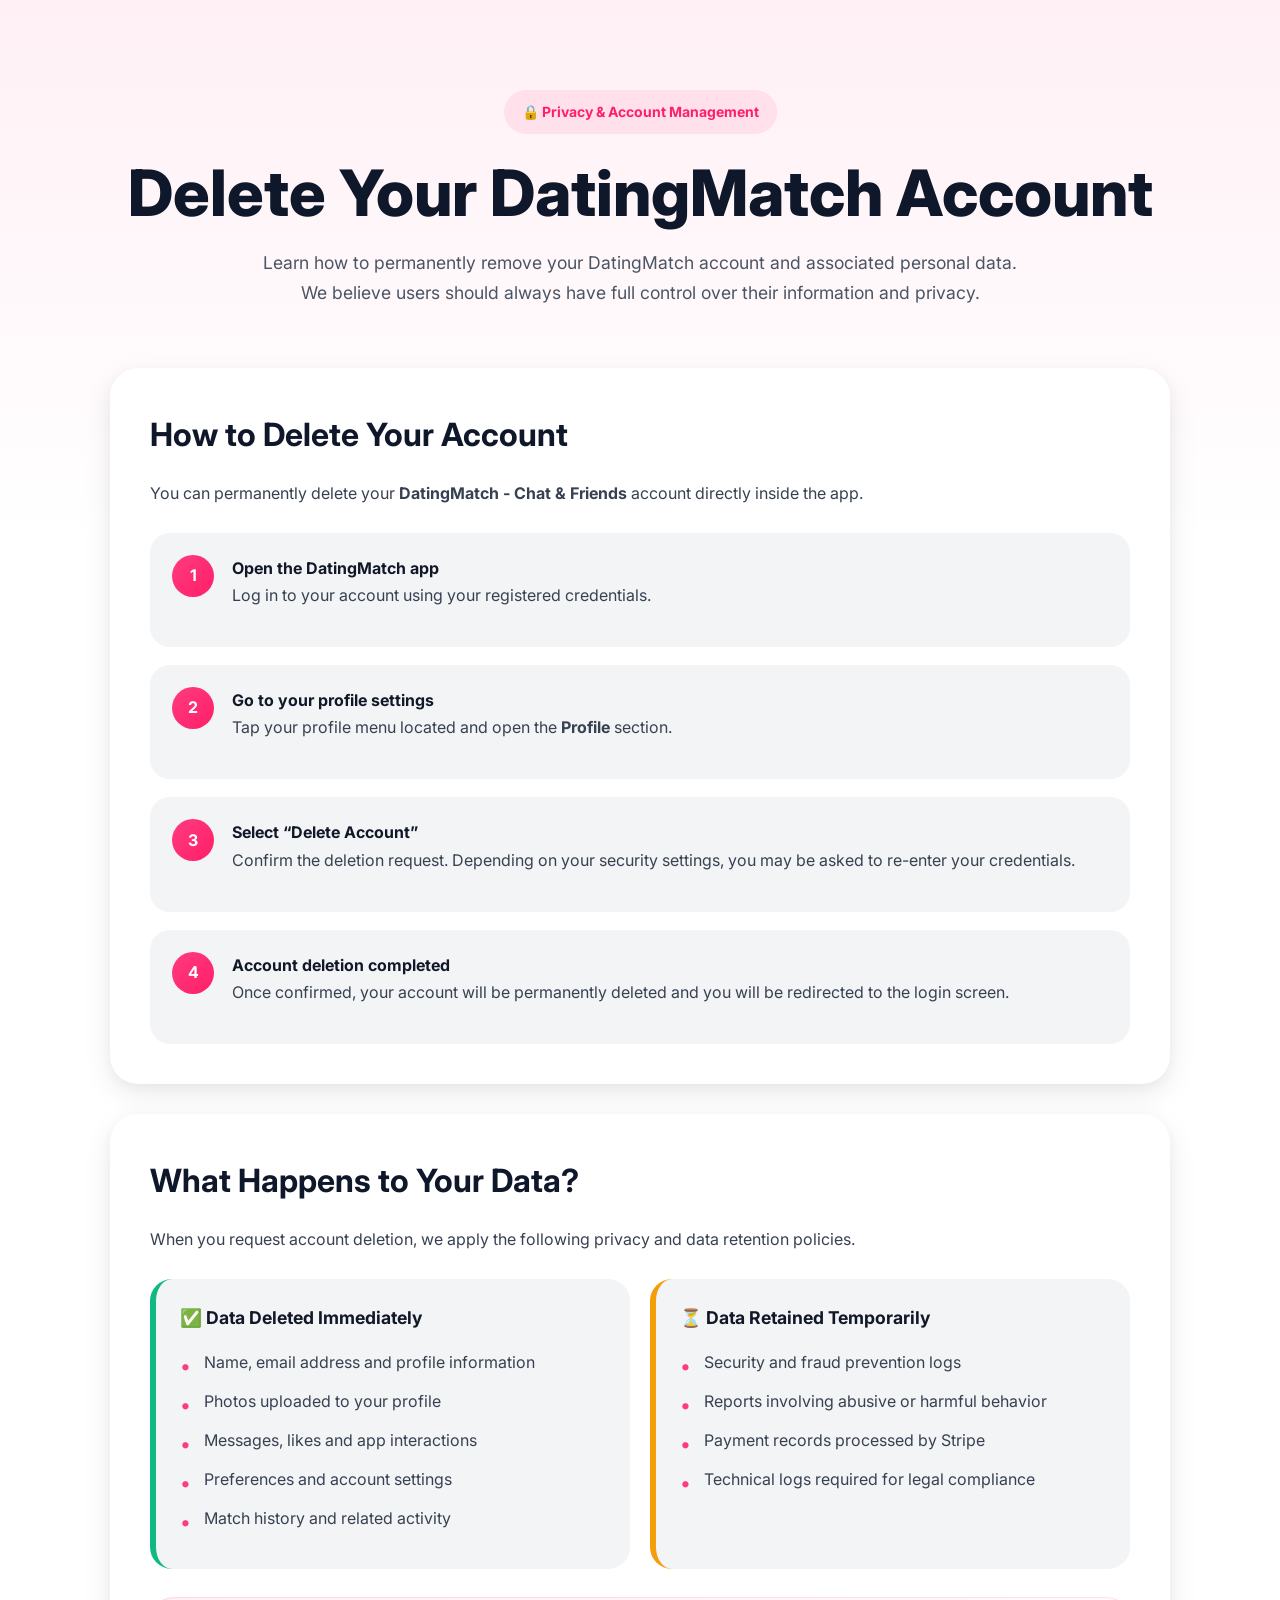
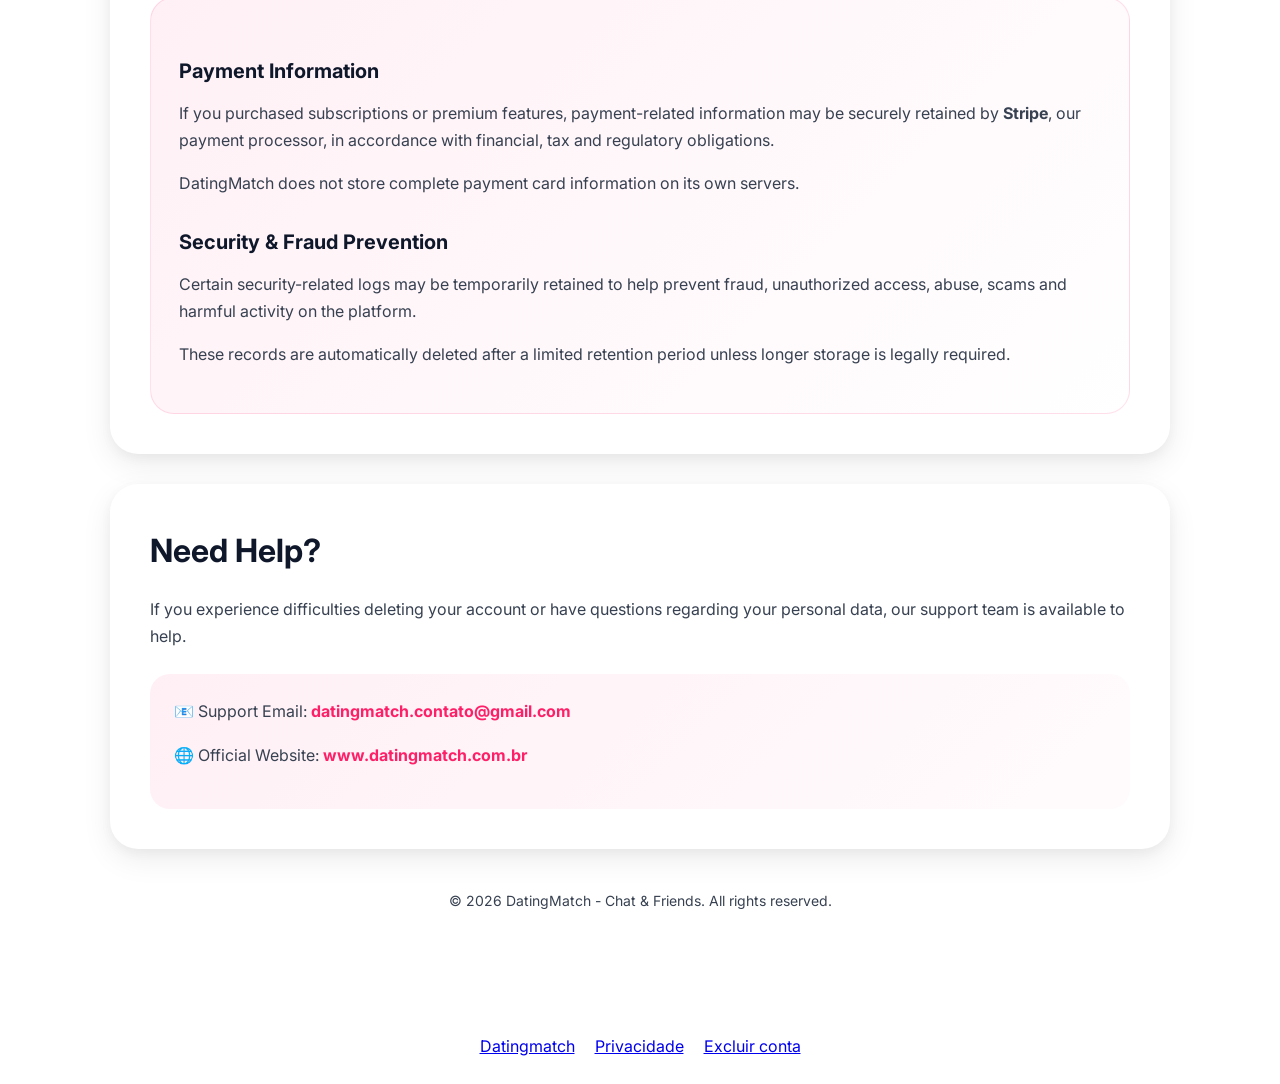
<file: delete-account.html>
<!doctype html>
<html lang="en">
  <head>
    <meta charset="UTF-8" />
    <meta name="viewport" content="width=device-width, initial-scale=1.0" />

    <title>Excluir conta e dados | Datingmatch</title>

    <meta
      name="description"
      content="Learn how to permanently delete your DatingMatch account and associated personal data."
    />

    <link rel="preconnect" href="https://fonts.googleapis.com" />
    <link rel="preconnect" href="https://fonts.gstatic.com" crossorigin />

    <link
      href="https://fonts.googleapis.com/css2?family=Inter:wght@400;500;600;700;800&display=swap"
      rel="stylesheet"
    />

    <style>
      * {
        margin: 0;
        padding: 0;
        box-sizing: border-box;
      }

      :root {
        --primary: #ff3b7f;
        --primary-dark: #ff1f68;
        --dark: #0f172a;
        --gray-900: #111827;
        --gray-700: #374151;
        --gray-600: #4b5563;
        --gray-500: #6b7280;
        --gray-300: #d1d5db;
        --gray-200: #e5e7eb;
        --gray-100: #f3f4f6;
        --white: #ffffff;
        --success: #10b981;
        --warning: #f59e0b;
        --shadow:
          0 10px 30px rgba(0, 0, 0, 0.08), 0 4px 12px rgba(0, 0, 0, 0.04);
      }

      body {
        font-family: "Inter", sans-serif;
        background: linear-gradient(
          180deg,
          #fff0f5 0%,
          #ffffff 20%,
          #ffffff 100%
        );
        color: var(--gray-900);
        line-height: 1.7;
      }

      .hero {
        padding: 90px 20px 60px;
        text-align: center;
      }

      .hero-badge {
        display: inline-flex;
        align-items: center;
        gap: 8px;
        background: rgba(255, 59, 127, 0.1);
        color: var(--primary-dark);
        padding: 10px 18px;
        border-radius: 999px;
        font-size: 14px;
        font-weight: 700;
        margin-bottom: 24px;
      }

      .hero h1 {
        font-size: clamp(2.4rem, 5vw, 4rem);
        line-height: 1.1;
        margin-bottom: 20px;
        font-weight: 800;
        color: var(--dark);
      }

      .hero p {
        max-width: 780px;
        margin: auto;
        font-size: 1.1rem;
        color: var(--gray-600);
      }

      .wrapper {
        max-width: 1100px;
        margin: auto;
        padding: 0 20px 80px;
      }

      .card {
        background: var(--white);
        border-radius: 28px;
        padding: 40px;
        box-shadow: var(--shadow);
        margin-bottom: 30px;
      }

      h2 {
        font-size: 2rem;
        margin-bottom: 18px;
        color: var(--dark);
      }

      h3 {
        font-size: 1.25rem;
        margin-top: 28px;
        margin-bottom: 12px;
        color: var(--dark);
      }

      p {
        color: var(--gray-700);
        margin-bottom: 16px;
      }

      .steps {
        display: grid;
        gap: 18px;
        margin-top: 25px;
      }

      .step {
        display: flex;
        gap: 18px;
        align-items: flex-start;
        background: var(--gray-100);
        padding: 22px;
        border-radius: 20px;
      }

      .step-number {
        min-width: 42px;
        height: 42px;
        border-radius: 50%;
        background: linear-gradient(
          135deg,
          var(--primary),
          var(--primary-dark)
        );
        color: white;
        display: flex;
        align-items: center;
        justify-content: center;
        font-weight: 700;
      }

      .highlight-box {
        background: linear-gradient(135deg, #fff0f5, #ffffff);
        border: 1px solid rgba(255, 59, 127, 0.15);
        border-radius: 24px;
        padding: 28px;
        margin-top: 28px;
      }

      .data-grid {
        display: grid;
        grid-template-columns: repeat(auto-fit, minmax(280px, 1fr));
        gap: 20px;
        margin-top: 25px;
      }

      .data-box {
        border-radius: 22px;
        padding: 24px;
        background: var(--gray-100);
      }

      .data-box h4 {
        margin-bottom: 16px;
        font-size: 1.1rem;
      }

      .data-box ul {
        list-style: none;
      }

      .data-box li {
        position: relative;
        padding-left: 24px;
        margin-bottom: 12px;
        color: var(--gray-700);
      }

      .data-box li::before {
        content: "•";
        position: absolute;
        left: 0;
        top: 0;
        color: var(--primary);
        font-size: 20px;
      }

      .success {
        border-left: 6px solid var(--success);
      }

      .warning {
        border-left: 6px solid var(--warning);
      }

      .image-placeholder {
        margin-top: 30px;
        border-radius: 28px;
        overflow: hidden;
        border: 2px dashed var(--gray-300);
        background: #fafafa;
        min-height: 320px;
        display: flex;
        align-items: center;
        justify-content: center;
        text-align: center;
        padding: 30px;
      }

      .image-placeholder span {
        color: var(--gray-500);
        font-weight: 600;
        font-size: 1rem;
      }

      .contact-box {
        margin-top: 24px;
        background: linear-gradient(
          135deg,
          rgba(255, 59, 127, 0.08),
          rgba(255, 59, 127, 0.02)
        );
        padding: 24px;
        border-radius: 20px;
      }

      .email {
        color: var(--primary-dark);
        font-weight: 700;
        text-decoration: none;
      }

      .footer {
        text-align: center;
        margin-top: 40px;
        color: var(--gray-500);
        font-size: 14px;
      }

      @media (max-width: 768px) {
        .hero {
          padding-top: 70px;
        }

        .card {
          padding: 28px;
        }

        h2 {
          font-size: 1.6rem;
        }

        .step {
          flex-direction: column;
        }
      }
    </style>
  <link rel="canonical" href="https://www.datingmatch.com.br/delete-account.html"><link rel="icon" href="/assets/images/favicon/favicon-32x32.png"></head>

  <body>
    <section class="hero">
      <div class="hero-badge">🔒 Privacy & Account Management</div>

      <h1>Delete Your DatingMatch Account</h1>

      <p>
        Learn how to permanently remove your DatingMatch account and associated
        personal data. We believe users should always have full control over
        their information and privacy.
      </p>
    </section>

    <main class="wrapper">
      <section class="card">
        <h2>How to Delete Your Account</h2>

        <p>
          You can permanently delete your
          <strong>DatingMatch - Chat & Friends</strong> account directly inside
          the app.
        </p>

        <div class="steps">
          <div class="step">
            <div class="step-number">1</div>

            <div>
              <strong>Open the DatingMatch app</strong>
              <p>Log in to your account using your registered credentials.</p>
            </div>
          </div>

          <div class="step">
            <div class="step-number">2</div>

            <div>
              <strong>Go to your profile settings</strong>
              <p>
                Tap your profile menu located and open the
                <strong>Profile</strong> section.
              </p>
            </div>
          </div>

          <div class="step">
            <div class="step-number">3</div>

            <div>
              <strong>Select “Delete Account”</strong>
              <p>
                Confirm the deletion request. Depending on your security
                settings, you may be asked to re-enter your credentials.
              </p>
            </div>
          </div>

          <div class="step">
            <div class="step-number">4</div>

            <div>
              <strong>Account deletion completed</strong>
              <p>
                Once confirmed, your account will be permanently deleted and you
                will be redirected to the login screen.
              </p>
            </div>
          </div>
        </div>
      </section>

      <section class="card">
        <h2>What Happens to Your Data?</h2>

        <p>
          When you request account deletion, we apply the following privacy and
          data retention policies.
        </p>

        <div class="data-grid">
          <div class="data-box success">
            <h4>✅ Data Deleted Immediately</h4>

            <ul>
              <li>Name, email address and profile information</li>
              <li>Photos uploaded to your profile</li>
              <li>Messages, likes and app interactions</li>
              <li>Preferences and account settings</li>
              <li>Match history and related activity</li>
            </ul>
          </div>

          <div class="data-box warning">
            <h4>⏳ Data Retained Temporarily</h4>

            <ul>
              <li>Security and fraud prevention logs</li>
              <li>Reports involving abusive or harmful behavior</li>
              <li>Payment records processed by Stripe</li>
              <li>Technical logs required for legal compliance</li>
            </ul>
          </div>
        </div>

        <div class="highlight-box">
          <h3>Payment Information</h3>

          <p>
            If you purchased subscriptions or premium features, payment-related
            information may be securely retained by
            <strong>Stripe</strong>, our payment processor, in accordance with
            financial, tax and regulatory obligations.
          </p>

          <p>
            DatingMatch does not store complete payment card information on its
            own servers.
          </p>

          <h3>Security & Fraud Prevention</h3>

          <p>
            Certain security-related logs may be temporarily retained to help
            prevent fraud, unauthorized access, abuse, scams and harmful
            activity on the platform.
          </p>

          <p>
            These records are automatically deleted after a limited retention
            period unless longer storage is legally required.
          </p>
        </div>
      </section>

      <section class="card">
        <h2>Need Help?</h2>

        <p>
          If you experience difficulties deleting your account or have questions
          regarding your personal data, our support team is available to help.
        </p>

        <div class="contact-box">
          <p>
            📧 Support Email:
            <a class="email" href="mailto:datingmatch.contato@gmail.com">
              datingmatch.contato@gmail.com
            </a>
          </p>

          <p>
            🌐 Official Website:
            <a
              class="email"
              href="https://www.datingmatch.com.br"
              target="_blank"
            >
              www.datingmatch.com.br
            </a>
          </p>
        </div>
      </section>

      <footer class="footer">
        <p>© 2026 DatingMatch - Chat & Friends. All rights reserved.</p>
      </footer>
    </main>
  <nav aria-label="Links legais" style="text-align:center;padding:24px;display:flex;gap:20px;justify-content:center;flex-wrap:wrap"><a href="/">Datingmatch</a><a href="/privacy/">Privacidade</a><a href="/delete-account.html">Excluir conta</a></nav></body>
</html>
</file>
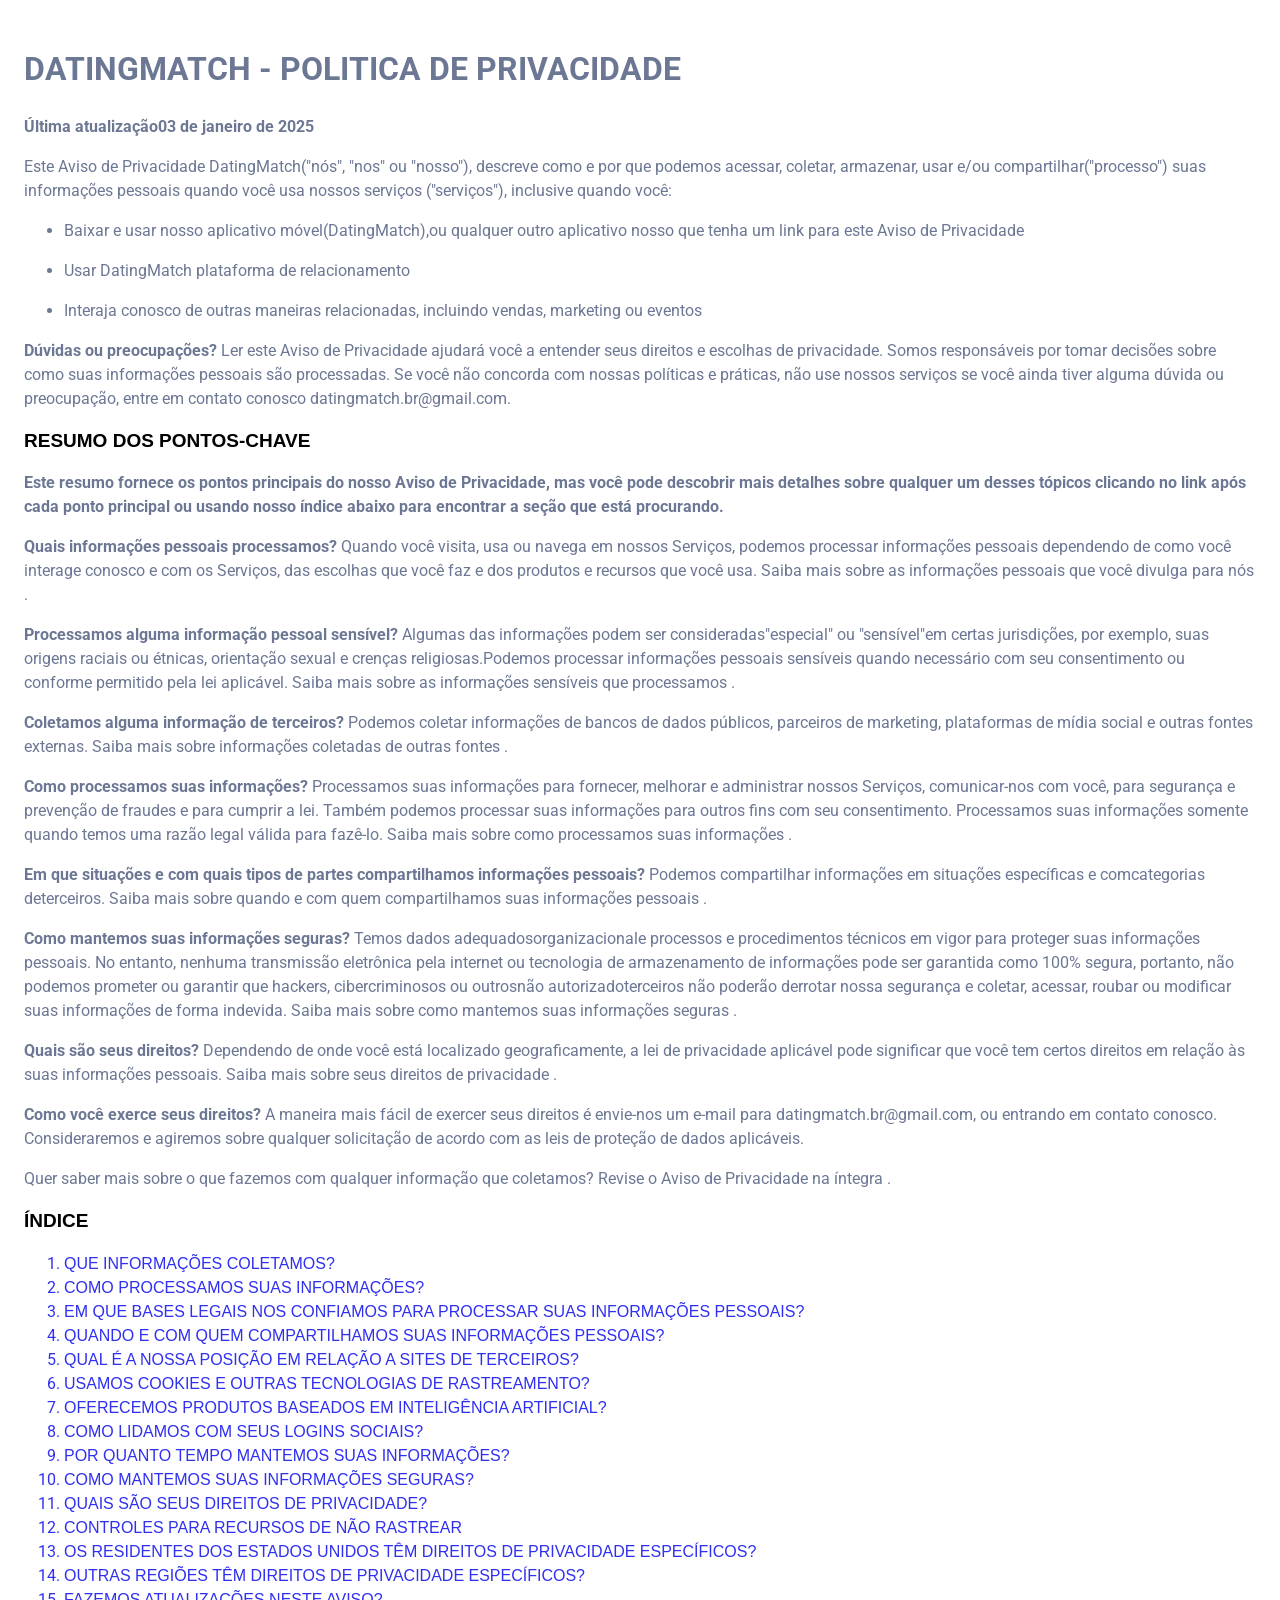
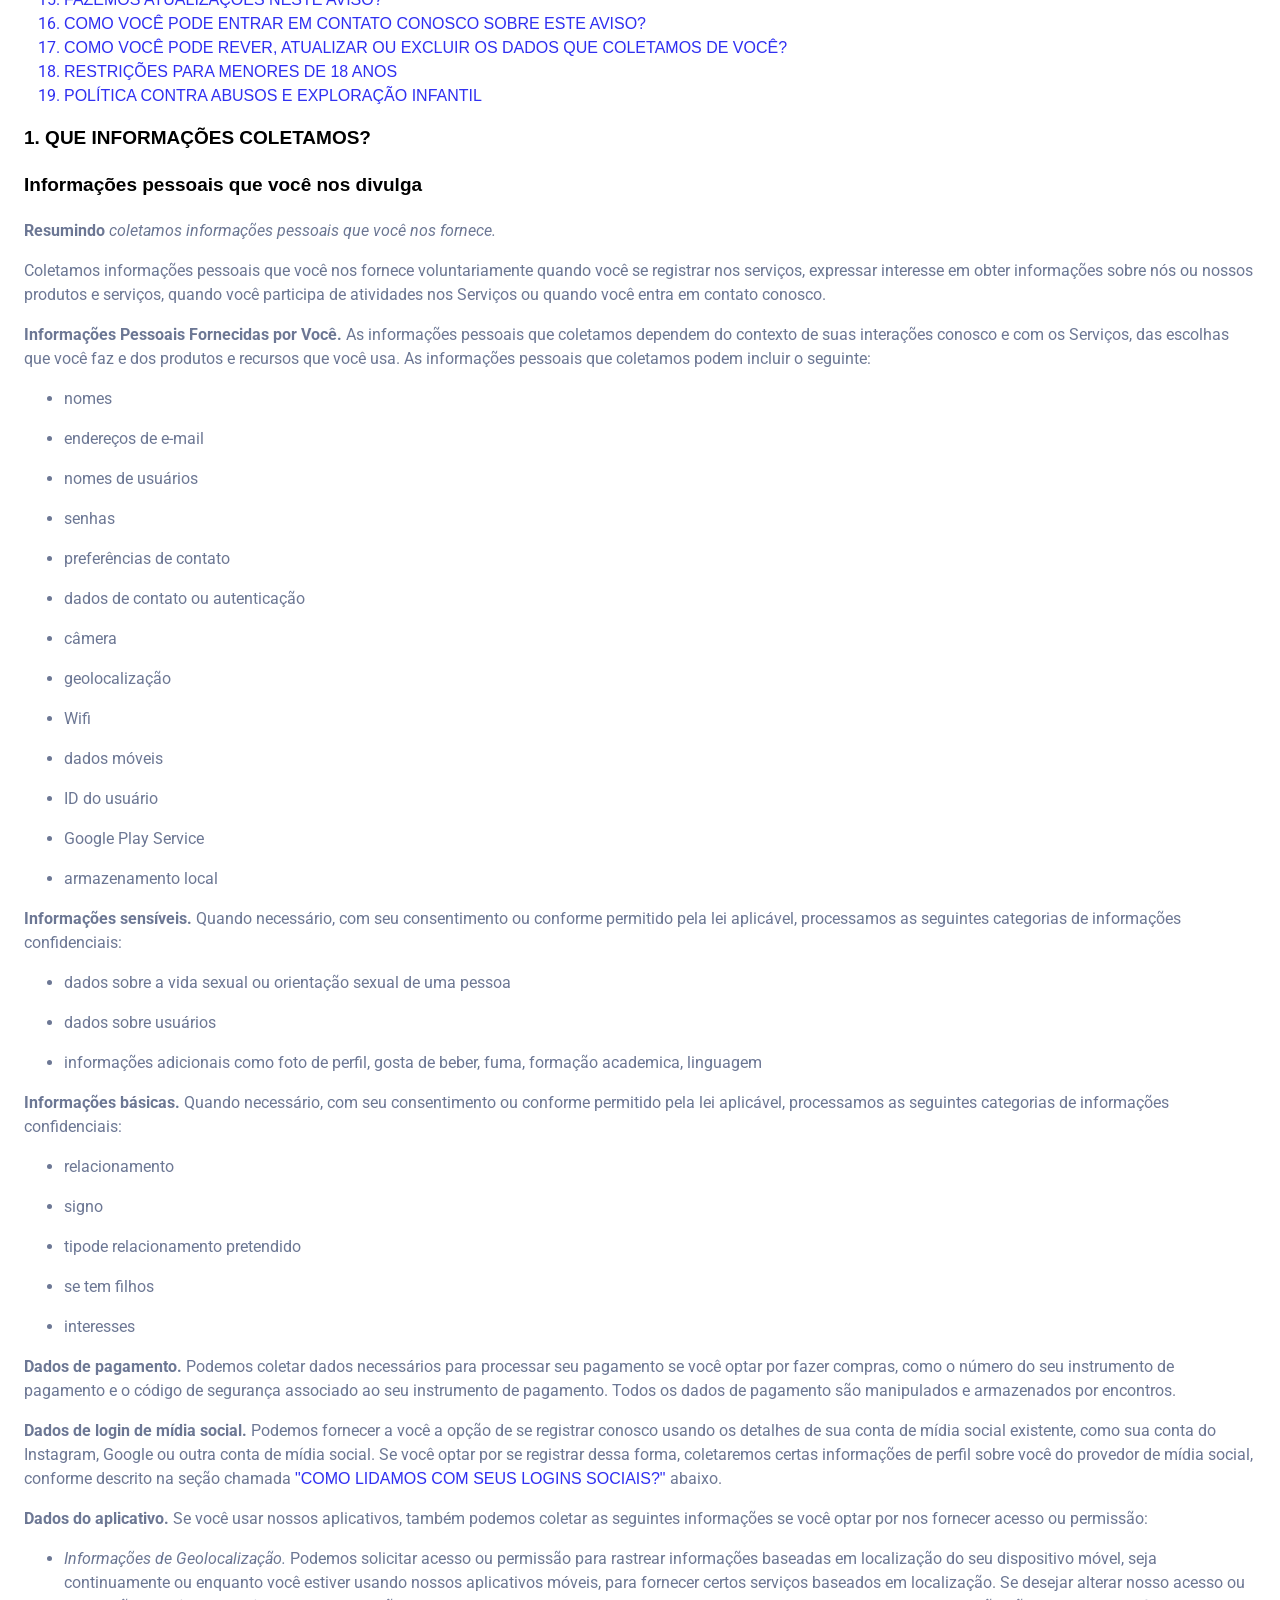
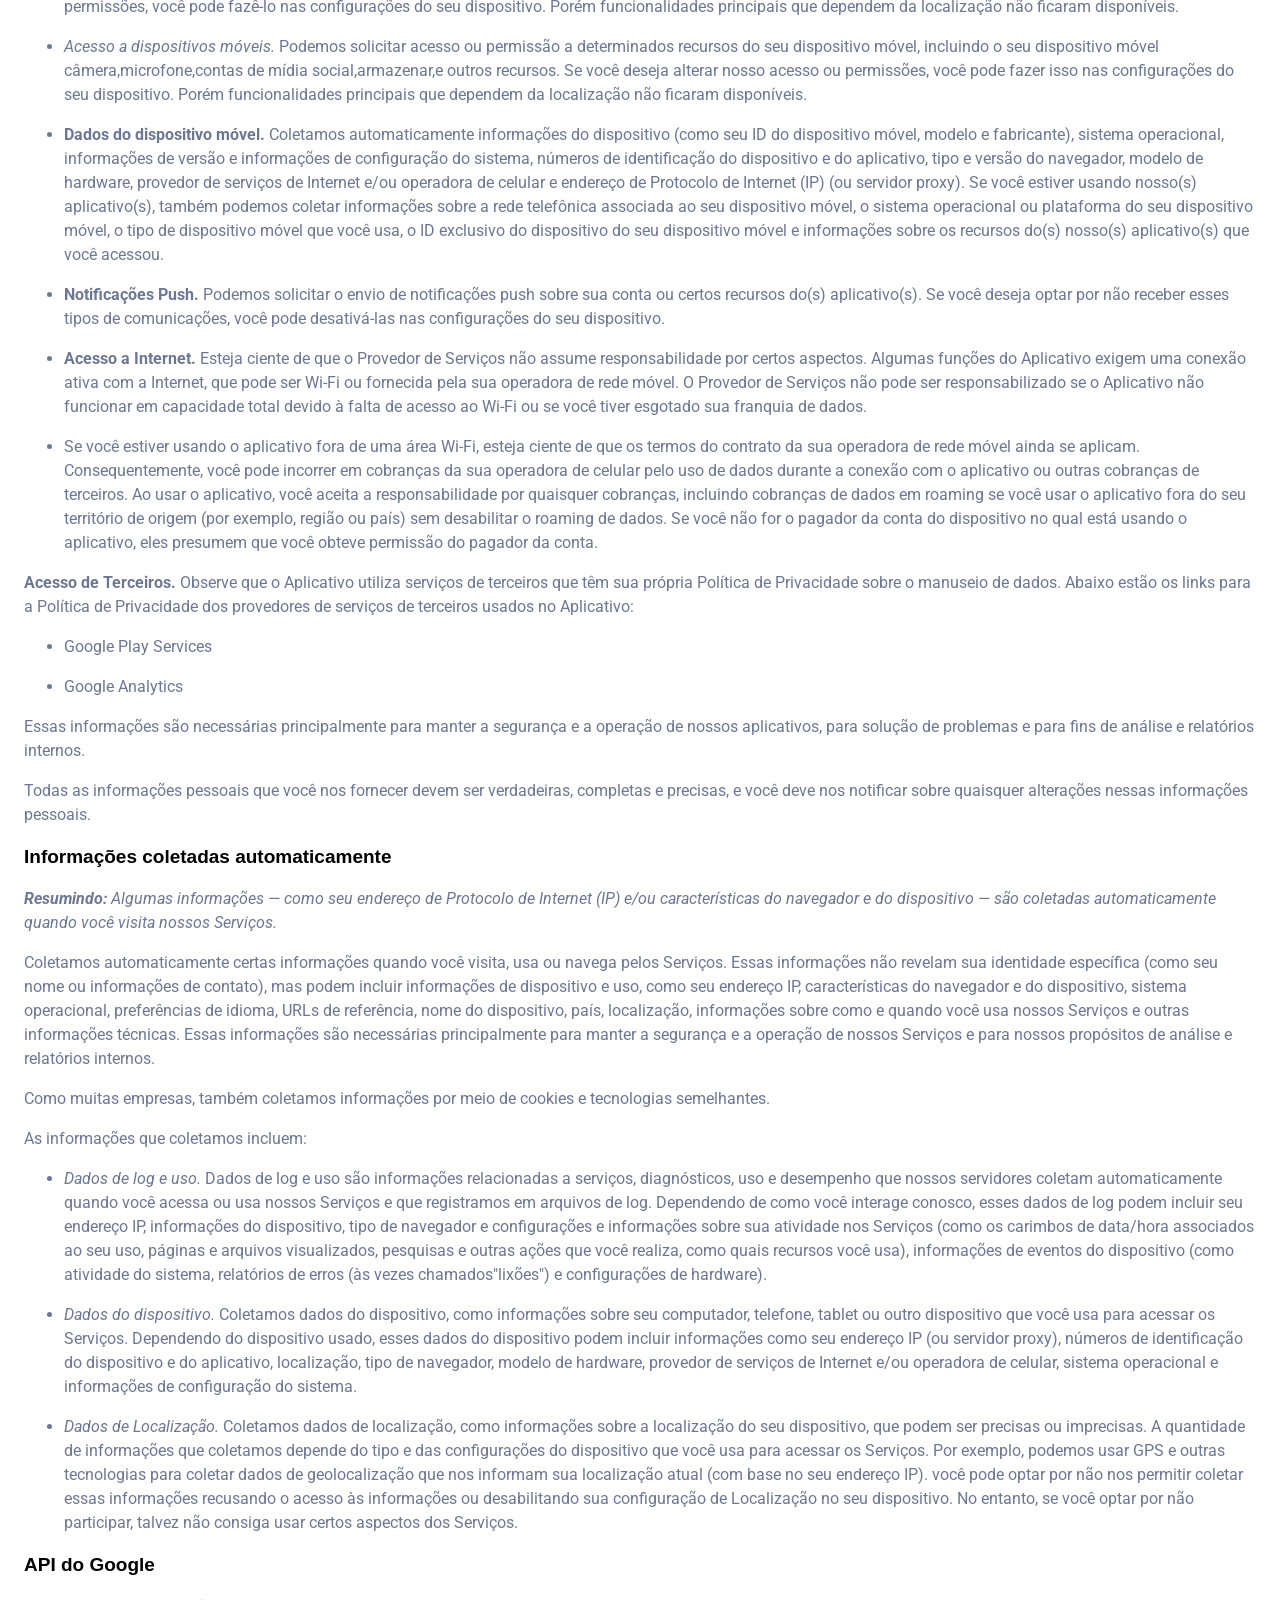
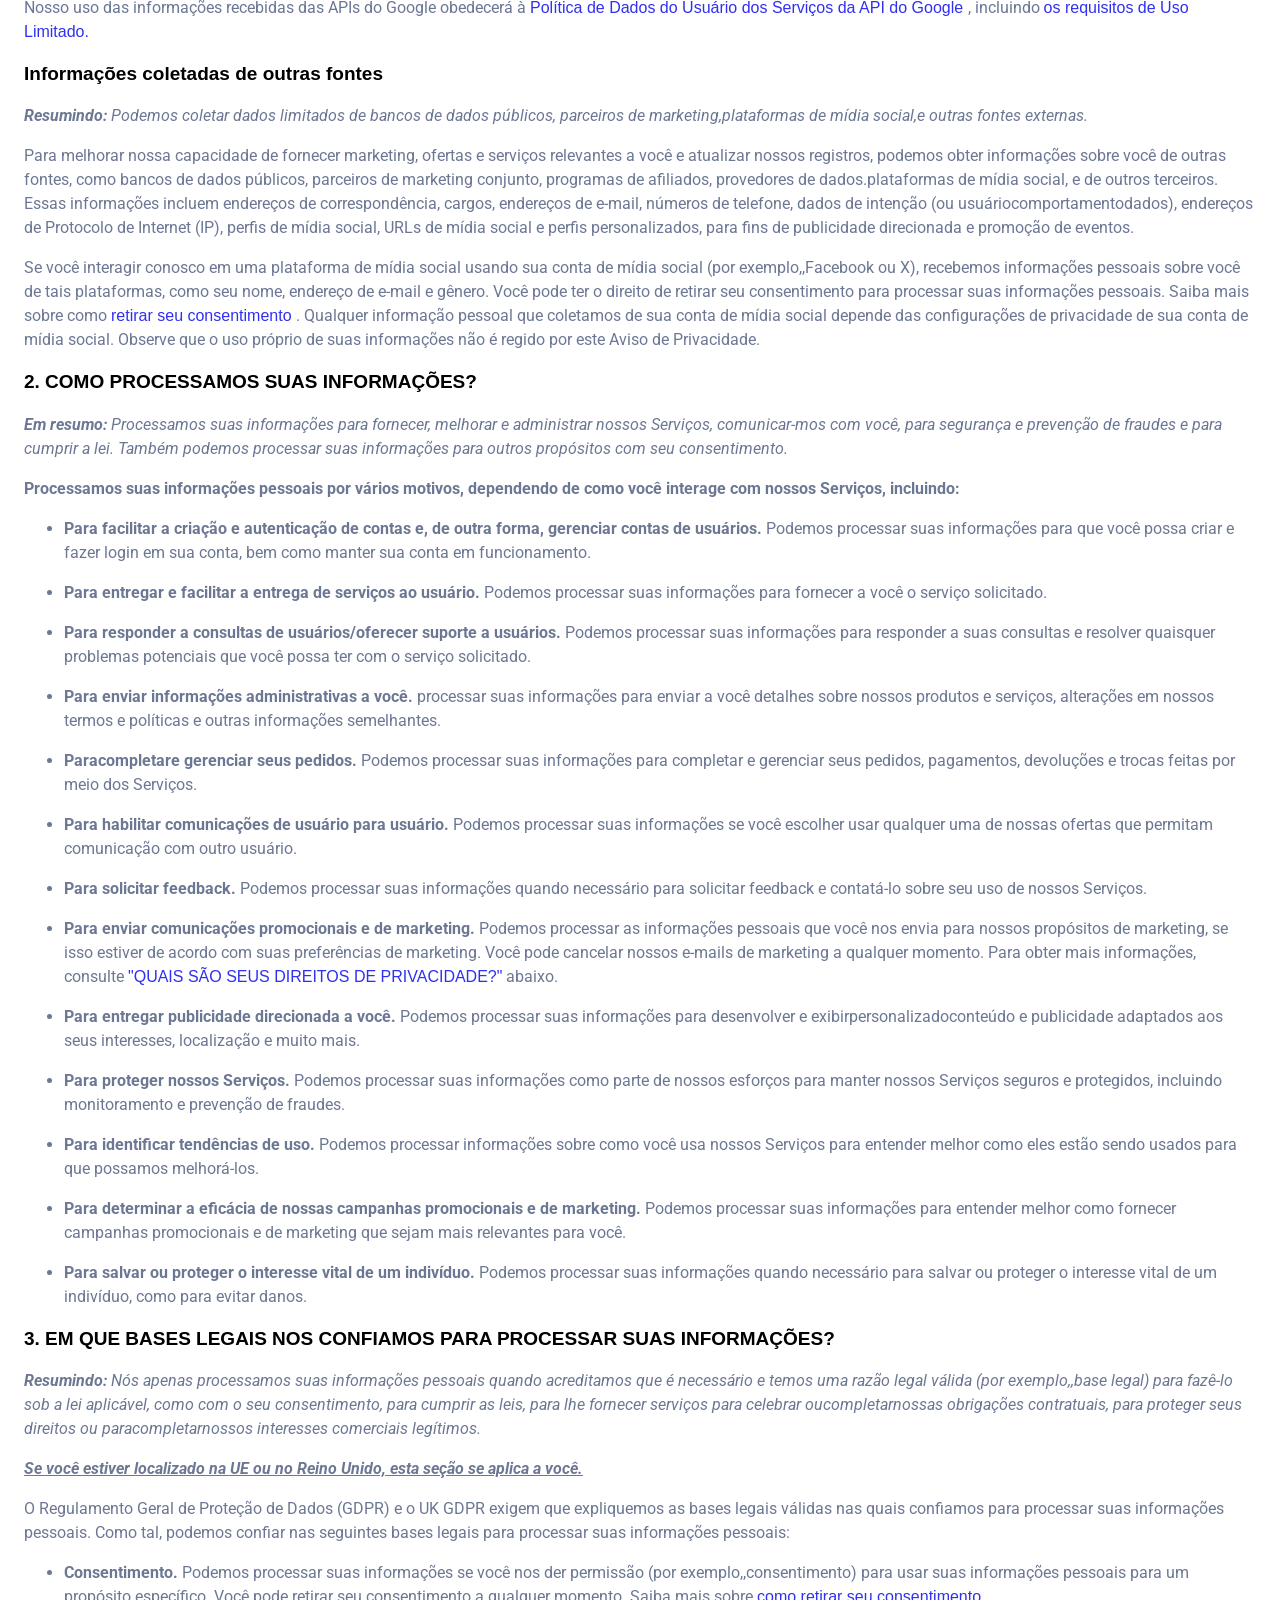
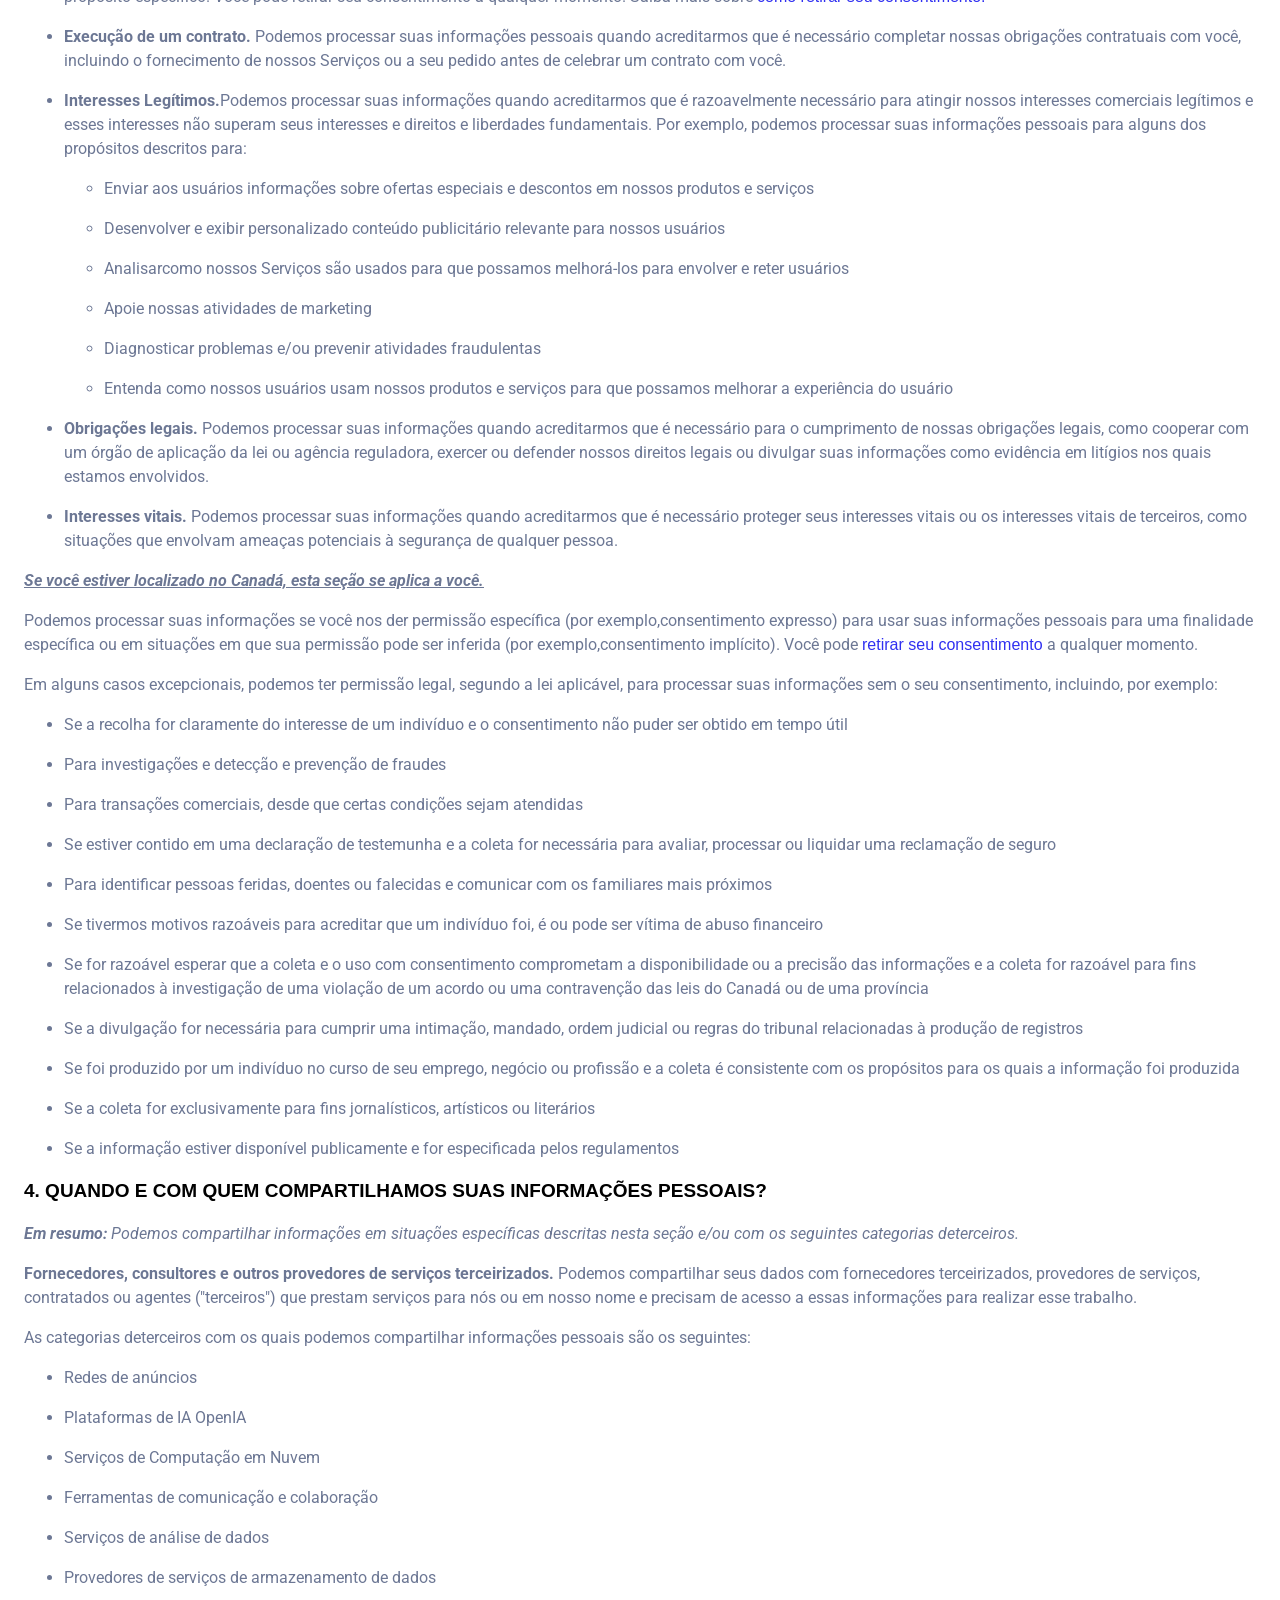
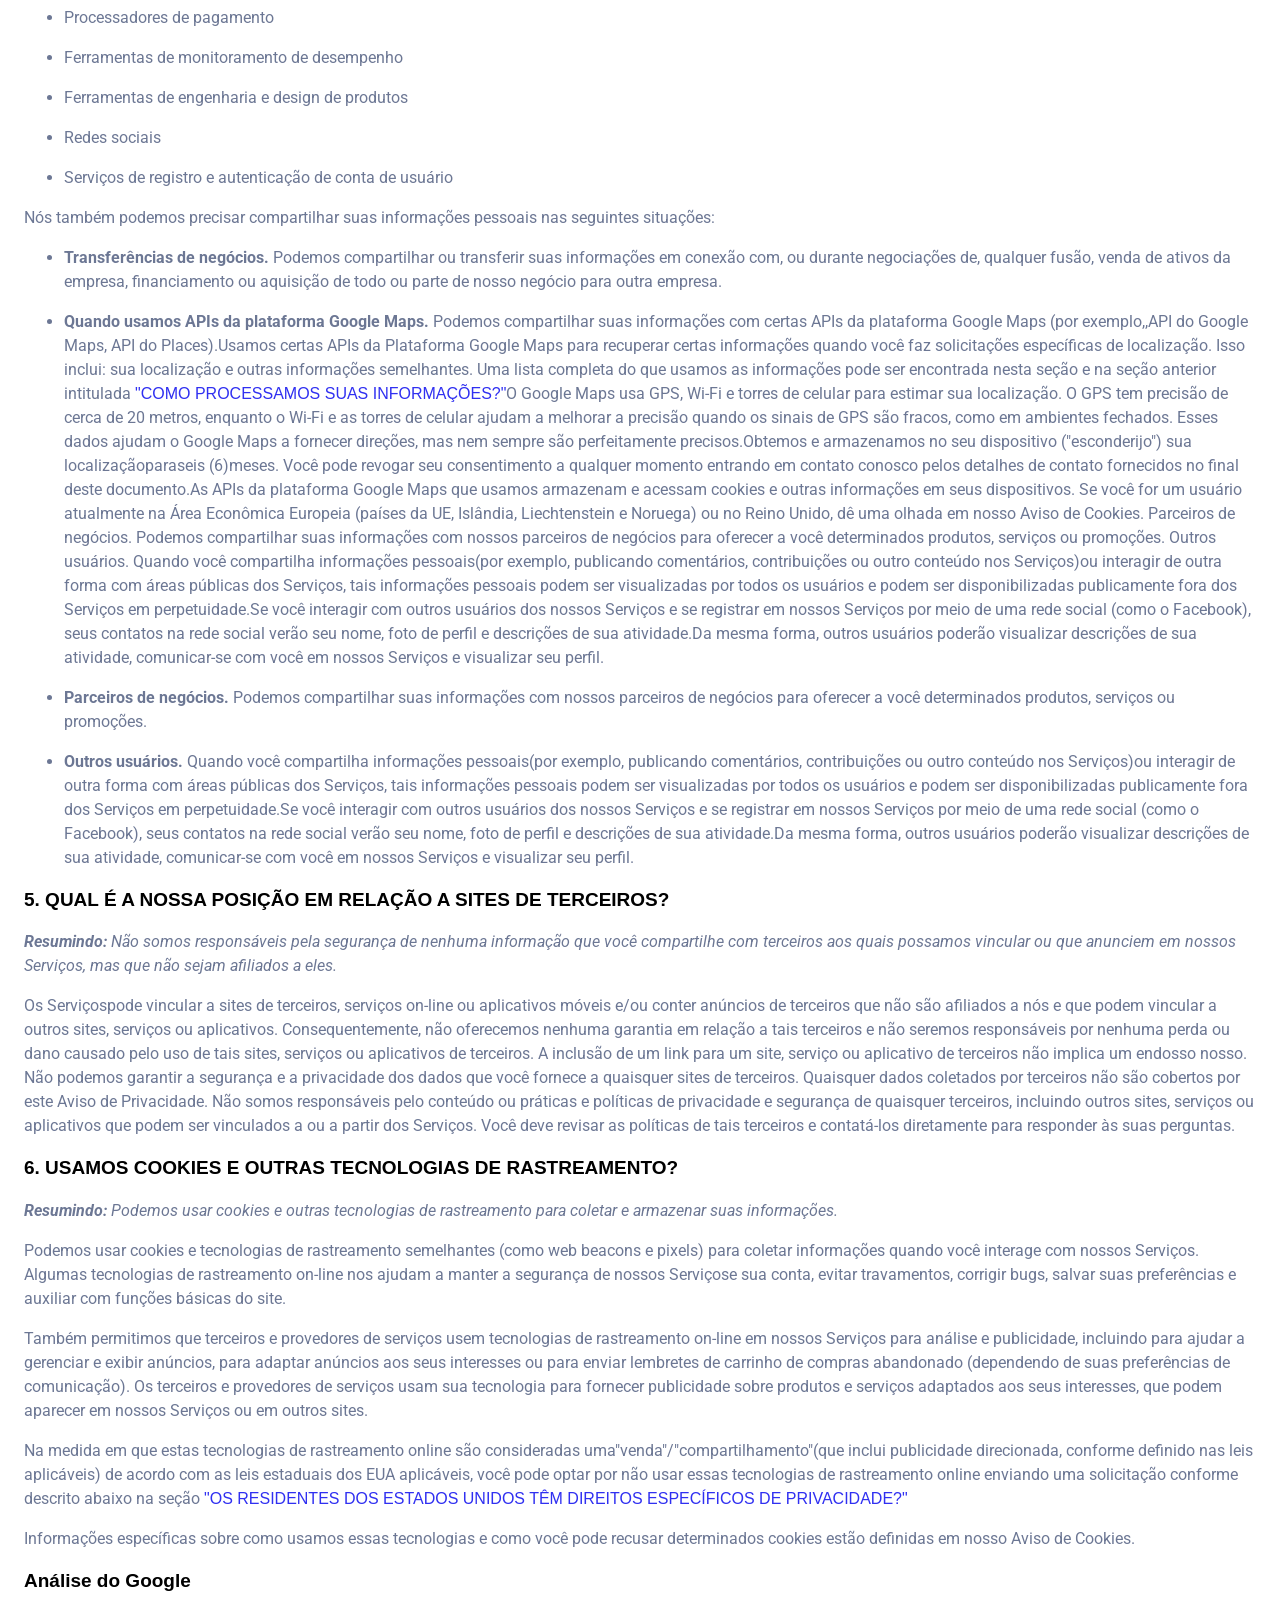
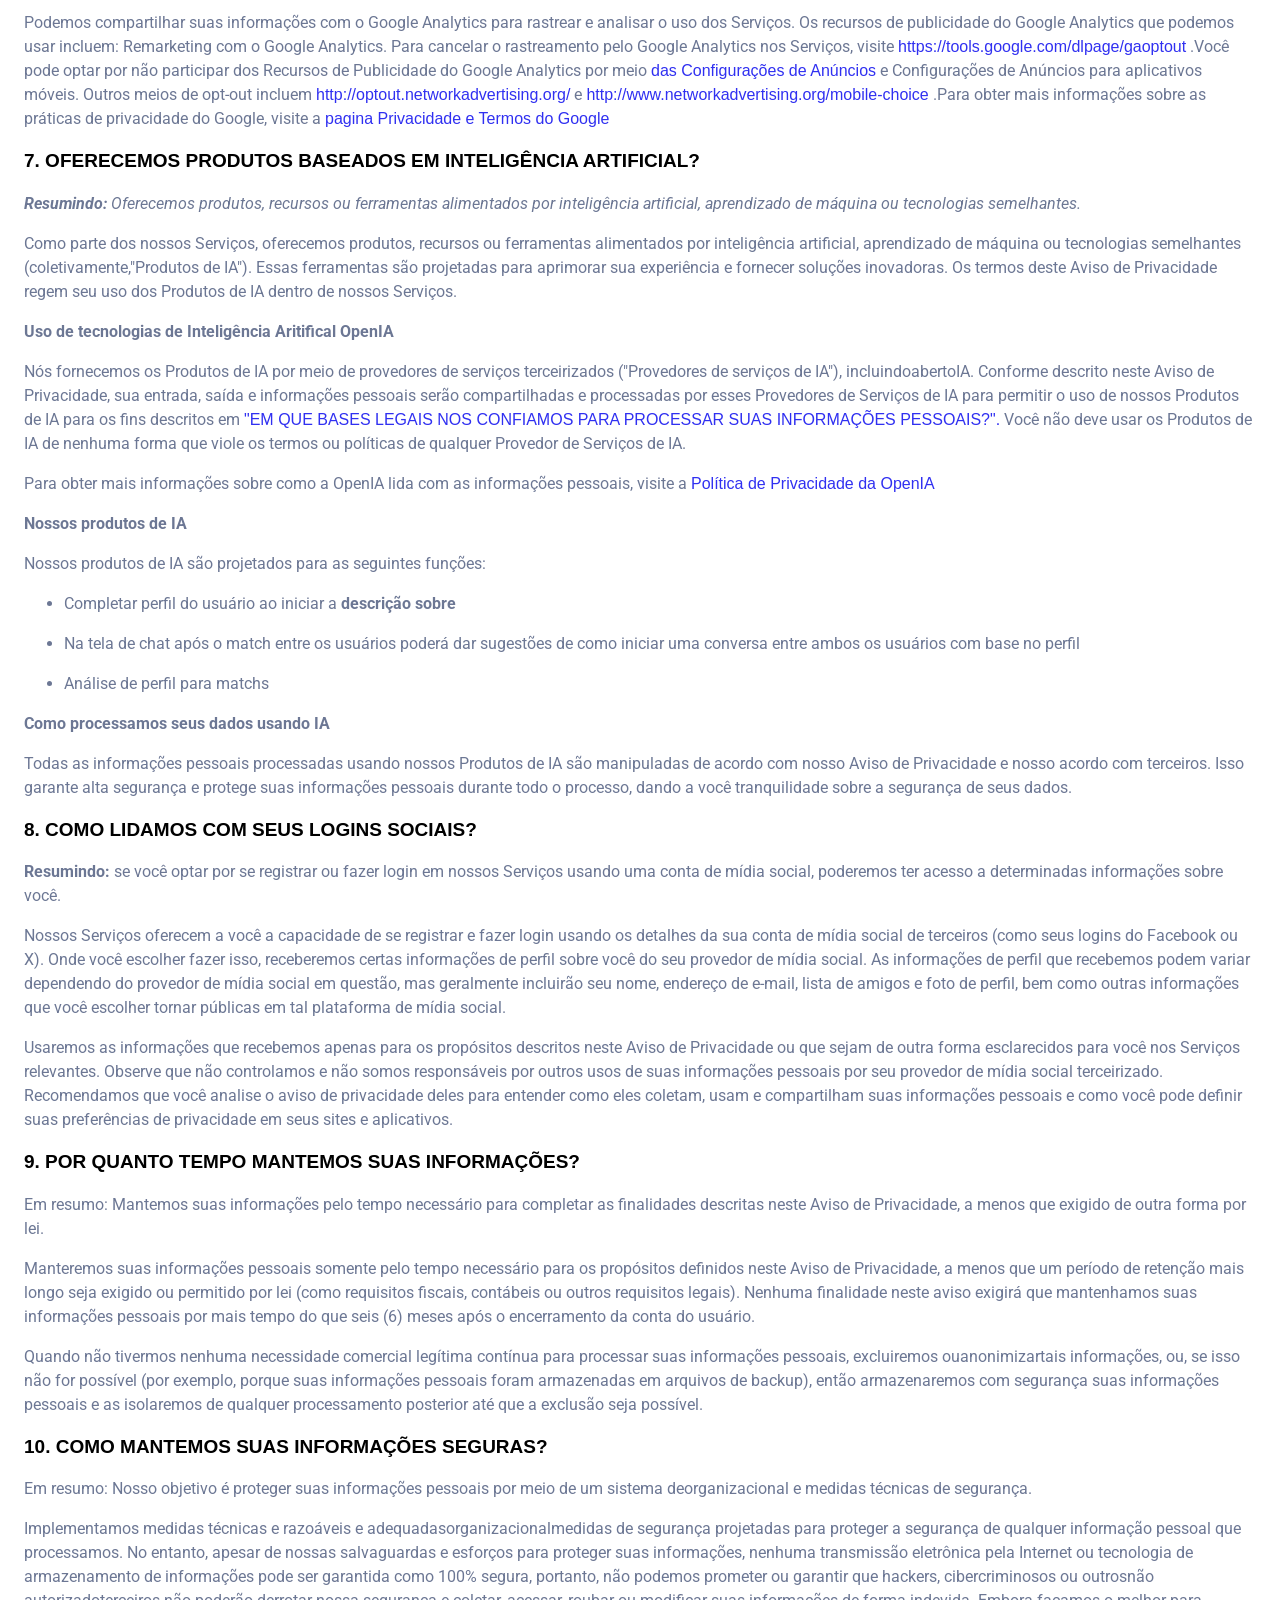
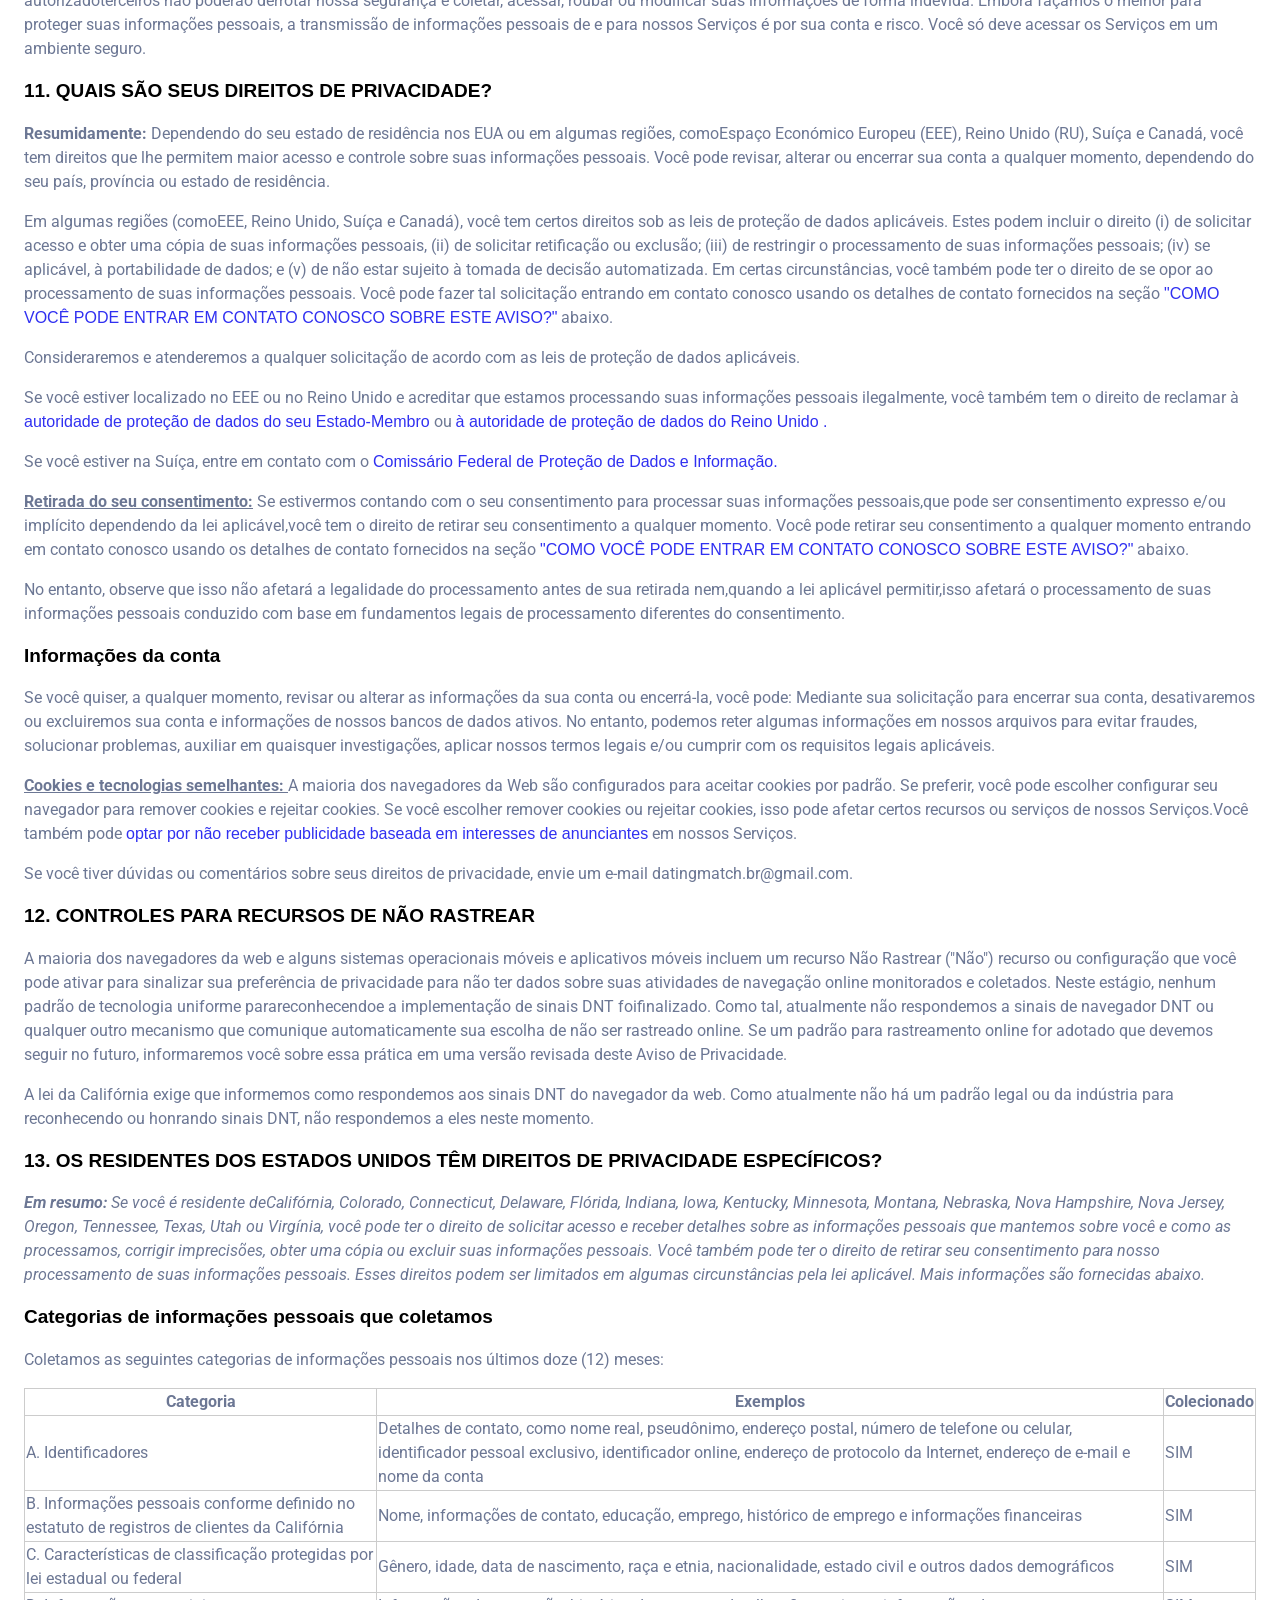
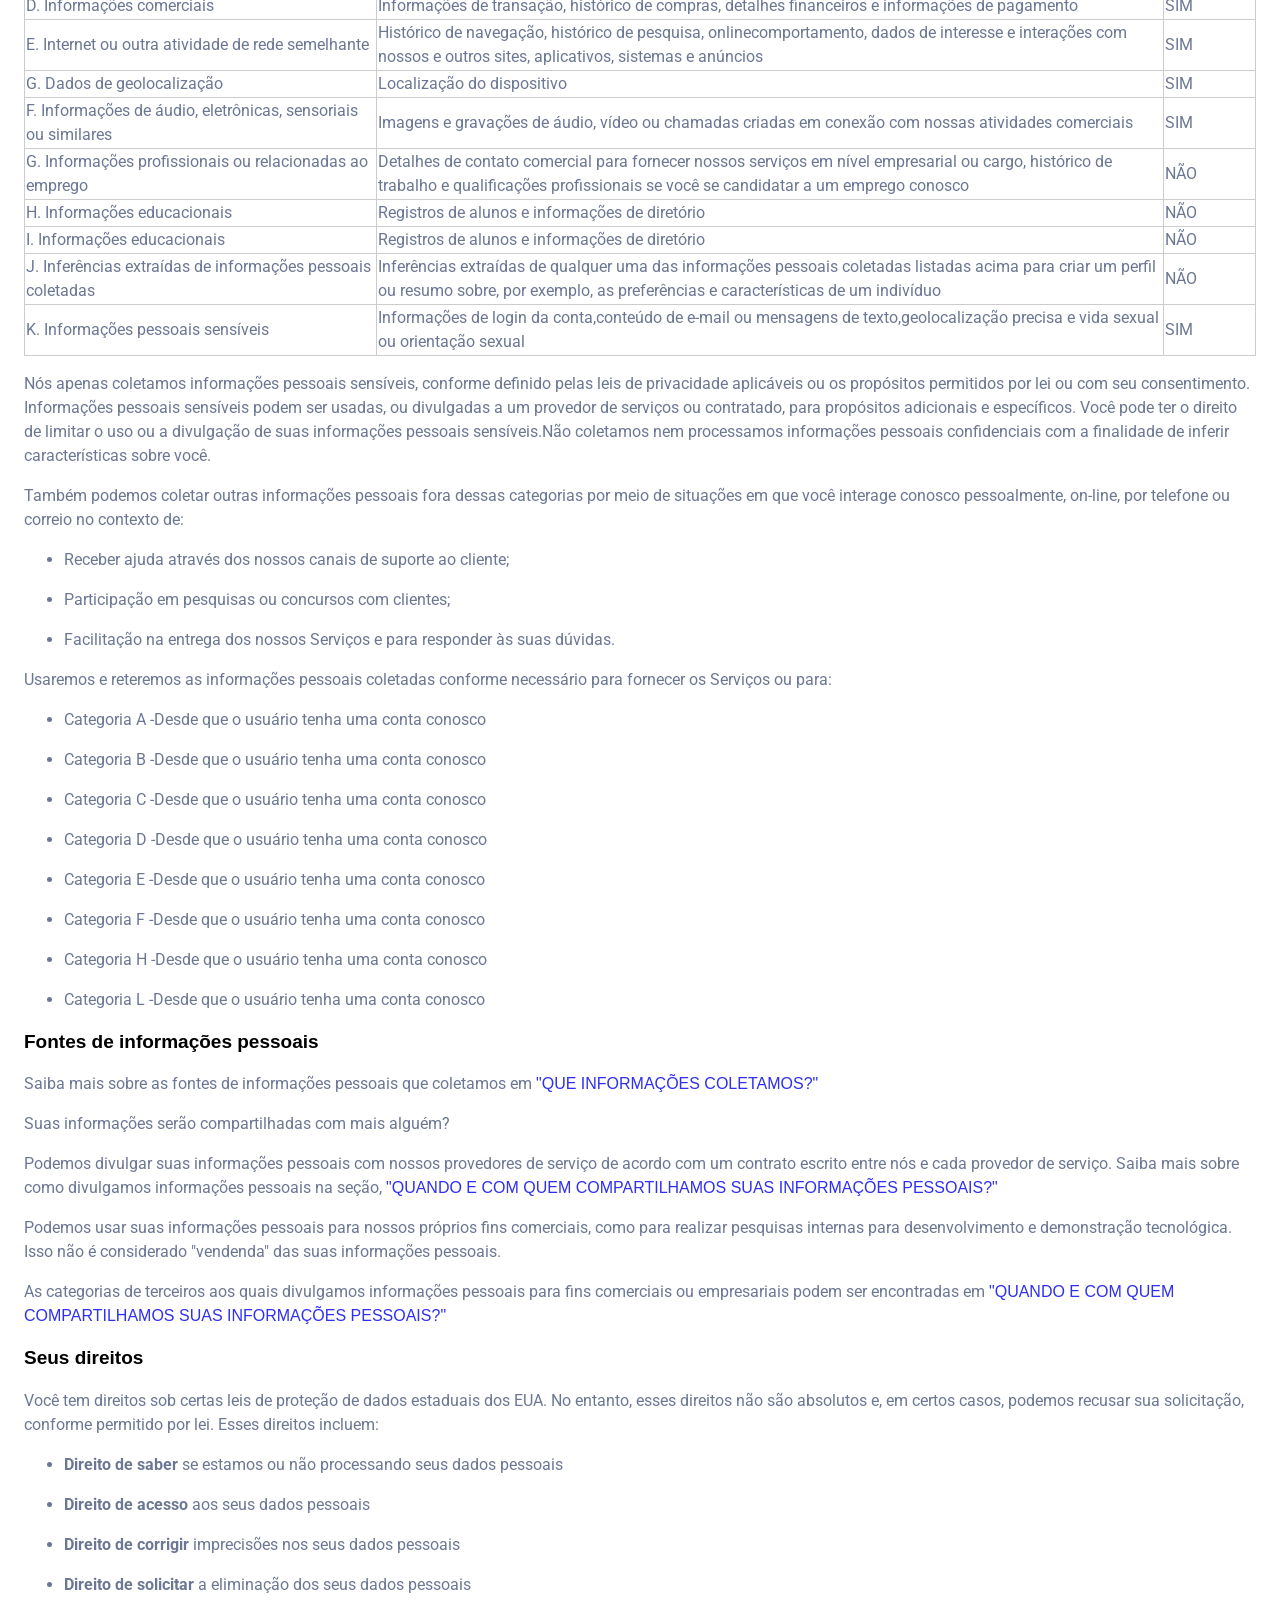
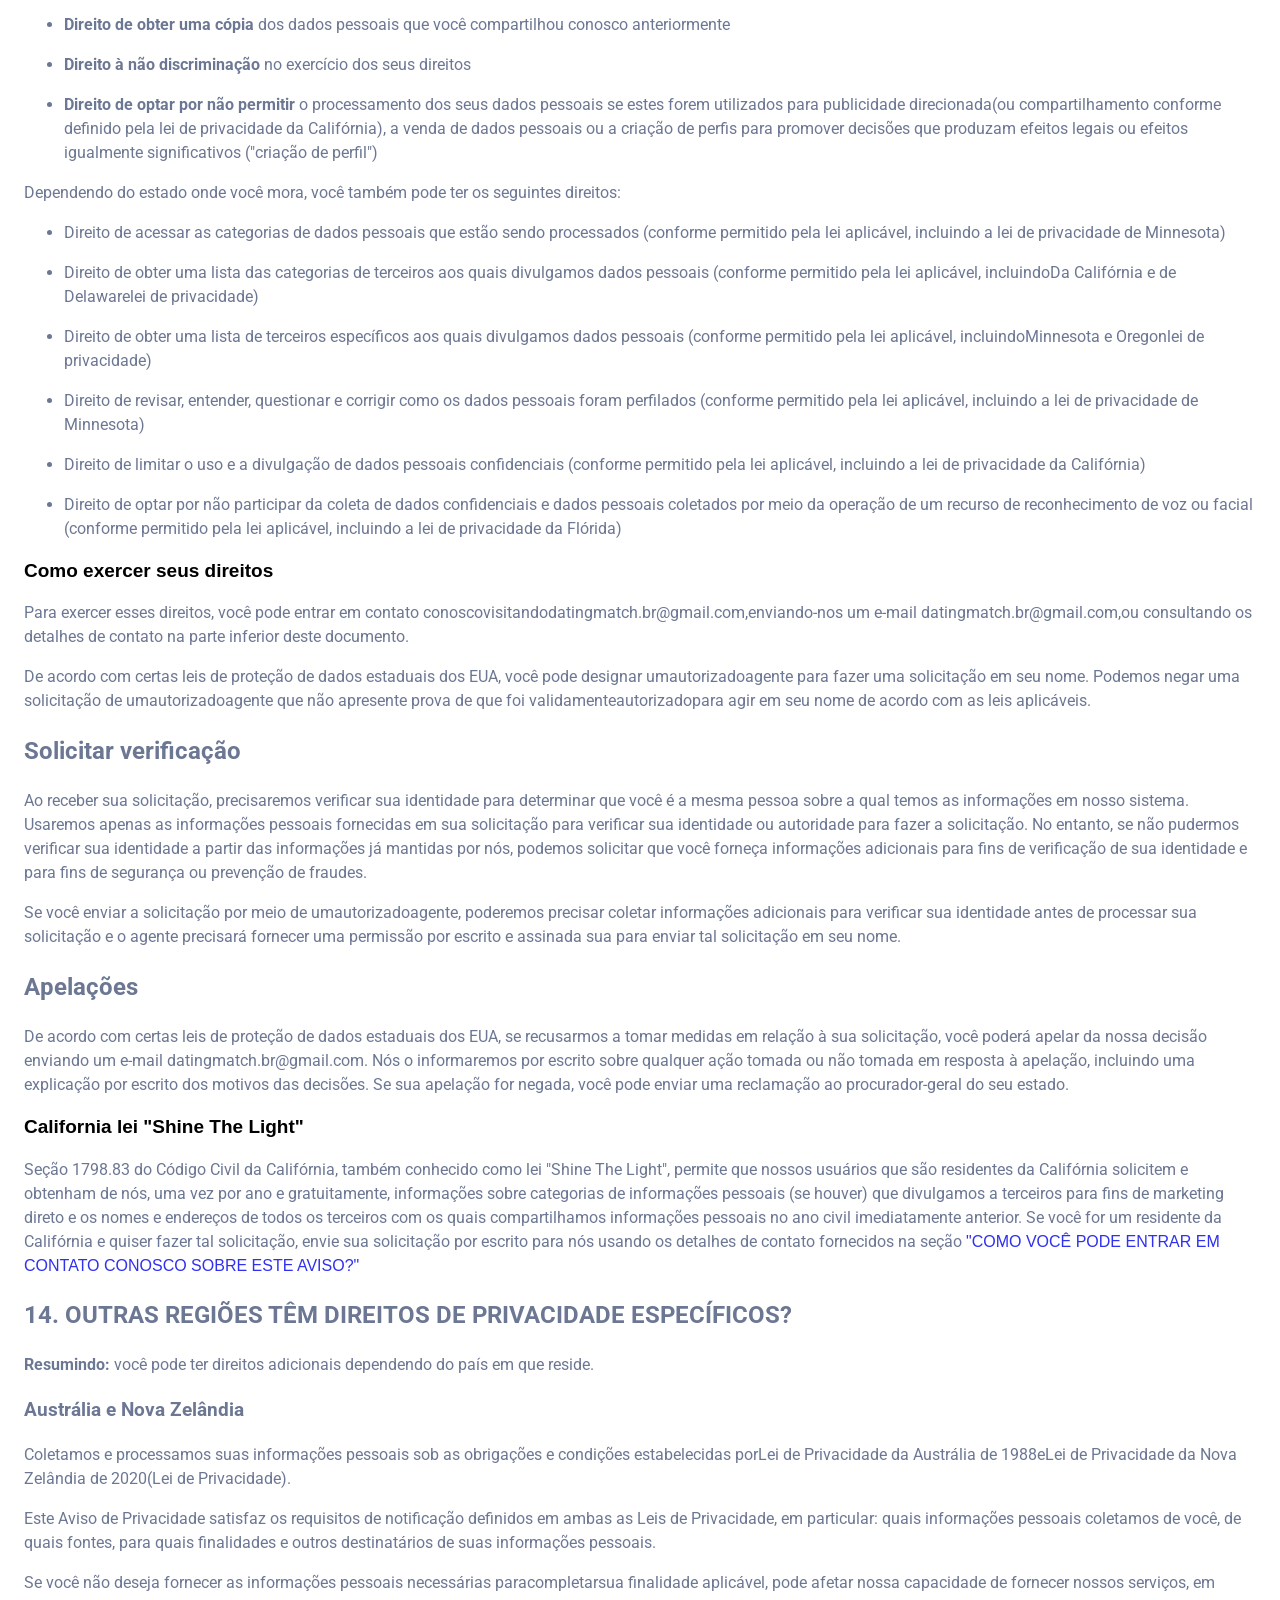
<file: datingmatch/terms.html>
<!DOCTYPE html>
<html lang="pt-BR">
  <head>
    <meta charset="UTF-8" />
    <meta name="viewport" content="width=device-width, initial-scale=1.0" />
    <title>Política de privacidade — página anterior | Datingmatch</title>
    <link
      href="https://fonts.googleapis.com/css2?family=Roboto:wght@400;500;700&display=swap"
      rel="stylesheet"
    />
    <style>
      html {
        scroll-behavior: smooth;
      }

      * {
        font-family: "Roboto", sans-serif;
        color: #6c7794;
        line-height: 1.5;
        -webkit-font-smoothing: antialiased;
        -webkit-text-size-adjust: 100%;
      }

      body {
        padding: 1rem;
      }

      .heading-01 {
        font-family: Arial !important;
        font-size: 19px !important;
        color: #000000 !important;
      }

      .link {
        color: #3030f1 !important;
        font-family: Arial !important;
        word-break: break-word !important;
        text-decoration: none !important;
      }

      .style-ol {
        li {
          color: #3030f1 !important;
        }
      }

      ul {
        li {
          line-height: 1.5rem;
          margin-bottom: 1rem;
        }
      }

      .space-top {
        margin-top: 1rem;
      }
    </style>
  <meta name="description" content="Política de privacidade do Datingmatch disponível no endereço anterior."><link rel="canonical" href="https://www.datingmatch.com.br/privacy/"><link rel="icon" href="/assets/images/favicon/favicon-32x32.png"></head>
  <body>
    <div>
      <h1>DATINGMATCH - POLITICA DE PRIVACIDADE</h1>
      <strong>
        <p>Última atualização03 de janeiro de 2025</p>
      </strong>

      <p>
        Este Aviso de Privacidade DatingMatch("nós", "nos" ou "nosso"), descreve
        como e por que podemos acessar, coletar, armazenar, usar e/ou
        compartilhar("processo") suas informações pessoais quando você usa
        nossos serviços ("serviços"), inclusive quando você:
      </p>

      <ul>
        <li>
          Baixar e usar nosso aplicativo móvel(DatingMatch),ou qualquer outro
          aplicativo nosso que tenha um link para este Aviso de Privacidade
        </li>
        <li>Usar DatingMatch plataforma de relacionamento</li>
        <li>
          Interaja conosco de outras maneiras relacionadas, incluindo vendas,
          marketing ou eventos
        </li>
      </ul>

      <p>
        <strong>Dúvidas ou preocupações? </strong>
        Ler este Aviso de Privacidade ajudará você a entender seus direitos e
        escolhas de privacidade. Somos responsáveis por tomar decisões sobre
        como suas informações pessoais são processadas. Se você não concorda com
        nossas políticas e práticas, não use nossos serviços se você ainda tiver
        alguma dúvida ou preocupação, entre em contato conosco
        datingmatch.br@gmail.com.
      </p>

      <h2 class="heading-01">RESUMO DOS PONTOS-CHAVE</h2>

      <strong>
        <p>
          Este resumo fornece os pontos principais do nosso Aviso de
          Privacidade, mas você pode descobrir mais detalhes sobre qualquer um
          desses tópicos clicando no link após cada ponto principal ou usando
          nosso índice abaixo para encontrar a seção que está procurando.
        </p>
      </strong>

      <p>
        <strong> Quais informações pessoais processamos? </strong>
        Quando você visita, usa ou navega em nossos Serviços, podemos processar
        informações pessoais dependendo de como você interage conosco e com os
        Serviços, das escolhas que você faz e dos produtos e recursos que você
        usa. Saiba mais sobre as informações pessoais que você divulga para nós
        .
      </p>

      <p>
        <strong>Processamos alguma informação pessoal sensível?</strong>
        Algumas das informações podem ser consideradas"especial" ou "sensível"em
        certas jurisdições, por exemplo, suas origens raciais ou étnicas,
        orientação sexual e crenças religiosas.Podemos processar informações
        pessoais sensíveis quando necessário com seu consentimento ou conforme
        permitido pela lei aplicável. Saiba mais sobre as informações sensíveis
        que processamos .
      </p>

      <p>
        <strong>Coletamos alguma informação de terceiros?</strong>
        Podemos coletar informações de bancos de dados públicos, parceiros de
        marketing, plataformas de mídia social e outras fontes externas. Saiba
        mais sobre informações coletadas de outras fontes .
      </p>

      <p>
        <strong>Como processamos suas informações? </strong>
        Processamos suas informações para fornecer, melhorar e administrar
        nossos Serviços, comunicar-nos com você, para segurança e prevenção de
        fraudes e para cumprir a lei. Também podemos processar suas informações
        para outros fins com seu consentimento. Processamos suas informações
        somente quando temos uma razão legal válida para fazê-lo. Saiba mais
        sobre como processamos suas informações .
      </p>

      <p>
        <strong
          >Em que situações e com quais tipos de partes compartilhamos
          informações pessoais?
        </strong>
        Podemos compartilhar informações em situações específicas e
        comcategorias deterceiros. Saiba mais sobre quando e com quem
        compartilhamos suas informações pessoais .
      </p>

      <p>
        <strong> Como mantemos suas informações seguras? </strong>
        Temos dados adequadosorganizacionale processos e procedimentos técnicos
        em vigor para proteger suas informações pessoais. No entanto, nenhuma
        transmissão eletrônica pela internet ou tecnologia de armazenamento de
        informações pode ser garantida como 100% segura, portanto, não podemos
        prometer ou garantir que hackers, cibercriminosos ou outrosnão
        autorizadoterceiros não poderão derrotar nossa segurança e coletar,
        acessar, roubar ou modificar suas informações de forma indevida. Saiba
        mais sobre como mantemos suas informações seguras .
      </p>

      <p>
        <strong>Quais são seus direitos? </strong>
        Dependendo de onde você está localizado geograficamente, a lei de
        privacidade aplicável pode significar que você tem certos direitos em
        relação às suas informações pessoais. Saiba mais sobre seus direitos de
        privacidade .
      </p>

      <p>
        <strong>Como você exerce seus direitos?</strong>
        A maneira mais fácil de exercer seus direitos é envie-nos um e-mail para
        datingmatch.br@gmail.com, ou entrando em contato conosco. Consideraremos
        e agiremos sobre qualquer solicitação de acordo com as leis de proteção
        de dados aplicáveis.
      </p>

      <p>
        Quer saber mais sobre o que fazemos com qualquer informação que
        coletamos? Revise o Aviso de Privacidade na íntegra .
      </p>

      <h2 class="heading-01">ÍNDICE</h2>

      <ol class="style-ol">
        <li>
          <a class="link" href="#infocollect">QUE INFORMAÇÕES COLETAMOS?</a>
        </li>
        <li>
          <a class="link" href="#infouse">COMO PROCESSAMOS SUAS INFORMAÇÕES?</a>
        </li>
        <li>
          <a class="link" href="#legalbases"
            >EM QUE BASES LEGAIS NOS CONFIAMOS PARA PROCESSAR SUAS INFORMAÇÕES
            PESSOAIS?</a
          >
        </li>
        <li>
          <a class="link" href="#whoshare"
            >QUANDO E COM QUEM COMPARTILHAMOS SUAS INFORMAÇÕES PESSOAIS?</a
          >
        </li>
        <li>
          <a class="link" href="#3pwebsites"
            >QUAL É A NOSSA POSIÇÃO EM RELAÇÃO A SITES DE TERCEIROS?</a
          >
        </li>
        <li>
          <a class="link" href="#cookies"
            >USAMOS COOKIES E OUTRAS TECNOLOGIAS DE RASTREAMENTO?</a
          >
        </li>
        <li>
          <a class="link" href="#ai"
            >OFERECEMOS PRODUTOS BASEADOS EM INTELIGÊNCIA ARTIFICIAL?</a
          >
        </li>
        <li>
          <a class="link" href="#sociallogins"
            >COMO LIDAMOS COM SEUS LOGINS SOCIAIS?</a
          >
        </li>
        <li>
          <a class="link" href="#inforetain"
            >POR QUANTO TEMPO MANTEMOS SUAS INFORMAÇÕES?</a
          >
        </li>
        <li>
          <a class="link" href="#infosafe"
            >COMO MANTEMOS SUAS INFORMAÇÕES SEGURAS?</a
          >
        </li>
        <li>
          <a class="link" href="#privacyrights"
            >QUAIS SÃO SEUS DIREITOS DE PRIVACIDADE?</a
          >
        </li>
        <li>
          <a class="link" href="#DNT"
            >CONTROLES PARA RECURSOS DE NÃO RASTREAR</a
          >
        </li>
        <li>
          <a class="link" href="#uslaws"
            >OS RESIDENTES DOS ESTADOS UNIDOS TÊM DIREITOS DE PRIVACIDADE
            ESPECÍFICOS?</a
          >
        </li>
        <li>
          <a class="link" href="#otherlaws"
            >OUTRAS REGIÕES TÊM DIREITOS DE PRIVACIDADE ESPECÍFICOS?</a
          >
        </li>
        <li>
          <a class="link" href="#policyupdates"
            >FAZEMOS ATUALIZAÇÕES NESTE AVISO?</a
          >
        </li>
        <li>
          <a class="link" href="#contact"
            >COMO VOCÊ PODE ENTRAR EM CONTATO CONOSCO SOBRE ESTE AVISO?</a
          >
        </li>

        <li>
          <a class="link" href="#request"
            >COMO VOCÊ PODE REVER, ATUALIZAR OU EXCLUIR OS DADOS QUE COLETAMOS
            DE VOCÊ?</a
          >
        </li>
        <li>
          <a class="link" href="#restrictions"
            >RESTRIÇÕES PARA MENORES DE 18 ANOS</a
          >
        </li>
        <li>
          <a class="link" href="#csae"
            >POLÍTICA CONTRA ABUSOS E EXPLORAÇÃO INFANTIL</a
          >
        </li>
      </ol>

      <h2 id="infocollect" class="heading-01">1. QUE INFORMAÇÕES COLETAMOS?</h2>

      <h3 class="heading-01">Informações pessoais que você nos divulga</h3>

      <p>
        <strong>Resumindo</strong>
        <i>coletamos informações pessoais que você nos fornece.</i>
      </p>

      <p>
        Coletamos informações pessoais que você nos fornece voluntariamente
        quando você se registrar nos serviços, expressar interesse em obter
        informações sobre nós ou nossos produtos e serviços, quando você
        participa de atividades nos Serviços ou quando você entra em contato
        conosco.
      </p>

      <p>
        <strong> Informações Pessoais Fornecidas por Você. </strong>
        As informações pessoais que coletamos dependem do contexto de suas
        interações conosco e com os Serviços, das escolhas que você faz e dos
        produtos e recursos que você usa. As informações pessoais que coletamos
        podem incluir o seguinte:
      </p>

      <ul>
        <li>nomes</li>
        <li>endereços de e-mail</li>
        <li>nomes de usuários</li>
        <li>senhas</li>
        <li>preferências de contato</li>
        <li>dados de contato ou autenticação</li>
        <li>câmera</li>
        <li>geolocalização</li>
        <li>Wifi</li>
        <li>dados móveis</li>
        <li>ID do usuário</li>
        <li>Google Play Service</li>
        <li>armazenamento local</li>
      </ul>

      <p>
        <strong>Informações sensíveis. </strong>
        Quando necessário, com seu consentimento ou conforme permitido pela lei
        aplicável, processamos as seguintes categorias de informações
        confidenciais:
      </p>

      <ul>
        <li>dados sobre a vida sexual ou orientação sexual de uma pessoa</li>
        <li>dados sobre usuários</li>
        <li>
          informações adicionais como foto de perfil, gosta de beber, fuma,
          formação academica, linguagem
        </li>
      </ul>

      <p>
        <strong>Informações básicas. </strong>
        Quando necessário, com seu consentimento ou conforme permitido pela lei
        aplicável, processamos as seguintes categorias de informações
        confidenciais:
      </p>

      <ul>
        <li>relacionamento</li>
        <li>signo</li>
        <li>tipode relacionamento pretendido</li>
        <li>se tem filhos</li>
        <li>interesses</li>
      </ul>

      <p>
        <strong>Dados de pagamento.</strong>
        Podemos coletar dados necessários para processar seu pagamento se você
        optar por fazer compras, como o número do seu instrumento de pagamento e
        o código de segurança associado ao seu instrumento de pagamento. Todos
        os dados de pagamento são manipulados e armazenados por encontros.
      </p>

      <p>
        <strong> Dados de login de mídia social. </strong>
        Podemos fornecer a você a opção de se registrar conosco usando os
        detalhes de sua conta de mídia social existente, como sua conta do
        Instagram, Google ou outra conta de mídia social. Se você optar por se
        registrar dessa forma, coletaremos certas informações de perfil sobre
        você do provedor de mídia social, conforme descrito na seção chamada
        <a href="#sociallogins" class="link"
          >"COMO LIDAMOS COM SEUS LOGINS SOCIAIS?"</a
        >
        abaixo.
      </p>

      <p>
        <strong> Dados do aplicativo. </strong>
        Se você usar nossos aplicativos, também podemos coletar as seguintes
        informações se você optar por nos fornecer acesso ou permissão:
      </p>

      <ul>
        <li>
          <i>Informações de Geolocalização.</i>
          Podemos solicitar acesso ou permissão para rastrear informações
          baseadas em localização do seu dispositivo móvel, seja continuamente
          ou enquanto você estiver usando nossos aplicativos móveis, para
          fornecer certos serviços baseados em localização. Se desejar alterar
          nosso acesso ou permissões, você pode fazê-lo nas configurações do seu
          dispositivo. Porém funcionalidades principais que dependem da
          localização não ficaram disponíveis.
        </li>
        <li>
          <i>Acesso a dispositivos móveis.</i>
          Podemos solicitar acesso ou permissão a determinados recursos do seu
          dispositivo móvel, incluindo o seu dispositivo móvel
          câmera,microfone,contas de mídia social,armazenar,e outros recursos.
          Se você deseja alterar nosso acesso ou permissões, você pode fazer
          isso nas configurações do seu dispositivo. Porém funcionalidades
          principais que dependem da localização não ficaram disponíveis.
        </li>
        <li>
          <strong>Dados do dispositivo móvel.</strong> Coletamos automaticamente
          informações do dispositivo (como seu ID do dispositivo móvel, modelo e
          fabricante), sistema operacional, informações de versão e informações
          de configuração do sistema, números de identificação do dispositivo e
          do aplicativo, tipo e versão do navegador, modelo de hardware,
          provedor de serviços de Internet e/ou operadora de celular e endereço
          de Protocolo de Internet (IP) (ou servidor proxy). Se você estiver
          usando nosso(s) aplicativo(s), também podemos coletar informações
          sobre a rede telefônica associada ao seu dispositivo móvel, o sistema
          operacional ou plataforma do seu dispositivo móvel, o tipo de
          dispositivo móvel que você usa, o ID exclusivo do dispositivo do seu
          dispositivo móvel e informações sobre os recursos do(s) nosso(s)
          aplicativo(s) que você acessou.
        </li>
        <li>
          <strong>Notificações Push.</strong> Podemos solicitar o envio de
          notificações push sobre sua conta ou certos recursos do(s)
          aplicativo(s). Se você deseja optar por não receber esses tipos de
          comunicações, você pode desativá-las nas configurações do seu
          dispositivo.
        </li>
        <li>
          <strong>Acesso a Internet.</strong> Esteja ciente de que o Provedor de
          Serviços não assume responsabilidade por certos aspectos. Algumas
          funções do Aplicativo exigem uma conexão ativa com a Internet, que
          pode ser Wi-Fi ou fornecida pela sua operadora de rede móvel. O
          Provedor de Serviços não pode ser responsabilizado se o Aplicativo não
          funcionar em capacidade total devido à falta de acesso ao Wi-Fi ou se
          você tiver esgotado sua franquia de dados.
        </li>
        <li>
          Se você estiver usando o aplicativo fora de uma área Wi-Fi, esteja
          ciente de que os termos do contrato da sua operadora de rede móvel
          ainda se aplicam. Consequentemente, você pode incorrer em cobranças da
          sua operadora de celular pelo uso de dados durante a conexão com o
          aplicativo ou outras cobranças de terceiros. Ao usar o aplicativo,
          você aceita a responsabilidade por quaisquer cobranças, incluindo
          cobranças de dados em roaming se você usar o aplicativo fora do seu
          território de origem (por exemplo, região ou país) sem desabilitar o
          roaming de dados. Se você não for o pagador da conta do dispositivo no
          qual está usando o aplicativo, eles presumem que você obteve permissão
          do pagador da conta.
        </li>
      </ul>

      <p>
        <strong> Acesso de Terceiros. </strong>
        Observe que o Aplicativo utiliza serviços de terceiros que têm sua
        própria Política de Privacidade sobre o manuseio de dados. Abaixo estão
        os links para a Política de Privacidade dos provedores de serviços de
        terceiros usados no Aplicativo:
      </p>
      <ul>
        <li>Google Play Services</li>
        <li>Google Analytics</li>
      </ul>

      <p>
        Essas informações são necessárias principalmente para manter a segurança
        e a operação de nossos aplicativos, para solução de problemas e para
        fins de análise e relatórios internos.
      </p>

      <p>
        Todas as informações pessoais que você nos fornecer devem ser
        verdadeiras, completas e precisas, e você deve nos notificar sobre
        quaisquer alterações nessas informações pessoais.
      </p>

      <h2 class="heading-01">Informações coletadas automaticamente</h2>

      <p>
        <i>
          <strong>Resumindo:</strong> Algumas informações — como seu endereço de
          Protocolo de Internet (IP) e/ou características do navegador e do
          dispositivo — são coletadas automaticamente quando você visita nossos
          Serviços.</i
        >
      </p>

      <p>
        Coletamos automaticamente certas informações quando você visita, usa ou
        navega pelos Serviços. Essas informações não revelam sua identidade
        específica (como seu nome ou informações de contato), mas podem incluir
        informações de dispositivo e uso, como seu endereço IP, características
        do navegador e do dispositivo, sistema operacional, preferências de
        idioma, URLs de referência, nome do dispositivo, país, localização,
        informações sobre como e quando você usa nossos Serviços e outras
        informações técnicas. Essas informações são necessárias principalmente
        para manter a segurança e a operação de nossos Serviços e para nossos
        propósitos de análise e relatórios internos.
      </p>

      <p>
        Como muitas empresas, também coletamos informações por meio de cookies e
        tecnologias semelhantes.
      </p>

      <p>As informações que coletamos incluem:</p>

      <ul>
        <li>
          <i>Dados de log e uso.</i> Dados de log e uso são informações
          relacionadas a serviços, diagnósticos, uso e desempenho que nossos
          servidores coletam automaticamente quando você acessa ou usa nossos
          Serviços e que registramos em arquivos de log. Dependendo de como você
          interage conosco, esses dados de log podem incluir seu endereço IP,
          informações do dispositivo, tipo de navegador e configurações e
          informações sobre sua atividade nos Serviços (como os carimbos de
          data/hora associados ao seu uso, páginas e arquivos visualizados,
          pesquisas e outras ações que você realiza, como quais recursos você
          usa), informações de eventos do dispositivo (como atividade do
          sistema, relatórios de erros (às vezes chamados"lixões") e
          configurações de hardware).
        </li>
        <li>
          <i> Dados do dispositivo. </i> Coletamos dados do dispositivo, como
          informações sobre seu computador, telefone, tablet ou outro
          dispositivo que você usa para acessar os Serviços. Dependendo do
          dispositivo usado, esses dados do dispositivo podem incluir
          informações como seu endereço IP (ou servidor proxy), números de
          identificação do dispositivo e do aplicativo, localização, tipo de
          navegador, modelo de hardware, provedor de serviços de Internet e/ou
          operadora de celular, sistema operacional e informações de
          configuração do sistema.
        </li>
        <li>
          <i> Dados de Localização. </i> Coletamos dados de localização, como
          informações sobre a localização do seu dispositivo, que podem ser
          precisas ou imprecisas. A quantidade de informações que coletamos
          depende do tipo e das configurações do dispositivo que você usa para
          acessar os Serviços. Por exemplo, podemos usar GPS e outras
          tecnologias para coletar dados de geolocalização que nos informam sua
          localização atual (com base no seu endereço IP). você pode optar por
          não nos permitir coletar essas informações recusando o acesso às
          informações ou desabilitando sua configuração de Localização no seu
          dispositivo. No entanto, se você optar por não participar, talvez não
          consiga usar certos aspectos dos Serviços.
        </li>
      </ul>

      <h2 class="heading-01">API do Google</h2>

      <p>
        Nosso uso das informações recebidas das APIs do Google obedecerá à
        <a
          href="https://developers.google.com/terms/api-services-user-data-policy"
          class="link"
          target="_blank"
        >
          Política de Dados do Usuário dos Serviços da API do Google </a
        >, incluindo
        <a
          href="https://developers.google.com/terms/api-services-user-data-policy#limited-use"
          class="link"
          target="_blank"
          >os requisitos de Uso Limitado.</a
        >
      </p>

      <h2 class="heading-01">Informações coletadas de outras fontes</h2>

      <p>
        <i
          ><strong>Resumindo:</strong> Podemos coletar dados limitados de bancos
          de dados públicos, parceiros de marketing,plataformas de mídia
          social,e outras fontes externas.
        </i>
      </p>

      <p>
        Para melhorar nossa capacidade de fornecer marketing, ofertas e serviços
        relevantes a você e atualizar nossos registros, podemos obter
        informações sobre você de outras fontes, como bancos de dados públicos,
        parceiros de marketing conjunto, programas de afiliados, provedores de
        dados.plataformas de mídia social, e de outros terceiros. Essas
        informações incluem endereços de correspondência, cargos, endereços de
        e-mail, números de telefone, dados de intenção (ou
        usuáriocomportamentodados), endereços de Protocolo de Internet (IP),
        perfis de mídia social, URLs de mídia social e perfis personalizados,
        para fins de publicidade direcionada e promoção de eventos.
      </p>

      <p>
        Se você interagir conosco em uma plataforma de mídia social usando sua
        conta de mídia social (por exemplo,,Facebook ou X), recebemos
        informações pessoais sobre você de tais plataformas, como seu nome,
        endereço de e-mail e gênero. Você pode ter o direito de retirar seu
        consentimento para processar suas informações pessoais. Saiba mais sobre
        como
        <a href="#withdrawconsent" class="link">retirar seu consentimento</a> .
        Qualquer informação pessoal que coletamos de sua conta de mídia social
        depende das configurações de privacidade de sua conta de mídia social.
        Observe que o uso próprio de suas informações não é regido por este
        Aviso de Privacidade.
      </p>

      <h2 class="heading-01" id="infouse">
        2. COMO PROCESSAMOS SUAS INFORMAÇÕES?
      </h2>

      <p>
        <i
          ><strong>Em resumo: </strong>Processamos suas informações para
          fornecer, melhorar e administrar nossos Serviços, comunicar-mos com
          você, para segurança e prevenção de fraudes e para cumprir a lei.
          Também podemos processar suas informações para outros propósitos com
          seu consentimento.</i
        >
      </p>

      <p>
        <strong
          >Processamos suas informações pessoais por vários motivos, dependendo
          de como você interage com nossos Serviços, incluindo:</strong
        >
      </p>

      <ul>
        <li>
          <strong
            >Para facilitar a criação e autenticação de contas e, de outra
            forma, gerenciar contas de usuários.</strong
          >
          Podemos processar suas informações para que você possa criar e fazer
          login em sua conta, bem como manter sua conta em funcionamento.
        </li>
        <li>
          <strong
            >Para entregar e facilitar a entrega de serviços ao usuário.
          </strong>
          Podemos processar suas informações para fornecer a você o serviço
          solicitado.
        </li>
        <li>
          <strong>
            Para responder a consultas de usuários/oferecer suporte a usuários.
          </strong>
          Podemos processar suas informações para responder a suas consultas e
          resolver quaisquer problemas potenciais que você possa ter com o
          serviço solicitado.
        </li>
        <li>
          <strong>Para enviar informações administrativas a você.</strong>
          processar suas informações para enviar a você detalhes sobre nossos
          produtos e serviços, alterações em nossos termos e políticas e outras
          informações semelhantes.
        </li>
        <li>
          <strong>Paracompletare gerenciar seus pedidos. </strong>
          Podemos processar suas informações para completar e gerenciar seus
          pedidos, pagamentos, devoluções e trocas feitas por meio dos Serviços.
        </li>
        <li>
          <strong>Para habilitar comunicações de usuário para usuário.</strong>
          Podemos processar suas informações se você escolher usar qualquer uma
          de nossas ofertas que permitam comunicação com outro usuário.
        </li>
        <li>
          <strong>Para solicitar feedback.</strong>
          Podemos processar suas informações quando necessário para solicitar
          feedback e contatá-lo sobre seu uso de nossos Serviços.
        </li>
        <li>
          <strong
            >Para enviar comunicações promocionais e de marketing.
          </strong>
          Podemos processar as informações pessoais que você nos envia para
          nossos propósitos de marketing, se isso estiver de acordo com suas
          preferências de marketing. Você pode cancelar nossos e-mails de
          marketing a qualquer momento. Para obter mais informações, consulte
          <a href="#privacyrights" class="link"
            >"QUAIS SÃO SEUS DIREITOS DE PRIVACIDADE?"</a
          >
          abaixo.
        </li>
        <li>
          <strong>Para entregar publicidade direcionada a você.</strong>
          Podemos processar suas informações para desenvolver e
          exibirpersonalizadoconteúdo e publicidade adaptados aos seus
          interesses, localização e muito mais.
        </li>
        <li>
          <strong>Para proteger nossos Serviços. </strong>
          Podemos processar suas informações como parte de nossos esforços para
          manter nossos Serviços seguros e protegidos, incluindo monitoramento e
          prevenção de fraudes.
        </li>
        <li>
          <strong>Para identificar tendências de uso.</strong>
          Podemos processar informações sobre como você usa nossos Serviços para
          entender melhor como eles estão sendo usados para que possamos
          melhorá-los.
        </li>
        <li>
          <strong
            >Para determinar a eficácia de nossas campanhas promocionais e de
            marketing.</strong
          >
          Podemos processar suas informações para entender melhor como fornecer
          campanhas promocionais e de marketing que sejam mais relevantes para
          você.
        </li>
        <li>
          <strong
            >Para salvar ou proteger o interesse vital de um indivíduo.</strong
          >
          Podemos processar suas informações quando necessário para salvar ou
          proteger o interesse vital de um indivíduo, como para evitar danos.
        </li>
      </ul>

      <h2 class="heading-01" id="legalbases">
        3. EM QUE BASES LEGAIS NOS CONFIAMOS PARA PROCESSAR SUAS INFORMAÇÕES?
      </h2>

      <p>
        <i>
          <strong>Resumindo:</strong> Nós apenas processamos suas informações
          pessoais quando acreditamos que é necessário e temos uma razão legal
          válida (por exemplo,,base legal) para fazê-lo sob a lei aplicável,
          como com o seu consentimento, para cumprir as leis, para lhe fornecer
          serviços para celebrar oucompletarnossas obrigações contratuais, para
          proteger seus direitos ou paracompletarnossos interesses comerciais
          legítimos.
        </i>
      </p>

      <p>
        <strong
          ><u
            ><i
              >Se você estiver localizado na UE ou no Reino Unido, esta seção se
              aplica a você.</i
            ></u
          ></strong
        >
      </p>

      <p>
        O Regulamento Geral de Proteção de Dados (GDPR) e o UK GDPR exigem que
        expliquemos as bases legais válidas nas quais confiamos para processar
        suas informações pessoais. Como tal, podemos confiar nas seguintes bases
        legais para processar suas informações pessoais:
      </p>

      <ul>
        <li>
          <strong>Consentimento.</strong> Podemos processar suas informações se
          você nos der permissão (por exemplo,,consentimento) para usar suas
          informações pessoais para um propósito específico. Você pode retirar
          seu consentimento a qualquer momento. Saiba mais sobre
          <a href="#withdrawconsent" class="link"
            >como retirar seu consentimento.</a
          >
        </li>

        <li>
          <strong>Execução de um contrato.</strong> Podemos processar suas
          informações pessoais quando acreditarmos que é necessário completar
          nossas obrigações contratuais com você, incluindo o fornecimento de
          nossos Serviços ou a seu pedido antes de celebrar um contrato com
          você.
        </li>

        <li>
          <strong>Interesses Legítimos.</strong>Podemos processar suas
          informações quando acreditarmos que é razoavelmente necessário para
          atingir nossos interesses comerciais legítimos e esses interesses não
          superam seus interesses e direitos e liberdades fundamentais. Por
          exemplo, podemos processar suas informações pessoais para alguns dos
          propósitos descritos para:

          <ul class="space-top">
            <li>
              Enviar aos usuários informações sobre ofertas especiais e
              descontos em nossos produtos e serviços
            </li>
            <li>
              Desenvolver e exibir personalizado conteúdo publicitário relevante
              para nossos usuários
            </li>
            <li>
              Analisarcomo nossos Serviços são usados para que possamos
              melhorá-los para envolver e reter usuários
            </li>
            <li>Apoie nossas atividades de marketing</li>
            <li>
              Diagnosticar problemas e/ou prevenir atividades fraudulentas
            </li>
            <li>
              Entenda como nossos usuários usam nossos produtos e serviços para
              que possamos melhorar a experiência do usuário
            </li>
          </ul>
        </li>
        <li>
          <strong>Obrigações legais.</strong> Podemos processar suas informações
          quando acreditarmos que é necessário para o cumprimento de nossas
          obrigações legais, como cooperar com um órgão de aplicação da lei ou
          agência reguladora, exercer ou defender nossos direitos legais ou
          divulgar suas informações como evidência em litígios nos quais estamos
          envolvidos.
        </li>
        <li>
          <strong>Interesses vitais.</strong> Podemos processar suas informações
          quando acreditarmos que é necessário proteger seus interesses vitais
          ou os interesses vitais de terceiros, como situações que envolvam
          ameaças potenciais à segurança de qualquer pessoa.
        </li>
      </ul>

      <p>
        <strong
          ><u
            ><i
              >Se você estiver localizado no Canadá, esta seção se aplica a
              você.</i
            ></u
          ></strong
        >
      </p>

      <p>
        Podemos processar suas informações se você nos der permissão específica
        (por exemplo,consentimento expresso) para usar suas informações pessoais
        para uma finalidade específica ou em situações em que sua permissão pode
        ser inferida (por exemplo,consentimento implícito). Você pode
        <a href="#" class="link">retirar seu consentimento</a> a qualquer
        momento.
      </p>

      <p>
        Em alguns casos excepcionais, podemos ter permissão legal, segundo a lei
        aplicável, para processar suas informações sem o seu consentimento,
        incluindo, por exemplo:
      </p>

      <ul>
        <li>
          Se a recolha for claramente do interesse de um indivíduo e o
          consentimento não puder ser obtido em tempo útil
        </li>
        <li>Para investigações e detecção e prevenção de fraudes</li>
        <li>
          Para transações comerciais, desde que certas condições sejam atendidas
        </li>
        <li>
          Se estiver contido em uma declaração de testemunha e a coleta for
          necessária para avaliar, processar ou liquidar uma reclamação de
          seguro
        </li>
        <li>
          Para identificar pessoas feridas, doentes ou falecidas e comunicar com
          os familiares mais próximos
        </li>
        <li>
          Se tivermos motivos razoáveis para acreditar que um indivíduo foi, é
          ou pode ser vítima de abuso financeiro
        </li>
        <li>
          Se for razoável esperar que a coleta e o uso com consentimento
          comprometam a disponibilidade ou a precisão das informações e a coleta
          for razoável para fins relacionados à investigação de uma violação de
          um acordo ou uma contravenção das leis do Canadá ou de uma província
        </li>
        <li>
          Se a divulgação for necessária para cumprir uma intimação, mandado,
          ordem judicial ou regras do tribunal relacionadas à produção de
          registros
        </li>
        <li>
          Se foi produzido por um indivíduo no curso de seu emprego, negócio ou
          profissão e a coleta é consistente com os propósitos para os quais a
          informação foi produzida
        </li>
        <li>
          Se a coleta for exclusivamente para fins jornalísticos, artísticos ou
          literários
        </li>
        <li>
          Se a informação estiver disponível publicamente e for especificada
          pelos regulamentos
        </li>
      </ul>

      <h2 class="heading-01" id="whoshare">
        4. QUANDO E COM QUEM COMPARTILHAMOS SUAS INFORMAÇÕES PESSOAIS?
      </h2>

      <p>
        <i
          ><strong>Em resumo:</strong> Podemos compartilhar informações em
          situações específicas descritas nesta seção e/ou com os seguintes
          categorias deterceiros.</i
        >
      </p>

      <p>
        <strong
          >Fornecedores, consultores e outros provedores de serviços
          terceirizados.</strong
        >
        Podemos compartilhar seus dados com fornecedores terceirizados,
        provedores de serviços, contratados ou agentes ("terceiros") que prestam
        serviços para nós ou em nosso nome e precisam de acesso a essas
        informações para realizar esse trabalho.
      </p>

      <p>
        As categorias deterceiros com os quais podemos compartilhar informações
        pessoais são os seguintes:
      </p>

      <ul>
        <li>Redes de anúncios</li>
        <li>Plataformas de IA OpenIA</li>
        <li>Serviços de Computação em Nuvem</li>
        <li>Ferramentas de comunicação e colaboração</li>
        <li>Serviços de análise de dados</li>
        <li>Provedores de serviços de armazenamento de dados</li>
        <li>Processadores de pagamento</li>
        <li>Ferramentas de monitoramento de desempenho</li>
        <li>Ferramentas de engenharia e design de produtos</li>
        <li>Redes sociais</li>
        <li>Serviços de registro e autenticação de conta de usuário</li>
      </ul>

      <p>
        Nós também podemos precisar compartilhar suas informações pessoais nas
        seguintes situações:
      </p>

      <ul>
        <li>
          <strong>Transferências de negócios.</strong> Podemos compartilhar ou
          transferir suas informações em conexão com, ou durante negociações de,
          qualquer fusão, venda de ativos da empresa, financiamento ou aquisição
          de todo ou parte de nosso negócio para outra empresa.
        </li>

        <li>
          <strong>Quando usamos APIs da plataforma Google Maps.</strong> Podemos
          compartilhar suas informações com certas APIs da plataforma Google
          Maps (por exemplo,,API do Google Maps, API do Places).Usamos certas
          APIs da Plataforma Google Maps para recuperar certas informações
          quando você faz solicitações específicas de localização. Isso inclui:
          sua localização e outras informações semelhantes. Uma lista completa
          do que usamos as informações pode ser encontrada nesta seção e na
          seção anterior intitulada
          <a href="#" class="link">"COMO PROCESSAMOS SUAS INFORMAÇÕES?"</a>O
          Google Maps usa GPS, Wi-Fi e torres de celular para estimar sua
          localização. O GPS tem precisão de cerca de 20 metros, enquanto o
          Wi-Fi e as torres de celular ajudam a melhorar a precisão quando os
          sinais de GPS são fracos, como em ambientes fechados. Esses dados
          ajudam o Google Maps a fornecer direções, mas nem sempre são
          perfeitamente precisos.Obtemos e armazenamos no seu dispositivo
          ("esconderijo") sua localizaçãoparaseis (6)meses. Você pode revogar
          seu consentimento a qualquer momento entrando em contato conosco pelos
          detalhes de contato fornecidos no final deste documento.As APIs da
          plataforma Google Maps que usamos armazenam e acessam cookies e outras
          informações em seus dispositivos. Se você for um usuário atualmente na
          Área Econômica Europeia (países da UE, Islândia, Liechtenstein e
          Noruega) ou no Reino Unido, dê uma olhada em nosso Aviso de Cookies.
          Parceiros de negócios. Podemos compartilhar suas informações com
          nossos parceiros de negócios para oferecer a você determinados
          produtos, serviços ou promoções. Outros usuários. Quando você
          compartilha informações pessoais(por exemplo, publicando comentários,
          contribuições ou outro conteúdo nos Serviços)ou interagir de outra
          forma com áreas públicas dos Serviços, tais informações pessoais podem
          ser visualizadas por todos os usuários e podem ser disponibilizadas
          publicamente fora dos Serviços em perpetuidade.Se você interagir com
          outros usuários dos nossos Serviços e se registrar em nossos Serviços
          por meio de uma rede social (como o Facebook), seus contatos na rede
          social verão seu nome, foto de perfil e descrições de sua atividade.Da
          mesma forma, outros usuários poderão visualizar descrições de sua
          atividade, comunicar-se com você em nossos Serviços e visualizar seu
          perfil.
        </li>

        <li>
          <strong>Parceiros de negócios.</strong> Podemos compartilhar suas
          informações com nossos parceiros de negócios para oferecer a você
          determinados produtos, serviços ou promoções.
        </li>
        <li>
          <strong>Outros usuários.</strong> Quando você compartilha informações
          pessoais(por exemplo, publicando comentários, contribuições ou outro
          conteúdo nos Serviços)ou interagir de outra forma com áreas públicas
          dos Serviços, tais informações pessoais podem ser visualizadas por
          todos os usuários e podem ser disponibilizadas publicamente fora dos
          Serviços em perpetuidade.Se você interagir com outros usuários dos
          nossos Serviços e se registrar em nossos Serviços por meio de uma rede
          social (como o Facebook), seus contatos na rede social verão seu nome,
          foto de perfil e descrições de sua atividade.Da mesma forma, outros
          usuários poderão visualizar descrições de sua atividade, comunicar-se
          com você em nossos Serviços e visualizar seu perfil.
        </li>
      </ul>

      <h2 class="heading-01" id="3pwebsites">
        5. QUAL É A NOSSA POSIÇÃO EM RELAÇÃO A SITES DE TERCEIROS?
      </h2>

      <p>
        <i>
          <strong>Resumindo:</strong> Não somos responsáveis pela segurança de
          nenhuma informação que você compartilhe com terceiros aos quais
          possamos vincular ou que anunciem em nossos Serviços, mas que não
          sejam afiliados a eles.
        </i>
      </p>

      <p>
        Os Serviçospode vincular a sites de terceiros, serviços on-line ou
        aplicativos móveis e/ou conter anúncios de terceiros que não são
        afiliados a nós e que podem vincular a outros sites, serviços ou
        aplicativos. Consequentemente, não oferecemos nenhuma garantia em
        relação a tais terceiros e não seremos responsáveis por nenhuma perda ou
        dano causado pelo uso de tais sites, serviços ou aplicativos de
        terceiros. A inclusão de um link para um site, serviço ou aplicativo de
        terceiros não implica um endosso nosso. Não podemos garantir a segurança
        e a privacidade dos dados que você fornece a quaisquer sites de
        terceiros. Quaisquer dados coletados por terceiros não são cobertos por
        este Aviso de Privacidade. Não somos responsáveis pelo conteúdo ou
        práticas e políticas de privacidade e segurança de quaisquer terceiros,
        incluindo outros sites, serviços ou aplicativos que podem ser vinculados
        a ou a partir dos Serviços. Você deve revisar as políticas de tais
        terceiros e contatá-los diretamente para responder às suas perguntas.
      </p>

      <h2 class="heading-01" id="cookies">
        6. USAMOS COOKIES E OUTRAS TECNOLOGIAS DE RASTREAMENTO?
      </h2>

      <p>
        <i
          ><strong>Resumindo:</strong> Podemos usar cookies e outras tecnologias
          de rastreamento para coletar e armazenar suas informações.</i
        >
      </p>

      <p>
        Podemos usar cookies e tecnologias de rastreamento semelhantes (como web
        beacons e pixels) para coletar informações quando você interage com
        nossos Serviços. Algumas tecnologias de rastreamento on-line nos ajudam
        a manter a segurança de nossos Serviçose sua conta, evitar travamentos,
        corrigir bugs, salvar suas preferências e auxiliar com funções básicas
        do site.
      </p>

      <p>
        Também permitimos que terceiros e provedores de serviços usem
        tecnologias de rastreamento on-line em nossos Serviços para análise e
        publicidade, incluindo para ajudar a gerenciar e exibir anúncios, para
        adaptar anúncios aos seus interesses ou para enviar lembretes de
        carrinho de compras abandonado (dependendo de suas preferências de
        comunicação). Os terceiros e provedores de serviços usam sua tecnologia
        para fornecer publicidade sobre produtos e serviços adaptados aos seus
        interesses, que podem aparecer em nossos Serviços ou em outros sites.
      </p>

      <p>
        Na medida em que estas tecnologias de rastreamento online são
        consideradas uma"venda"/"compartilhamento"(que inclui publicidade
        direcionada, conforme definido nas leis aplicáveis) de acordo com as
        leis estaduais dos EUA aplicáveis, você pode optar por não usar essas
        tecnologias de rastreamento online enviando uma solicitação conforme
        descrito abaixo na seção
        <a href="#uslaws" rel="noopener noreferrer" class="link"
          >"OS RESIDENTES DOS ESTADOS UNIDOS TÊM DIREITOS ESPECÍFICOS DE
          PRIVACIDADE?"</a
        >
      </p>

      <p>
        Informações específicas sobre como usamos essas tecnologias e como você
        pode recusar determinados cookies estão definidas em nosso Aviso de
        Cookies.
      </p>

      <h2 class="heading-01">Análise do Google</h2>

      <p>
        Podemos compartilhar suas informações com o Google Analytics para
        rastrear e analisar o uso dos Serviços. Os recursos de publicidade do
        Google Analytics que podemos usar incluem: Remarketing com o Google
        Analytics. Para cancelar o rastreamento pelo Google Analytics nos
        Serviços, visite
        <a
          href="https://tools.google.com/dlpage/gaoptout"
          target="_blank"
          rel="noopener noreferrer"
          class="link"
          >https://tools.google.com/dlpage/gaoptout</a
        >
        .Você pode optar por não participar dos Recursos de Publicidade do
        Google Analytics por meio
        <a
          href="https://adssettings.google.com/"
          target="_blank"
          rel="noopener noreferrer"
          class="link"
          >das Configurações de Anúncios</a
        >
        e Configurações de Anúncios para aplicativos móveis. Outros meios de
        opt-out incluem
        <a
          href="https://optout.networkadvertising.org/"
          target="_blank"
          rel="noopener noreferrer"
          class="link"
        >
          http://optout.networkadvertising.org/</a
        >
        e
        <a
          href="https://www.networkadvertising.org/mobile-choice"
          target="_blank"
          rel="noopener noreferrer"
          class="link"
        >
          http://www.networkadvertising.org/mobile-choice</a
        >
        .Para obter mais informações sobre as práticas de privacidade do Google,
        visite a
        <a
          href="https://policies.google.com/privacy"
          target="_blank"
          rel="noopener noreferrer"
          class="link"
        >
          pagina Privacidade e Termos do Google
        </a>
      </p>

      <h2 class="heading-01" id="ai">
        7. OFERECEMOS PRODUTOS BASEADOS EM INTELIGÊNCIA ARTIFICIAL?
      </h2>

      <p>
        <i>
          <strong>Resumindo:</strong> Oferecemos produtos, recursos ou
          ferramentas alimentados por inteligência artificial, aprendizado de
          máquina ou tecnologias semelhantes.
        </i>
      </p>

      <p>
        Como parte dos nossos Serviços, oferecemos produtos, recursos ou
        ferramentas alimentados por inteligência artificial, aprendizado de
        máquina ou tecnologias semelhantes (coletivamente,"Produtos de IA").
        Essas ferramentas são projetadas para aprimorar sua experiência e
        fornecer soluções inovadoras. Os termos deste Aviso de Privacidade regem
        seu uso dos Produtos de IA dentro de nossos Serviços.
      </p>

      <p>
        <strong>Uso de tecnologias de Inteligência Aritifical OpenIA</strong>
      </p>

      <p>
        Nós fornecemos os Produtos de IA por meio de provedores de serviços
        terceirizados ("Provedores de serviços de IA"), incluindoabertoIA.
        Conforme descrito neste Aviso de Privacidade, sua entrada, saída e
        informações pessoais serão compartilhadas e processadas por esses
        Provedores de Serviços de IA para permitir o uso de nossos Produtos de
        IA para os fins descritos em
        <a href="#legalbases" class="link"
          >"EM QUE BASES LEGAIS NOS CONFIAMOS PARA PROCESSAR SUAS INFORMAÇÕES
          PESSOAIS?".</a
        >
        Você não deve usar os Produtos de IA de nenhuma forma que viole os
        termos ou políticas de qualquer Provedor de Serviços de IA.
      </p>
      <p>
        Para obter mais informações sobre como a OpenIA lida com as informações
        pessoais, visite a
        <a
          href="https://openia.com/pt/privacy-policy/"
          target="_blank"
          rel="noopener noreferrer"
          class="link"
        >
          Política de Privacidade da OpenIA
        </a>
      </p>

      <p><strong>Nossos produtos de IA </strong></p>

      <p>Nossos produtos de IA são projetados para as seguintes funções:</p>

      <ul>
        <li>
          Completar perfil do usuário ao iniciar a
          <strong>descrição sobre</strong>
        </li>
        <li>
          Na tela de chat após o match entre os usuários poderá dar sugestões de
          como iniciar uma conversa entre ambos os usuários com base no perfil
        </li>
        <li>Análise de perfil para matchs</li>
      </ul>

      <p><strong>Como processamos seus dados usando IA </strong></p>

      <p>
        Todas as informações pessoais processadas usando nossos Produtos de IA
        são manipuladas de acordo com nosso Aviso de Privacidade e nosso acordo
        com terceiros. Isso garante alta segurança e protege suas informações
        pessoais durante todo o processo, dando a você tranquilidade sobre a
        segurança de seus dados.
      </p>

      <h2 class="heading-01" id="sociallogins">
        8. COMO LIDAMOS COM SEUS LOGINS SOCIAIS?
      </h2>
      <p>
        <strong>Resumindo:</strong> se você optar por se registrar ou fazer
        login em nossos Serviços usando uma conta de mídia social, poderemos ter
        acesso a determinadas informações sobre você.
      </p>

      <p>
        Nossos Serviços oferecem a você a capacidade de se registrar e fazer
        login usando os detalhes da sua conta de mídia social de terceiros (como
        seus logins do Facebook ou X). Onde você escolher fazer isso,
        receberemos certas informações de perfil sobre você do seu provedor de
        mídia social. As informações de perfil que recebemos podem variar
        dependendo do provedor de mídia social em questão, mas geralmente
        incluirão seu nome, endereço de e-mail, lista de amigos e foto de
        perfil, bem como outras informações que você escolher tornar públicas em
        tal plataforma de mídia social.
      </p>

      <p>
        Usaremos as informações que recebemos apenas para os propósitos
        descritos neste Aviso de Privacidade ou que sejam de outra forma
        esclarecidos para você nos Serviços relevantes. Observe que não
        controlamos e não somos responsáveis por outros usos de suas informações
        pessoais por seu provedor de mídia social terceirizado. Recomendamos que
        você analise o aviso de privacidade deles para entender como eles
        coletam, usam e compartilham suas informações pessoais e como você pode
        definir suas preferências de privacidade em seus sites e aplicativos.
      </p>

      <h2 class="heading-01" id="inforetain">
        9. POR QUANTO TEMPO MANTEMOS SUAS INFORMAÇÕES?
      </h2>

      <p>
        Em resumo: Mantemos suas informações pelo tempo necessário para
        completar as finalidades descritas neste Aviso de Privacidade, a menos
        que exigido de outra forma por lei.
      </p>

      <p>
        Manteremos suas informações pessoais somente pelo tempo necessário para
        os propósitos definidos neste Aviso de Privacidade, a menos que um
        período de retenção mais longo seja exigido ou permitido por lei (como
        requisitos fiscais, contábeis ou outros requisitos legais). Nenhuma
        finalidade neste aviso exigirá que mantenhamos suas informações pessoais
        por mais tempo do que seis (6) meses após o encerramento da conta do
        usuário.
      </p>

      <p>
        Quando não tivermos nenhuma necessidade comercial legítima contínua para
        processar suas informações pessoais, excluiremos ouanonimizartais
        informações, ou, se isso não for possível (por exemplo, porque suas
        informações pessoais foram armazenadas em arquivos de backup), então
        armazenaremos com segurança suas informações pessoais e as isolaremos de
        qualquer processamento posterior até que a exclusão seja possível.
      </p>

      <h2 class="heading-01" id="infosafe">
        10. COMO MANTEMOS SUAS INFORMAÇÕES SEGURAS?
      </h2>

      <p>
        Em resumo: Nosso objetivo é proteger suas informações pessoais por meio
        de um sistema deorganizacional e medidas técnicas de segurança.
      </p>

      <p>
        Implementamos medidas técnicas e razoáveis e
        adequadasorganizacionalmedidas de segurança projetadas para proteger a
        segurança de qualquer informação pessoal que processamos. No entanto,
        apesar de nossas salvaguardas e esforços para proteger suas informações,
        nenhuma transmissão eletrônica pela Internet ou tecnologia de
        armazenamento de informações pode ser garantida como 100% segura,
        portanto, não podemos prometer ou garantir que hackers, cibercriminosos
        ou outrosnão autorizadoterceiros não poderão derrotar nossa segurança e
        coletar, acessar, roubar ou modificar suas informações de forma
        indevida. Embora façamos o melhor para proteger suas informações
        pessoais, a transmissão de informações pessoais de e para nossos
        Serviços é por sua conta e risco. Você só deve acessar os Serviços em um
        ambiente seguro.
      </p>

      <h2 class="heading-01" id="privacyrights">
        11. QUAIS SÃO SEUS DIREITOS DE PRIVACIDADE?
      </h2>

      <p>
        <strong>Resumidamente:</strong> Dependendo do seu estado de residência
        nos EUA ou em algumas regiões, comoEspaço Económico Europeu (EEE), Reino
        Unido (RU), Suíça e Canadá, você tem direitos que lhe permitem maior
        acesso e controle sobre suas informações pessoais. Você pode revisar,
        alterar ou encerrar sua conta a qualquer momento, dependendo do seu
        país, província ou estado de residência.
      </p>

      <p>
        Em algumas regiões (comoEEE, Reino Unido, Suíça e Canadá), você tem
        certos direitos sob as leis de proteção de dados aplicáveis. Estes podem
        incluir o direito (i) de solicitar acesso e obter uma cópia de suas
        informações pessoais, (ii) de solicitar retificação ou exclusão; (iii)
        de restringir o processamento de suas informações pessoais; (iv) se
        aplicável, à portabilidade de dados; e (v) de não estar sujeito à tomada
        de decisão automatizada. Em certas circunstâncias, você também pode ter
        o direito de se opor ao processamento de suas informações pessoais. Você
        pode fazer tal solicitação entrando em contato conosco usando os
        detalhes de contato fornecidos na seção
        <a href="#contact" class="link"
          >"COMO VOCÊ PODE ENTRAR EM CONTATO CONOSCO SOBRE ESTE AVISO?"</a
        >
        abaixo.
      </p>

      <p>
        Consideraremos e atenderemos a qualquer solicitação de acordo com as
        leis de proteção de dados aplicáveis.
      </p>

      <p>
        Se você estiver localizado no EEE ou no Reino Unido e acreditar que
        estamos processando suas informações pessoais ilegalmente, você também
        tem o direito de reclamar à
        <a
          href="https://app.termly.io/dashboard/website/9ec8c8df-4f25-4bf7-8851-81df57c501a1/disclaimer"
          target="_blank"
          rel="noopener noreferrer"
          class="link"
          >autoridade de proteção de dados do seu Estado-Membro</a
        >
        ou
        <a
          href="https://ico.org.uk/make-a-complaint/data-protection-complaints/"
          target="_blank"
          rel="noopener noreferrer"
          class="link"
        >
          à autoridade de proteção de dados do Reino Unido .
        </a>
      </p>

      <p>
        Se você estiver na Suíça, entre em contato com o
        <a
          href="https://www.edoeb.admin.ch/edoeb/en/home.html"
          target="_blank"
          rel="noopener noreferrer"
          class="link"
          >Comissário Federal de Proteção de Dados e Informação.</a
        >
      </p>

      <p id="withdrawconsent">
        <strong><u>Retirada do seu consentimento:</u></strong> Se estivermos
        contando com o seu consentimento para processar suas informações
        pessoais,que pode ser consentimento expresso e/ou implícito dependendo
        da lei aplicável,você tem o direito de retirar seu consentimento a
        qualquer momento. Você pode retirar seu consentimento a qualquer momento
        entrando em contato conosco usando os detalhes de contato fornecidos na
        seção
        <a href="#contact" class="link"
          >"COMO VOCÊ PODE ENTRAR EM CONTATO CONOSCO SOBRE ESTE AVISO?"</a
        >
        abaixo.
      </p>

      <p>
        No entanto, observe que isso não afetará a legalidade do processamento
        antes de sua retirada nem,quando a lei aplicável permitir,isso afetará o
        processamento de suas informações pessoais conduzido com base em
        fundamentos legais de processamento diferentes do consentimento.
      </p>

      <h2 class="heading-01">Informações da conta</h2>

      <p>
        Se você quiser, a qualquer momento, revisar ou alterar as informações da
        sua conta ou encerrá-la, você pode: Mediante sua solicitação para
        encerrar sua conta, desativaremos ou excluiremos sua conta e informações
        de nossos bancos de dados ativos. No entanto, podemos reter algumas
        informações em nossos arquivos para evitar fraudes, solucionar
        problemas, auxiliar em quaisquer investigações, aplicar nossos termos
        legais e/ou cumprir com os requisitos legais aplicáveis.
      </p>

      <p>
        <strong><u> Cookies e tecnologias semelhantes: </u></strong>A maioria
        dos navegadores da Web são configurados para aceitar cookies por padrão.
        Se preferir, você pode escolher configurar seu navegador para remover
        cookies e rejeitar cookies. Se você escolher remover cookies ou rejeitar
        cookies, isso pode afetar certos recursos ou serviços de nossos
        Serviços.Você também pode
        <a
          href="https://www.aboutads.info/choices/"
          target="_blank"
          rel="noopener noreferrer"
          class="link"
          >optar por não receber publicidade baseada em interesses de
          anunciantes</a
        >
        em nossos Serviços.
      </p>

      <p>
        Se você tiver dúvidas ou comentários sobre seus direitos de privacidade,
        envie um e-mail datingmatch.br@gmail.com.
      </p>

      <h2 class="heading-01" id="DNT">
        12. CONTROLES PARA RECURSOS DE NÃO RASTREAR
      </h2>

      <p>
        A maioria dos navegadores da web e alguns sistemas operacionais móveis e
        aplicativos móveis incluem um recurso Não Rastrear ("Não") recurso ou
        configuração que você pode ativar para sinalizar sua preferência de
        privacidade para não ter dados sobre suas atividades de navegação online
        monitorados e coletados. Neste estágio, nenhum padrão de tecnologia
        uniforme parareconhecendoe a implementação de sinais DNT foifinalizado.
        Como tal, atualmente não respondemos a sinais de navegador DNT ou
        qualquer outro mecanismo que comunique automaticamente sua escolha de
        não ser rastreado online. Se um padrão para rastreamento online for
        adotado que devemos seguir no futuro, informaremos você sobre essa
        prática em uma versão revisada deste Aviso de Privacidade.
      </p>

      <p>
        A lei da Califórnia exige que informemos como respondemos aos sinais DNT
        do navegador da web. Como atualmente não há um padrão legal ou da
        indústria para reconhecendo ou honrando sinais DNT, não respondemos a
        eles neste momento.
      </p>

      <h2 class="heading-01" id="uslaws">
        13. OS RESIDENTES DOS ESTADOS UNIDOS TÊM DIREITOS DE PRIVACIDADE
        ESPECÍFICOS?
      </h2>

      <p>
        <i>
          <strong>Em resumo:</strong> Se você é residente deCalifórnia,
          Colorado, Connecticut, Delaware, Flórida, Indiana, Iowa, Kentucky,
          Minnesota, Montana, Nebraska, Nova Hampshire, Nova Jersey, Oregon,
          Tennessee, Texas, Utah ou Virgínia, você pode ter o direito de
          solicitar acesso e receber detalhes sobre as informações pessoais que
          mantemos sobre você e como as processamos, corrigir imprecisões, obter
          uma cópia ou excluir suas informações pessoais. Você também pode ter o
          direito de retirar seu consentimento para nosso processamento de suas
          informações pessoais. Esses direitos podem ser limitados em algumas
          circunstâncias pela lei aplicável. Mais informações são fornecidas
          abaixo.
        </i>
      </p>

      <h2 class="heading-01">
        Categorias de informações pessoais que coletamos
      </h2>

      <p>
        Coletamos as seguintes categorias de informações pessoais nos últimos
        doze (12) meses:
      </p>

      <table
        class="table table-responsive table-bordered"
        style="
          border: 1px solid #ccc;
          border-collapse: collapse;
          border: 1px solid #ccc;
        "
      >
        <thead>
          <tr>
            <th style="border: 1px solid #ccc">Categoria</th>
            <th style="border: 1px solid #ccc">Exemplos</th>
            <th style="border: 1px solid #ccc">Colecionado</th>
          </tr>
        </thead>
        <tbody>
          <tr>
            <td style="border: 1px solid #ccc">A. Identificadores</td>
            <td style="border: 1px solid #ccc">
              Detalhes de contato, como nome real, pseudônimo, endereço postal,
              número de telefone ou celular, identificador pessoal exclusivo,
              identificador online, endereço de protocolo da Internet, endereço
              de e-mail e nome da conta
            </td>
            <td style="border: 1px solid #ccc">SIM</td>
          </tr>
          <tr>
            <td style="border: 1px solid #ccc">
              B. Informações pessoais conforme definido no estatuto de registros
              de clientes da Califórnia
            </td>
            <td style="border: 1px solid #ccc">
              Nome, informações de contato, educação, emprego, histórico de
              emprego e informações financeiras
            </td>
            <td style="border: 1px solid #ccc">SIM</td>
          </tr>
          <tr>
            <td style="border: 1px solid #ccc">
              C. Características de classificação protegidas por lei estadual ou
              federal
            </td>
            <td style="border: 1px solid #ccc">
              Gênero, idade, data de nascimento, raça e etnia, nacionalidade,
              estado civil e outros dados demográficos
            </td>
            <td style="border: 1px solid #ccc">SIM</td>
          </tr>
          <tr>
            <td style="border: 1px solid #ccc">D. Informações comerciais</td>
            <td style="border: 1px solid #ccc">
              Informações de transação, histórico de compras, detalhes
              financeiros e informações de pagamento
            </td>
            <td style="border: 1px solid #ccc">SIM</td>
          </tr>
          <tr>
            <td style="border: 1px solid #ccc">
              E. Internet ou outra atividade de rede semelhante
            </td>
            <td style="border: 1px solid #ccc">
              Histórico de navegação, histórico de pesquisa,
              onlinecomportamento, dados de interesse e interações com nossos e
              outros sites, aplicativos, sistemas e anúncios
            </td>
            <td style="border: 1px solid #ccc">SIM</td>
          </tr>
          <tr>
            <td style="border: 1px solid #ccc">G. Dados de geolocalização</td>
            <td style="border: 1px solid #ccc">Localização do dispositivo</td>
            <td style="border: 1px solid #ccc">SIM</td>
          </tr>
          <tr>
            <td style="border: 1px solid #ccc">
              F. Informações de áudio, eletrônicas, sensoriais ou similares
            </td>
            <td style="border: 1px solid #ccc">
              Imagens e gravações de áudio, vídeo ou chamadas criadas em conexão
              com nossas atividades comerciais
            </td>
            <td style="border: 1px solid #ccc">SIM</td>
          </tr>
          <tr>
            <td style="border: 1px solid #ccc">
              G. Informações profissionais ou relacionadas ao emprego
            </td>
            <td style="border: 1px solid #ccc">
              Detalhes de contato comercial para fornecer nossos serviços em
              nível empresarial ou cargo, histórico de trabalho e qualificações
              profissionais se você se candidatar a um emprego conosco
            </td>
            <td style="border: 1px solid #ccc">NÃO</td>
          </tr>
          <tr>
            <td style="border: 1px solid #ccc">H. Informações educacionais</td>
            <td style="border: 1px solid #ccc">
              Registros de alunos e informações de diretório
            </td>
            <td style="border: 1px solid #ccc">NÃO</td>
          </tr>
          <tr>
            <td style="border: 1px solid #ccc">I. Informações educacionais</td>
            <td style="border: 1px solid #ccc">
              Registros de alunos e informações de diretório
            </td>
            <td style="border: 1px solid #ccc">NÃO</td>
          </tr>
          <tr>
            <td style="border: 1px solid #ccc">
              J. Inferências extraídas de informações pessoais coletadas
            </td>
            <td style="border: 1px solid #ccc">
              Inferências extraídas de qualquer uma das informações pessoais
              coletadas listadas acima para criar um perfil ou resumo sobre, por
              exemplo, as preferências e características de um indivíduo
            </td>
            <td style="border: 1px solid #ccc">NÃO</td>
          </tr>
          <tr>
            <td style="border: 1px solid #ccc">
              K. Informações pessoais sensíveis
            </td>
            <td style="border: 1px solid #ccc">
              Informações de login da conta,conteúdo de e-mail ou mensagens de
              texto,geolocalização precisa e vida sexual ou orientação sexual
            </td>
            <td style="border: 1px solid #ccc">SIM</td>
          </tr>
        </tbody>
      </table>

      <p>
        Nós apenas coletamos informações pessoais sensíveis, conforme definido
        pelas leis de privacidade aplicáveis ou os propósitos permitidos por lei
        ou com seu consentimento. Informações pessoais sensíveis podem ser
        usadas, ou divulgadas a um provedor de serviços ou contratado, para
        propósitos adicionais e específicos. Você pode ter o direito de limitar
        o uso ou a divulgação de suas informações pessoais sensíveis.Não
        coletamos nem processamos informações pessoais confidenciais com a
        finalidade de inferir características sobre você.
      </p>

      <p>
        Também podemos coletar outras informações pessoais fora dessas
        categorias por meio de situações em que você interage conosco
        pessoalmente, on-line, por telefone ou correio no contexto de:
      </p>

      <ul>
        <li>Receber ajuda através dos nossos canais de suporte ao cliente;</li>
        <li>Participação em pesquisas ou concursos com clientes;</li>
        <li>
          Facilitação na entrega dos nossos Serviços e para responder às suas
          dúvidas.
        </li>
      </ul>

      <p>
        Usaremos e reteremos as informações pessoais coletadas conforme
        necessário para fornecer os Serviços ou para:
      </p>

      <ul>
        <li>Categoria A -Desde que o usuário tenha uma conta conosco</li>
        <li>Categoria B -Desde que o usuário tenha uma conta conosco</li>
        <li>Categoria C -Desde que o usuário tenha uma conta conosco</li>
        <li>Categoria D -Desde que o usuário tenha uma conta conosco</li>
        <li>Categoria E -Desde que o usuário tenha uma conta conosco</li>
        <li>Categoria F -Desde que o usuário tenha uma conta conosco</li>
        <li>Categoria H -Desde que o usuário tenha uma conta conosco</li>
        <li>Categoria L -Desde que o usuário tenha uma conta conosco</li>
      </ul>

      <h2 class="heading-01">Fontes de informações pessoais</h2>

      <p>
        Saiba mais sobre as fontes de informações pessoais que coletamos em
        <a href="#infouse" class="link">"QUE INFORMAÇÕES COLETAMOS?"</a>
      </p>

      <p>Suas informações serão compartilhadas com mais alguém?</p>

      <p>
        Podemos divulgar suas informações pessoais com nossos provedores de
        serviço de acordo com um contrato escrito entre nós e cada provedor de
        serviço. Saiba mais sobre como divulgamos informações pessoais na seção,
        <a href="#whoshare" class="link"
          >"QUANDO E COM QUEM COMPARTILHAMOS SUAS INFORMAÇÕES PESSOAIS?"</a
        >
      </p>

      <p>
        Podemos usar suas informações pessoais para nossos próprios fins
        comerciais, como para realizar pesquisas internas para desenvolvimento e
        demonstração tecnológica. Isso não é considerado "vendenda" das suas
        informações pessoais.
      </p>

      <p>
        As categorias de terceiros aos quais divulgamos informações pessoais
        para fins comerciais ou empresariais podem ser encontradas em
        <a href="#whoshare" class="link">
          "QUANDO E COM QUEM COMPARTILHAMOS SUAS INFORMAÇÕES PESSOAIS?"
        </a>
      </p>

      <h2 class="heading-01">Seus direitos</h2>

      <p>
        Você tem direitos sob certas leis de proteção de dados estaduais dos
        EUA. No entanto, esses direitos não são absolutos e, em certos casos,
        podemos recusar sua solicitação, conforme permitido por lei. Esses
        direitos incluem:
      </p>

      <ul>
        <li>
          <strong>Direito de saber</strong> se estamos ou não processando seus
          dados pessoais
        </li>
        <li><strong>Direito de acesso</strong> aos seus dados pessoais</li>
        <li>
          <strong>Direito de corrigir</strong> imprecisões nos seus dados
          pessoais
        </li>
        <li>
          <strong>Direito de solicitar</strong> a eliminação dos seus dados
          pessoais
        </li>
        <li>
          <strong>Direito de obter uma cópia</strong> dos dados pessoais que
          você compartilhou conosco anteriormente
        </li>
        <li>
          <strong>Direito à não discriminação</strong> no exercício dos seus
          direitos
        </li>
        <li>
          <strong>Direito de optar por não permitir</strong> o processamento dos
          seus dados pessoais se estes forem utilizados para publicidade
          direcionada(ou compartilhamento conforme definido pela lei de
          privacidade da Califórnia), a venda de dados pessoais ou a criação de
          perfis para promover decisões que produzam efeitos legais ou efeitos
          igualmente significativos ("criação de perfil")
        </li>
      </ul>

      <p>
        Dependendo do estado onde você mora, você também pode ter os seguintes
        direitos:
      </p>

      <ul>
        <li>
          Direito de acessar as categorias de dados pessoais que estão sendo
          processados ​​(conforme permitido pela lei aplicável, incluindo a lei
          de privacidade de Minnesota)
        </li>
        <li>
          Direito de obter uma lista das categorias de terceiros aos quais
          divulgamos dados pessoais (conforme permitido pela lei aplicável,
          incluindoDa Califórnia e de Delawarelei de privacidade)
        </li>
        <li>
          Direito de obter uma lista de terceiros específicos aos quais
          divulgamos dados pessoais (conforme permitido pela lei aplicável,
          incluindoMinnesota e Oregonlei de privacidade)
        </li>
        <li>
          Direito de revisar, entender, questionar e corrigir como os dados
          pessoais foram perfilados (conforme permitido pela lei aplicável,
          incluindo a lei de privacidade de Minnesota)
        </li>
        <li>
          Direito de limitar o uso e a divulgação de dados pessoais
          confidenciais (conforme permitido pela lei aplicável, incluindo a lei
          de privacidade da Califórnia)
        </li>
        <li>
          Direito de optar por não participar da coleta de dados confidenciais e
          dados pessoais coletados por meio da operação de um recurso de
          reconhecimento de voz ou facial (conforme permitido pela lei
          aplicável, incluindo a lei de privacidade da Flórida)
        </li>
      </ul>

      <h2 class="heading-01">Como exercer seus direitos</h2>
      <p>
        Para exercer esses direitos, você pode entrar em contato
        conoscovisitandodatingmatch.br@gmail.com,enviando-nos um e-mail
        datingmatch.br@gmail.com,ou consultando os detalhes de contato na parte
        inferior deste documento.
      </p>

      <p>
        De acordo com certas leis de proteção de dados estaduais dos EUA, você
        pode designar umautorizadoagente para fazer uma solicitação em seu nome.
        Podemos negar uma solicitação de umautorizadoagente que não apresente
        prova de que foi validamenteautorizadopara agir em seu nome de acordo
        com as leis aplicáveis.
      </p>

      <h2 class="hading-01">Solicitar verificação</h2>

      <p>
        Ao receber sua solicitação, precisaremos verificar sua identidade para
        determinar que você é a mesma pessoa sobre a qual temos as informações
        em nosso sistema. Usaremos apenas as informações pessoais fornecidas em
        sua solicitação para verificar sua identidade ou autoridade para fazer a
        solicitação. No entanto, se não pudermos verificar sua identidade a
        partir das informações já mantidas por nós, podemos solicitar que você
        forneça informações adicionais para fins de verificação de sua
        identidade e para fins de segurança ou prevenção de fraudes.
      </p>

      <p>
        Se você enviar a solicitação por meio de umautorizadoagente, poderemos
        precisar coletar informações adicionais para verificar sua identidade
        antes de processar sua solicitação e o agente precisará fornecer uma
        permissão por escrito e assinada sua para enviar tal solicitação em seu
        nome.
      </p>

      <h2 class="hading-01">Apelações</h2>

      <p>
        De acordo com certas leis de proteção de dados estaduais dos EUA, se
        recusarmos a tomar medidas em relação à sua solicitação, você poderá
        apelar da nossa decisão enviando um e-mail datingmatch.br@gmail.com. Nós
        o informaremos por escrito sobre qualquer ação tomada ou não tomada em
        resposta à apelação, incluindo uma explicação por escrito dos motivos
        das decisões. Se sua apelação for negada, você pode enviar uma
        reclamação ao procurador-geral do seu estado.
      </p>

      <h2 class="heading-01">California lei "Shine The Light"</h2>

      <p>
        Seção 1798.83 do Código Civil da Califórnia, também conhecido como lei
        "Shine The Light", permite que nossos usuários que são residentes da
        Califórnia solicitem e obtenham de nós, uma vez por ano e gratuitamente,
        informações sobre categorias de informações pessoais (se houver) que
        divulgamos a terceiros para fins de marketing direto e os nomes e
        endereços de todos os terceiros com os quais compartilhamos informações
        pessoais no ano civil imediatamente anterior. Se você for um residente
        da Califórnia e quiser fazer tal solicitação, envie sua solicitação por
        escrito para nós usando os detalhes de contato fornecidos na seção
        <a href="#contact" class="link"
          >"COMO VOCÊ PODE ENTRAR EM CONTATO CONOSCO SOBRE ESTE AVISO?"</a
        >
      </p>

      <h2 class="hading-01" id="otherlaws">
        14. OUTRAS REGIÕES TÊM DIREITOS DE PRIVACIDADE ESPECÍFICOS?
      </h2>

      <p>
        <strong> Resumindo: </strong> você pode ter direitos adicionais
        dependendo do país em que reside.
      </p>

      <h3>Austrália e Nova Zelândia</h3>

      <p>
        Coletamos e processamos suas informações pessoais sob as obrigações e
        condições estabelecidas porLei de Privacidade da Austrália de 1988eLei
        de Privacidade da Nova Zelândia de 2020(Lei de Privacidade).
      </p>

      <p>
        Este Aviso de Privacidade satisfaz os requisitos de notificação
        definidos em ambas as Leis de Privacidade, em particular: quais
        informações pessoais coletamos de você, de quais fontes, para quais
        finalidades e outros destinatários de suas informações pessoais.
      </p>

      <p>
        Se você não deseja fornecer as informações pessoais necessárias
        paracompletarsua finalidade aplicável, pode afetar nossa capacidade de
        fornecer nossos serviços, em particular:
      </p>

      <ul>
        <li>oferecer-lhe os produtos ou serviços que você deseja</li>
        <li>responder ou ajudar com suas solicitações</li>
        <li>gerencie sua conta conosco</li>
        <li>confirme sua identidade e proteja sua conta</li>
      </ul>

      <p>
        A qualquer momento, você tem o direito de solicitar acesso ou correção
        de suas informações pessoais. Você pode fazer tal solicitação entrando
        em contato conosco usando os detalhes de contato fornecidos na seção
        <a href="#request" class="link"
          >"COMO VOCÊ PODE REVER, ATUALIZAR OU EXCLUIR OS DADOS QUE COLETAMOS DE
          VOCÊ?"</a
        >
      </p>

      <p>
        Se você acredita que estamos processando ilegalmente suas informações
        pessoais, você tem o direito de enviar uma reclamação sobreuma violação
        dos Princípios de Privacidade Australianos para o
        <a
          href="https://www.oaic.gov.au/privacy/privacy-complaints/lodge-a-privacy-complaint-with-us"
          target="_blank"
          rel="noopener noreferrer"
          class="link"
          >Gabinete do Comissário de Informação Australiano</a
        >
        e uma violação dos Princípios de Privacidade da Nova Zelândia ao
        <a
          href="https://www.privacy.org.nz/your-rights/making-a-complaint/"
          target="_blank"
          rel="noopener noreferrer"
          class="link"
          >Gabinete do Comissário de Privacidade da Nova Zelândia.</a
        >
      </p>

      <h2 class="hading-01" id="policyupdates">
        15. FAZEMOS ATUALIZAÇÕES NESTE AVISO?
      </h2>

      <p>
        <strong>Resumindo:</strong> Sim, atualizaremos este aviso conforme
        necessário para permanecer em conformidade com as leis relevantes.
      </p>
      <p>
        Podemos atualizar este Aviso de Privacidade de tempos em tempos. A
        versão atualizada será indicada por uma atualização"Revisado"data no
        topo deste Aviso de Privacidade. Se fizermos alterações materiais a este
        Aviso de Privacidade, poderemos notificá-lo publicando de forma
        destacada um aviso de tais alterações ou enviando diretamente uma
        notificação a você. Incentivamos você a revisar este Aviso de
        Privacidade com frequência para ser informado sobre como estamos
        protegendo suas informações.
      </p>

      <h2 class="hading-01" id="contact">
        16. COMO VOCÊ PODE ENTRAR EM CONTATO CONOSCO?
      </h2>

      <p>
        Se você tiver dúvidas ou comentários, ou quiser relatar problemas ou
        abusos em nossa plataforma de relacionamento você pode nos enviar um
        e-mail para datingmatch.br@gmail.com ou entre em contato conosco pelo
        correio em:
      </p>

      <p>
        Rua João Maria de Araújo, 380 <br />
        João Pessoa,PB 58067-300 <br />
        Brasil <br />
      </p>

      <h2 class="hading-01" id="request">
        17. COMO VOCÊ PODE REVER, ATUALIZAR OU EXCLUIR OS DADOS QUE COLETAMOS DE
        VOCÊ?
      </h2>

      <p>
        Com base nas leis aplicáveis do seu paísou estado de residência nos EUA,
        você podetem o direito de solicitar acesso às informações pessoais que
        coletamos de você, detalhes sobre como as processamos, corrigir
        imprecisões ou excluir suas informações pessoais. Você também pode ter o
        direito deretirar seu consentimento para nosso processamento de suas
        informações pessoais. Esses direitos podem ser limitados em algumas
        circunstâncias pela lei aplicável. Para solicitar a revisão, atualização
        ou exclusão de suas informações pessoais, por favor enviar mensagem
        para: datingmatch.br@gmail.com.
      </p>

      <h2 class="hading-01" id="restrictions">
        Restrições Relativas a Menores de 18 Anos
      </h2>

      <p>
        Nossa aplicação é destinada exclusivamente a usuários maiores de 18
        anos. Entendemos a importância de proteger menores de idade e seguimos
        rigorosamente as diretrizes estabelecidas pelas políticas do Google Play
        e outras regulamentações globais aplicáveis.
      </p>

      <p>
        O uso deste aplicativo é estritamente proibido para indivíduos com menos
        de 18 anos. Requisitos de idade mínima são estabelecidos como parte de
        nosso compromisso com a segurança, privacidade e conformidade legal. Ao
        acessar ou utilizar o aplicativo, você declara e garante que possui 18
        anos ou mais.
      </p>

      <p>
        Implementamos medidas técnicas e operacionais para prevenir o uso por
        menores de idade, incluindo: Solicitação de confirmação de idade durante
        o processo de registro ou acesso ao aplicativo. Monitoramento e análise
        de atividades suspeitas que possam indicar o uso por menores. Caso
        suspeitemos que um usuário menor de 18 anos esteja utilizando o
        aplicativo, nos reservamos o direito de suspender ou encerrar
        imediatamente sua conta e acesso.
      </p>

      <p>
        Embora nossos esforços estejam voltados para restringir o acesso de
        menores de 18 anos, destacamos que o controle parental é fundamental
        para garantir a proteção adequada. Incentivamos os pais e responsáveis a
        supervisionarem as atividades online de menores sob sua
        responsabilidade, utilizando ferramentas de controle parental
        disponíveis para dispositivos móveis e plataformas digitais.
      </p>

      <p>
        Nos comprometemos a cooperar com autoridades e órgãos reguladores para
        reforçar a proibição do uso de nossa aplicação por menores de idade. Em
        caso de violações identificadas, tomaremos as medidas legais cabíveis
        para proteger os direitos dos usuários e manter a conformidade com as
        leis aplicáveis.
      </p>

      <h2 class="hading-01">Denúncias e Reportes</h2>

      Caso você identifique qualquer uso do aplicativo por menores de 18 anos,
      entre em contato conosco imediatamente através de
      datingmatch.br@gmail.com. Sua colaboração é essencial para garantir que
      nossas políticas sejam aplicadas de maneira efetiva. Ou por meio das
      funcionalidades em cada post compartilhada na parte superior direita da
      postagem na qual ira abrir um modal quando clicar para denunciar.

      <p>
        Você tambem pode usar os canais de comunicação para
        <a
          href="https://support.google.com/websearch/answer/148666#zippy=%2Cam%C3%A9rica-do-norte"
          target="_blank"
          rel="noopener noreferrer"
          class="link"
          >denunciar imagens e abusos sexual infantil</a
        >
        ou
        <a
          href="https://support.google.com/googleplay/contact/rap_family?sjid=8578783050337801225-SA"
          target="_blank"
          class="link"
          rel="noopener noreferrer"
          >denunciar problema em conteúdo familiar</a
        >
      </p>

      <h2 class="hading-01" id="csae">
        POLÍTICA CONTRA ABUSOS E EXPLORAÇÃO INFANTIL
      </h2>

      <p>
        CSAE é a sigla em inglês para "abuso e exploração sexual infantil",
        incluindo conteúdo ou comportamento que explora, abusa ou coloca
        crianças em risco. Isso inclui, por exemplo, aliciamento de crianças
        para exploração sexual, sextorção (chantagem sexual) infantil, tráfico
        de crianças para sexo ou qualquer forma de exploração sexual infantil.
      </p>

      <p>
        <strong>Como definir o que é material de abuso sexual infantil?</strong>
      </p>

      <p>
        A sigla CSAM, em inglês, significa "material de abuso sexual infantil".
        Isso é ilegal, e nossos Termos de Serviço proíbem o uso de produtos e
        serviços do Google para armazenar ou compartilhar esse conteúdo. O
        material de abuso sexual infantil consiste em qualquer representação
        visual, incluindo, mas não se limitando a, fotos, vídeos e imagens
        geradas por computador que tenham um menor envolvido em conduta
        sexualmente explícita. Para mais informações, acesse a
        <a
          href="https://support.google.com/transparencyreport/answer/10330933"
          class="link"
          target="_blank"
          rel="noopener noreferrer"
          >Central de Ajuda do Relatório de Transparência</a
        >.
      </p>

      <p>
        Você tambem pode entrar
        <a class="link" href="#contact">em contato conosco aqui.</a>
        Ou no seu chat caso se sinta desconfortável voce estiver usando nosso
        aplicativo ou poderá relatar um problema clicando no ícone de três
        pontinhos na parte superior do chat e escolher umas das opções que
        aparecerá no modal na tela.
      </p>
      <p>
        Para mais informações, acesse a
        <a
          href="https://support.google.com/transparencyreport/answer/10330933?sjid=8998283955983882024-SA"
          target="_blank"
          rel="noopener noreferrer"
          >Central de Ajuda do Relatório de Transparência</a
        >
      </p>
    </div>
  <nav aria-label="Links legais" style="text-align:center;padding:24px;display:flex;gap:20px;justify-content:center;flex-wrap:wrap"><a href="/">Datingmatch</a><a href="/privacy/">Privacidade</a><a href="/delete-account.html">Excluir conta</a></nav></body>
</html>
</file>
<file: landing.780e5fa1eb92.css>
@import url('https://fonts.googleapis.com/css2?family=DM+Sans:wght@400;500;600;700&family=Manrope:wght@400;500;600;700;800&display=swap');
:root{--wine:#793d59;--pink:#d968a1;--blush:#f3d7e5;--paper:#fff;--ink:#30232c;--muted:#70636b;--line:#e9e1e5;--radius:28px}*{box-sizing:border-box}html{scroll-behavior:smooth;scroll-padding-top:100px}body{margin:0;background:var(--paper);color:var(--ink);font-family:'DM Sans',Arial,sans-serif}a{color:inherit;text-decoration:none}button,input,select{font:inherit}a:focus-visible,button:focus-visible,input:focus-visible,select:focus-visible,summary:focus-visible{outline:3px solid var(--pink);outline-offset:5px}h1,h2,h3,p{margin:0}h1,h2,h3{font-family:Manrope,Arial,sans-serif}p{font-size:17px;line-height:1.7;color:var(--muted)}.container{width:min(1280px,calc(100% - 96px));margin:auto}.header{height:106px;max-width:1512px;margin:auto;padding:0 48px;display:grid;grid-template-columns:1fr auto 1fr;align-items:center;gap:24px}.brand{font:800 25px Manrope,sans-serif;letter-spacing:-1.1px;display:flex;align-items:center;gap:9px}.brand img{width:44px;height:44px;object-fit:cover}.header nav{display:flex;gap:30px;background:#f8f4f6;border:1px solid var(--line);padding:19px 28px;border-radius:20px;font-size:14px;font-weight:600}.header nav a:hover{color:var(--wine)}.header-tools{justify-self:end;display:flex;gap:12px}.language{display:flex;gap:8px;align-items:center;border:1px solid var(--line);padding:12px 16px;border-radius:17px}.language>span:first-child{font-size:25px;line-height:1}.language select{border:0;background:transparent;font-size:13px;color:var(--ink);cursor:pointer}.menu{display:none}.hero{position:relative;isolation:isolate;max-width:1512px;width:calc(100% - 64px);height:calc(100svh - 130px);min-height:640px;max-height:880px;margin:0 auto;border-radius:36px;overflow:hidden;background:#43553f;display:flex;align-items:center;padding:70px 64px;color:white}.hero video{position:absolute;inset:0;width:100%;height:100%;object-fit:cover;object-position:65% center;z-index:-3}.hero-overlay{position:absolute;inset:0;background:linear-gradient(90deg,#162019c9 0%,#16201977 35%,#16201900 70%),linear-gradient(0deg,#16201966,transparent 35%);z-index:-2}.hero-content{max-width:690px}.eyebrow{display:block;font-size:10px;font-weight:700;letter-spacing:2px;line-height:1.6}.hero h1{font-size:clamp(60px,6.2vw,96px);font-weight:600;line-height:1.04;letter-spacing:-5px;margin:23px 0 26px}.hero p{font-size:18px;color:#fff;line-height:1.6;margin-bottom:32px}.button{display:inline-flex;justify-content:center;align-items:center;gap:34px;border-radius:100px;padding:20px 26px;background:var(--wine);color:white;font-weight:700;font-size:14px;transition:transform .2s}.button:hover{transform:translateY(-3px)}.button.light{background:#fff;color:var(--wine)}.hero-bottom{position:absolute;left:64px;right:40px;bottom:25px;display:flex;align-items:center;justify-content:space-between;font-size:9px;letter-spacing:2px}.hero-bottom a{font-size:27px;border:1px solid #fff8;border-radius:50%;height:44px;width:44px;display:grid;place-items:center}.intro{padding:108px 0 90px}.intro>.eyebrow{color:var(--wine);margin-bottom:25px}.intro-grid{display:grid;grid-template-columns:1.25fr 1fr;gap:110px;align-items:center}h2{font-size:clamp(42px,4.1vw,64px);line-height:1.12;letter-spacing:-2.8px;font-weight:600}.text-link{display:inline-block;margin-top:26px;color:var(--wine);text-decoration:underline;text-underline-offset:7px;font-weight:700;font-size:14px}.people-section{background:var(--blush);padding:80px 0 50px;overflow:hidden}.section-heading{display:flex;justify-content:space-between;align-items:flex-end;gap:40px;margin-bottom:48px}.section-heading>p{font-size:16px}.people-stage{position:relative;min-height:550px;display:grid;place-items:center;perspective:1400px}.back-word{position:absolute;font:800 clamp(100px,17vw,245px) Manrope,sans-serif;letter-spacing:-14px;color:#793d5920;white-space:nowrap;top:135px;left:50%;transform:translateX(-50%)}.people-cards{display:flex;gap:0;justify-content:center;align-items:center;perspective:1400px}.person{width:310px;height:445px;position:relative;border-radius:30px;overflow:hidden;box-shadow:-16px 18px 40px #793d5925;transform:rotateY(-20deg) rotateZ(-3deg);border:5px solid #fff9;transition:transform .35s}.person+ .person{margin-left:-25px}.person:nth-child(2){height:470px;z-index:2;transform:rotateY(-15deg)}.person:nth-child(3){transform:rotateY(-20deg) rotateZ(3deg)}.person:hover{transform:rotateY(0) translateY(-12px);z-index:3}.person img{width:100%;height:100%;object-fit:cover}.crop-man{object-position:55% center}.crop-woman{object-position:90% center}.interest{position:absolute;right:15px;top:15px;writing-mode:vertical-rl;background:#fff;color:var(--wine);border-radius:30px;padding:15px 10px;font-weight:600;font-size:15px}.person-caption{position:absolute;bottom:0;left:0;right:0;padding:55px 22px 23px;color:#fff;background:linear-gradient(transparent,#25161ecc)}.person-caption b{font-size:21px;display:block}.person-caption span{font-size:11px;line-height:1.5;display:block;margin-top:7px}.image-note{font-size:11px;text-align:center;margin-top:20px}.section{padding:105px 0}.steps{display:grid;grid-template-columns:repeat(3,1fr);gap:22px}.steps article{padding:30px;border:1px solid var(--line);border-radius:24px;min-height:300px;background:#faf7f8}.steps article:nth-child(2){background:#f2e5ed}.steps article:nth-child(3){background:#eeeaf3}.number{font-size:12px;color:var(--wine)}.step-symbol{font-size:40px;display:block;color:var(--wine);margin:25px 0}.steps h3{font-size:23px;letter-spacing:-.7px;margin-bottom:14px}.steps p{font-size:15px}.split{display:grid;grid-template-columns:1fr 1fr;gap:90px;align-items:center}.chat-section{padding:100px 0;background:var(--wine);color:#fff}.chat-copy h2{margin:24px 0}.chat-copy p{color:#efdae4;margin-bottom:30px;max-width:490px}.chat-demo{background:#fff;color:var(--ink);border-radius:28px;padding:30px;transform:rotate(3deg);box-shadow:16px 16px 0 #ffffff15}.chat-header{display:flex;align-items:center;gap:12px;border-bottom:1px solid var(--line);padding-bottom:20px}.chat-icon{display:grid;place-items:center;background:var(--blush);border-radius:14px;width:44px;height:44px;color:var(--wine);font-size:26px}.chat-header b{font-size:18px}.chat-header small{display:block;font-size:10px;color:var(--muted);margin-top:5px}.demo-tag{font-size:9px;background:#f4f0f2;border-radius:20px;padding:7px 9px;margin-left:auto}#messages{height:310px;overflow:auto;padding:28px 0}.chat-row{display:flex;gap:12px;margin-bottom:25px}.avatar{width:36px;height:36px;border-radius:50%;background:#f3d8d0;display:grid;place-items:center;flex-shrink:0;font-size:12px;object-fit:cover}.lavender{background:#dfd6ec}.chat-row b{font-size:12px}.chat-row p{background:#f6f1f4;border-radius:0 16px 16px;font-size:12px;color:var(--ink);padding:13px 16px;margin-top:8px}.user-message p{background:var(--blush)}#demo-form{display:flex;background:#f7f3f5;border-radius:50px;padding:7px 7px 7px 17px}#message{border:0;background:transparent;min-width:0;width:100%;font-size:12px;color:var(--ink)}#demo-form button{border:0;background:var(--wine);color:white;width:39px;height:39px;border-radius:50%;cursor:pointer}.demo-label{display:block;font-size:9px;color:var(--muted);text-align:center;margin-top:16px}.connection{display:grid;grid-template-columns:1fr 1fr;gap:80px;align-items:center}.connection-photo{position:relative;aspect-ratio:1}.connection-photo>img{width:100%;height:100%;object-fit:cover;object-position:68% center;border-radius:28px}.photo-stamp{position:absolute;bottom:24px;left:24px;border-radius:50%;background:var(--blush);color:var(--wine);height:120px;width:120px;display:grid;place-content:center;text-align:center;font-size:21px;line-height:1.15;transform:rotate(-12deg)}.connection h2{margin:23px 0}.download{background:#f5e5ec;padding:92px 0}.download h2{font-size:78px;letter-spacing:-4px;margin:24px 0}.download p{margin-bottom:30px}.store-button{display:inline-flex;gap:20px;align-items:center;background:var(--ink);color:#fff;padding:16px 23px;border-radius:16px}.store-button>span:first-child{font-size:36px}.store-button small{font-size:8px;letter-spacing:1px;display:block}.store-button b{font-size:23px}.availability{display:block;color:var(--muted);font-size:11px;margin-top:18px}.brand-art{position:relative;min-height:430px;display:flex;flex-direction:column;align-items:center;justify-content:center}.brand-art>img{width:175px;height:175px;object-fit:contain;border-radius:35px;transform:rotate(-8deg);position:relative;box-shadow:0 22px 45px #793d5920}.brand-orbit{position:absolute;width:400px;height:400px;border-radius:50%;border:1px solid #c19aad}.brand-orbit:after{content:'';position:absolute;inset:25px;border:1px solid #c19aad;border-radius:50%}.brand-art-label{font:500 29px Manrope,sans-serif;line-height:1.2;text-align:center;margin-top:27px;position:relative;letter-spacing:-1px}.faq-grid{display:grid;grid-template-columns:1fr 1.1fr;gap:95px}.faq-grid h2{font-size:48px;margin:23px 0}.faq-list details{padding:24px 0;border-bottom:1px solid var(--line)}.faq-list summary{cursor:pointer;list-style:none;font-size:17px;font-weight:600;display:flex;justify-content:space-between;gap:20px}.faq-list summary::-webkit-details-marker{display:none}.faq-list summary:after{content:'+';font-size:24px;color:var(--wine)}.faq-list details[open] summary:after{content:'−'}.faq-list p{font-size:14px;margin-top:16px}.faq-list p a{color:var(--wine);overflow-wrap:anywhere}.final-cta{padding:40px 0 75px;border-top:1px solid var(--line)}.final-cta>span{font-size:9px;letter-spacing:1.5px;color:var(--wine)}.final-cta>a{display:block;font:600 clamp(29px,3.4vw,50px) Manrope,sans-serif;letter-spacing:-2px;margin-top:18px}footer{padding:65px 0 26px;background:#30232c;color:#fff}.footer-grid{display:grid;grid-template-columns:2fr 1fr 1fr 1fr;gap:45px}.footer-grid .brand img{border-radius:50%}.footer-grid p{font-size:13px;color:#d3bec8;margin-top:20px}.footer-grid h3{font-size:13px;margin-bottom:23px}.footer-grid>div>a:not(.brand){display:block;font-size:12px;color:#d3bec8;margin:15px 0}.footer-message>span{font-size:42px;color:#f0b7d2}.footer-message p{margin-top:10px;color:white;font-size:15px}.footer-bottom{display:flex;justify-content:space-between;gap:20px;border-top:1px solid #68505d;margin-top:48px;padding-top:24px;font-size:10px;color:#d3bec8}.sr-only{position:absolute;width:1px;height:1px;overflow:hidden;clip:rect(0,0,0,0);white-space:nowrap}
@media(max-width:1100px){.header{padding:0 30px;gap:18px}.brand{font-size:21px}.header nav{gap:18px;font-size:12px;padding:18px}.container{width:calc(100% - 64px)}.hero{width:calc(100% - 40px);padding:50px 40px}.hero h1{font-size:72px;letter-spacing:-4px}.intro-grid,.split,.connection,.faq-grid{gap:45px}.person{width:270px}.download h2{font-size:65px}.brand-orbit{width:330px;height:330px}.footer-grid{gap:25px}}
@media(max-width:760px){html{scroll-padding-top:80px}.header{height:80px;display:flex;padding:0 20px;gap:10px}.brand{font-size:21px}.brand img{height:36px;width:36px}.header-tools{margin-left:auto}.language{padding:9px 11px;gap:4px;border-radius:13px}.menu{display:block;border:0;background:#f7f1f4;border-radius:12px;color:var(--wine);width:39px;font-size:20px;cursor:pointer}.header nav{display:none;position:absolute;left:16px;right:16px;top:75px;z-index:10;background:white;box-shadow:0 12px 35px #30232c15}.header nav.open{display:flex;flex-direction:column;gap:22px;padding:25px}.container{width:calc(100% - 40px)}.hero{width:100%;border-radius:0;min-height:650px;height:calc(100svh - 80px);max-height:900px;padding:48px 24px 90px;align-items:flex-end}.hero video{object-position:68% center}.hero-overlay{background:linear-gradient(0deg,#162019e8,#16201975 55%,#16201900)}.hero h1{font-size:clamp(49px,12.5vw,75px);line-height:1.06;letter-spacing:-2.8px;margin:19px 0 21px}.hero p{font-size:16px;margin-bottom:24px}.hero .eyebrow{font-size:8px;letter-spacing:1.5px}.button{font-size:13px;padding:17px 23px}.hero-bottom{left:24px;right:24px;bottom:20px;font-size:7px;letter-spacing:1.1px}.intro{padding:68px 0}.intro-grid{grid-template-columns:1fr;gap:24px}h2{font-size:40px;letter-spacing:-1.8px}.intro>.eyebrow{font-size:8px;letter-spacing:1.3px}.intro p{font-size:15px}.people-section{padding:60px 0 36px}.section-heading{display:block;margin-bottom:28px}.section-heading>p{font-size:14px;margin-top:20px}.people-stage{min-height:440px}.people-cards{width:100%;gap:0}.person{width:39%;height:325px;border-width:3px;border-radius:20px;flex-shrink:0;transform:rotateY(-18deg) rotateZ(-3deg)}.person+.person{margin-left:-18px}.person:nth-child(2){height:370px}.interest{right:6px;top:10px;font-size:10px;padding:12px 7px}.person-caption{padding:50px 10px 17px}.person-caption b{font-size:13px}.person-caption span{font-size:8px}.back-word{font-size:85px;letter-spacing:-5px;top:150px}.image-note{font-size:9px;margin-top:0}.section{padding:65px 0}.steps{grid-template-columns:1fr;gap:16px}.steps article{min-height:250px;padding:26px}.steps h3{font-size:23px}.steps p{font-size:14px}.step-symbol{margin:19px 0}.split,.connection,.faq-grid{grid-template-columns:1fr;gap:40px}.chat-section{padding:65px 0}.chat-copy p{font-size:15px}.chat-demo{transform:none;padding:23px;box-shadow:8px 8px 0 #ffffff15}.chat-header b{font-size:17px}.chat-header small{font-size:9px}.chat-row p{font-size:11px}.connection-photo{aspect-ratio:1.05}.connection{gap:36px}.connection p{font-size:15px}.photo-stamp{height:95px;width:95px;font-size:17px}.download{padding:65px 0 40px}.download h2{font-size:58px;letter-spacing:-2.8px}.download p{font-size:15px}.brand-art{min-height:330px}.brand-orbit{width:290px;height:290px}.brand-art>img{width:140px;height:140px}.brand-art-label{font-size:25px}.faq-grid h2{font-size:40px}.faq-grid p{font-size:15px}.faq-list summary{font-size:15px}.faq-list p{font-size:13px}.final-cta{padding:32px 0 50px}.final-cta>a{font-size:31px;letter-spacing:-1.2px;line-height:1.2}.final-cta>span{font-size:8px}.footer-grid{grid-template-columns:1fr 1fr;gap:35px 20px}.footer-grid>div:first-child{grid-column:1/-1}.footer-message{grid-column:1/-1;display:flex;align-items:center;gap:15px}.footer-message p{margin:0}.footer-bottom{flex-wrap:wrap;font-size:9px;gap:15px}.availability{font-size:10px}}
@media(prefers-reduced-motion:reduce){html{scroll-behavior:auto}*{transition:none!important}}
/* White staggered photo gallery */
.people-section{background:#fff;padding:50px 0 65px}.mosaic{display:grid;grid-template-columns:repeat(4,minmax(0,1fr));gap:24px;padding:15px 0 35px;align-items:start}.mosaic-column{display:grid;gap:24px}.mosaic-column:nth-child(1){padding-top:70px}.mosaic-column:nth-child(2){padding-top:35px}.mosaic-column:nth-child(3){padding-top:0}.mosaic-column:nth-child(4){padding-top:100px}.gallery-photo{aspect-ratio:3/4;border-radius:26px;background-image:url('assets/gallery-v4.2c778215cf25.webp');background-size:400% 200%;background-position:var(--x) var(--y);background-repeat:no-repeat}.gallery-photo.tall{aspect-ratio:3/4;transform:translateY(0)}.mosaic-column:nth-child(2) .gallery-photo:first-child,.mosaic-column:nth-child(3) .gallery-photo:last-child{margin-bottom:22px}.image-note{margin-top:0}.hero video{object-position:center 38%}@media(max-width:760px){.people-section{padding:55px 0 40px}.mosaic{grid-template-columns:repeat(2,minmax(0,1fr));gap:14px;padding:0 0 25px}.mosaic-column{gap:14px}.mosaic-column:nth-child(1){padding-top:30px}.mosaic-column:nth-child(2){padding-top:0}.mosaic-column:nth-child(3){padding-top:0}.mosaic-column:nth-child(4){padding-top:30px}.gallery-photo{border-radius:18px}.mosaic-column:nth-child(2) .gallery-photo:first-child,.mosaic-column:nth-child(3) .gallery-photo:last-child{margin-bottom:0}.hero video{object-position:center center}}
.gallery-photo{position:relative;overflow:hidden;background-image:none;aspect-ratio:1}.gallery-photo:before{content:"";position:absolute;left:0;top:50%;width:100%;aspect-ratio:3/4;transform:translateY(-50%);background-image:url("assets/gallery-v4.2c778215cf25.webp");background-size:400% 200%;background-position:var(--x) var(--y);background-repeat:no-repeat}.gallery-photo.tall{aspect-ratio:3/4}
/* Compact chat and neutral download */
.chat-section{background:#f4f5f1;color:#242c27;padding:85px 0}.chat-section .split{grid-template-columns:1fr 390px;gap:90px;max-width:1080px}.chat-copy h2{font-size:clamp(40px,3.5vw,54px);letter-spacing:-2.2px;max-width:600px}.chat-copy p{color:#606961;font-size:16px;max-width:470px}.chat-copy .eyebrow{color:#606961}.chat-copy .button{background:#283c32;color:white}.chat-demo{width:100%;max-width:390px;min-height:540px;padding:24px 21px 20px;border:8px solid #29342e;border-radius:38px;transform:none;box-shadow:0 24px 55px #23352a14;position:relative}.chat-demo:before{content:'';display:block;width:72px;height:5px;background:#29342e;border-radius:10px;margin:0 auto 22px}.chat-icon{background:#e7ece3;color:#344c3d}.chat-header b{font-size:16px}.chat-header small{font-size:9px}#messages{height:300px;padding:24px 0}.chat-row p{font-size:11px;background:#f1f4ee}.user-message p{background:#e0e9dc}#demo-form{background:#f1f4ee}#demo-form button{background:#344c3d}.demo-label{font-size:8px;line-height:1.6}.download{background:#fff;color:#242c27;padding:95px 0}.download>.split{gap:90px;grid-template-columns:1.15fr 1fr}.download h2{font-size:clamp(46px,4.2vw,64px);line-height:1.1;letter-spacing:-2.8px;margin:24px 0}.download p{color:#606961;font-size:16px}.download .eyebrow{color:#606961}.store-button{background:#252c28}.qr-box{display:flex;align-items:center;gap:23px;background:#f4f5f1;border:1px solid #e3e7e0;border-radius:24px;padding:23px;margin-top:26px;max-width:470px}.qr-box img{display:block;width:130px;height:130px;image-rendering:pixelated;background:#fff;padding:6px;border-radius:8px}.qr-box b{font:600 20px Manrope,sans-serif;line-height:1.3;letter-spacing:-.6px}.qr-box p{font-size:12px;margin:12px 0 0;line-height:1.6}.download-visual{min-width:0;display:grid;place-items:center}.download-photo-stack{width:100%;max-width:410px;aspect-ratio:3/4;position:relative;isolation:isolate;perspective:1000px}.download-photo-stack:before,.download-photo-stack:after{content:'';position:absolute;inset:20px -18px 20px 35px;background:#e6ebe3;border-radius:28px;transform:rotate(5deg);z-index:-1}.download-photo-stack:after{inset:35px -32px 35px 55px;background:#f0f2ed;transform:rotate(9deg);z-index:-2}.download-photo{position:absolute;inset:0;border-radius:28px;background-image:url('assets/gallery-v4.2c778215cf25.webp');background-size:400% 200%;background-position:var(--x) var(--y);animation:photo-cycle 12s infinite;opacity:0;box-shadow:0 18px 45px #23352a12}.slide-one{animation-delay:0s}.slide-two{animation-delay:-8s}.slide-three{animation-delay:-4s}.visual-caption{position:absolute;left:24px;right:24px;bottom:24px;background:#ffffffed;padding:16px 18px;border-radius:16px;font-size:13px;font-weight:600;text-align:center;z-index:4}@keyframes photo-cycle{0%,27%{opacity:1;transform:translateY(0) rotate(-2deg)}33%,94%{opacity:0;transform:translateY(10px) rotate(1deg)}100%{opacity:1;transform:translateY(0) rotate(-2deg)}}@media(max-width:900px){.chat-section .split{grid-template-columns:1fr 340px;gap:38px}.download>.split{gap:50px}.qr-box{gap:16px;padding:18px}.qr-box img{width:110px;height:110px}.qr-box b{font-size:17px}}@media(max-width:760px){.chat-section{padding:65px 0}.chat-section .split{grid-template-columns:1fr;gap:35px}.chat-copy h2{font-size:40px;letter-spacing:-1.8px}.chat-demo{margin:auto;max-width:365px;min-height:520px}.download{padding:65px 0}.download>.split{grid-template-columns:1fr;gap:50px}.download h2{font-size:48px;letter-spacing:-2px}.qr-box{padding:20px;gap:18px;width:100%}.qr-box img{width:115px;height:115px}.qr-box b{font-size:18px}.qr-box p{font-size:11px}.download-photo-stack{max-width:300px;margin:0 22px 10px 0}.download-photo-stack:after{inset:35px -22px 35px 40px}.visual-caption{font-size:11px;left:18px;right:18px;bottom:18px}.availability{font-size:10px}}@media(prefers-reduced-motion:reduce){.download-photo{animation:none;opacity:0}.download-photo.slide-one{opacity:1}}
.download-visual{padding:12px 40px 12px 10px}.download-photo-stack{width:100%}.qr-box{min-width:0}.qr-box>div{min-width:0}@media(max-width:760px){.download-visual{padding:12px 28px 12px 12px}.download-photo-stack{margin:0}}

.footer-bottom{flex-wrap:wrap;justify-content:flex-start;gap:18px}.skip-link{position:fixed;top:-100px;left:16px;z-index:100;background:#fff;padding:12px;border-radius:8px}.skip-link:focus{top:12px}
</file>
